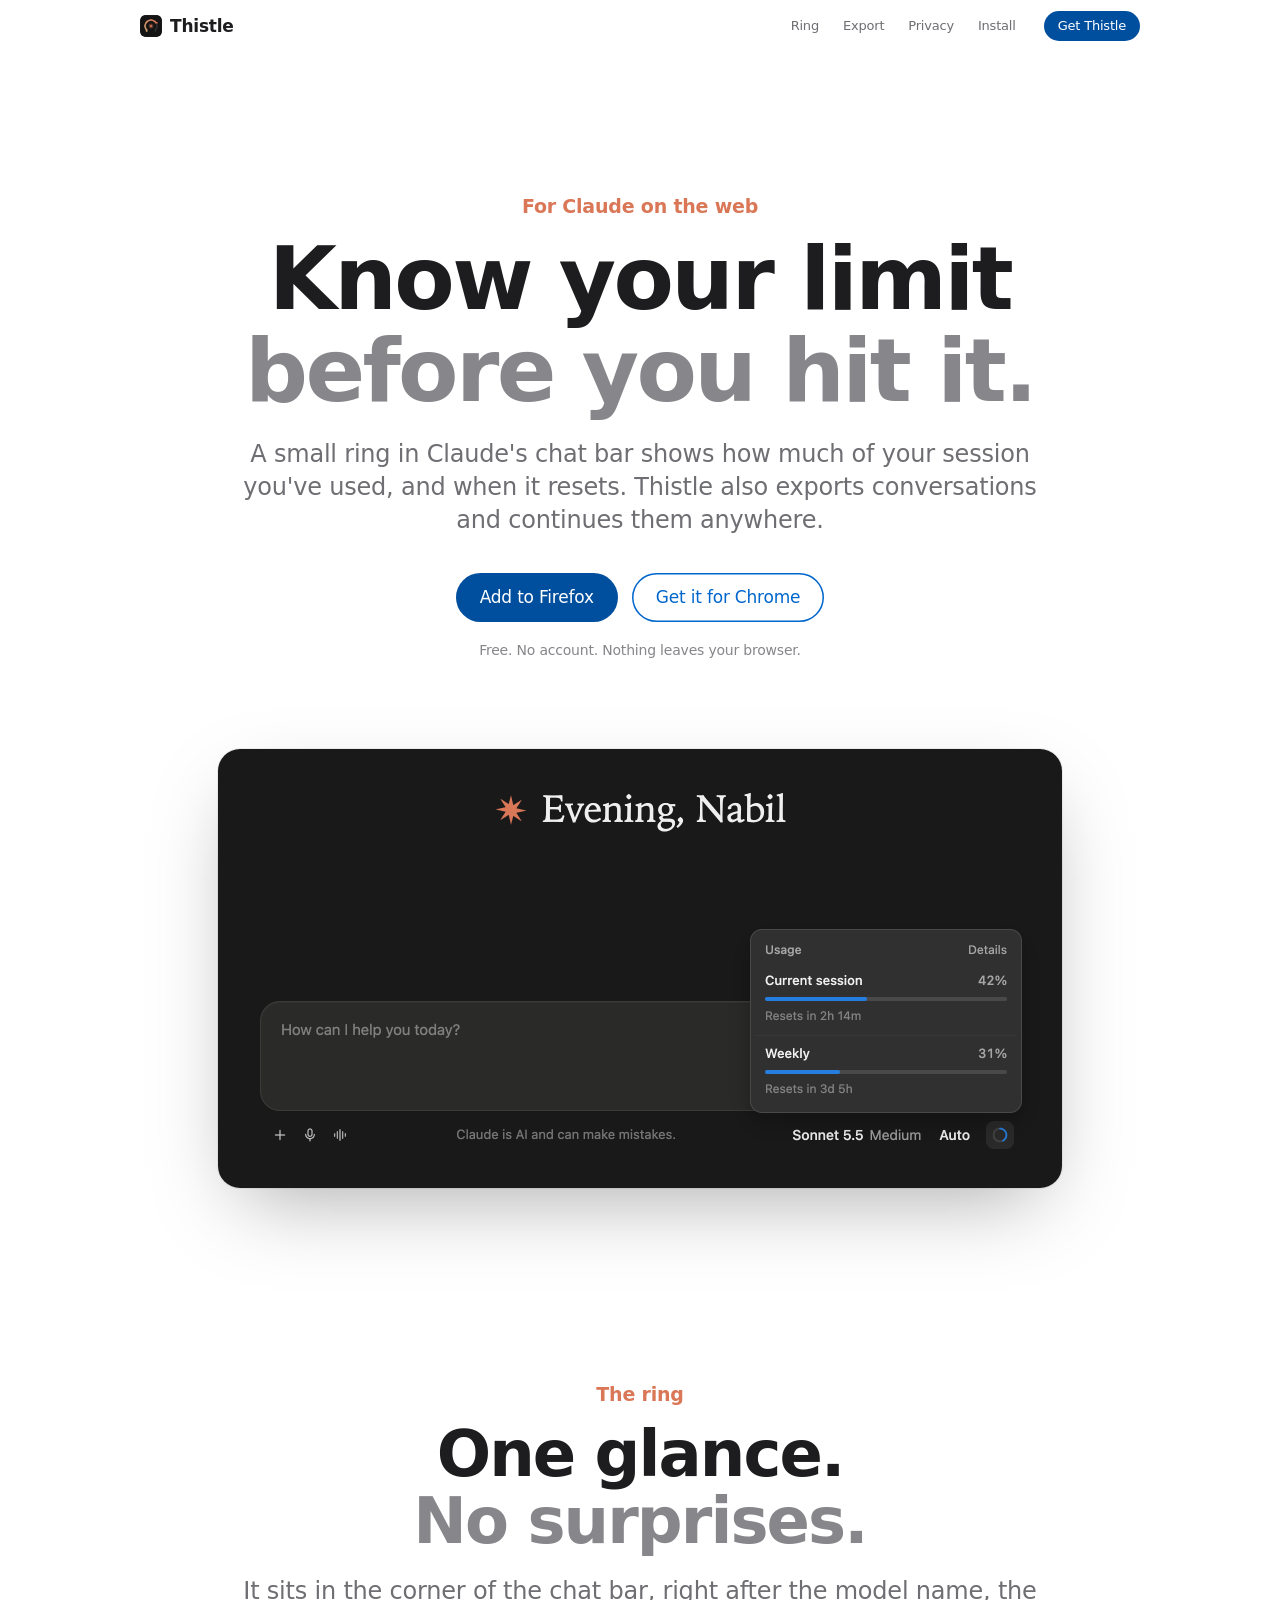
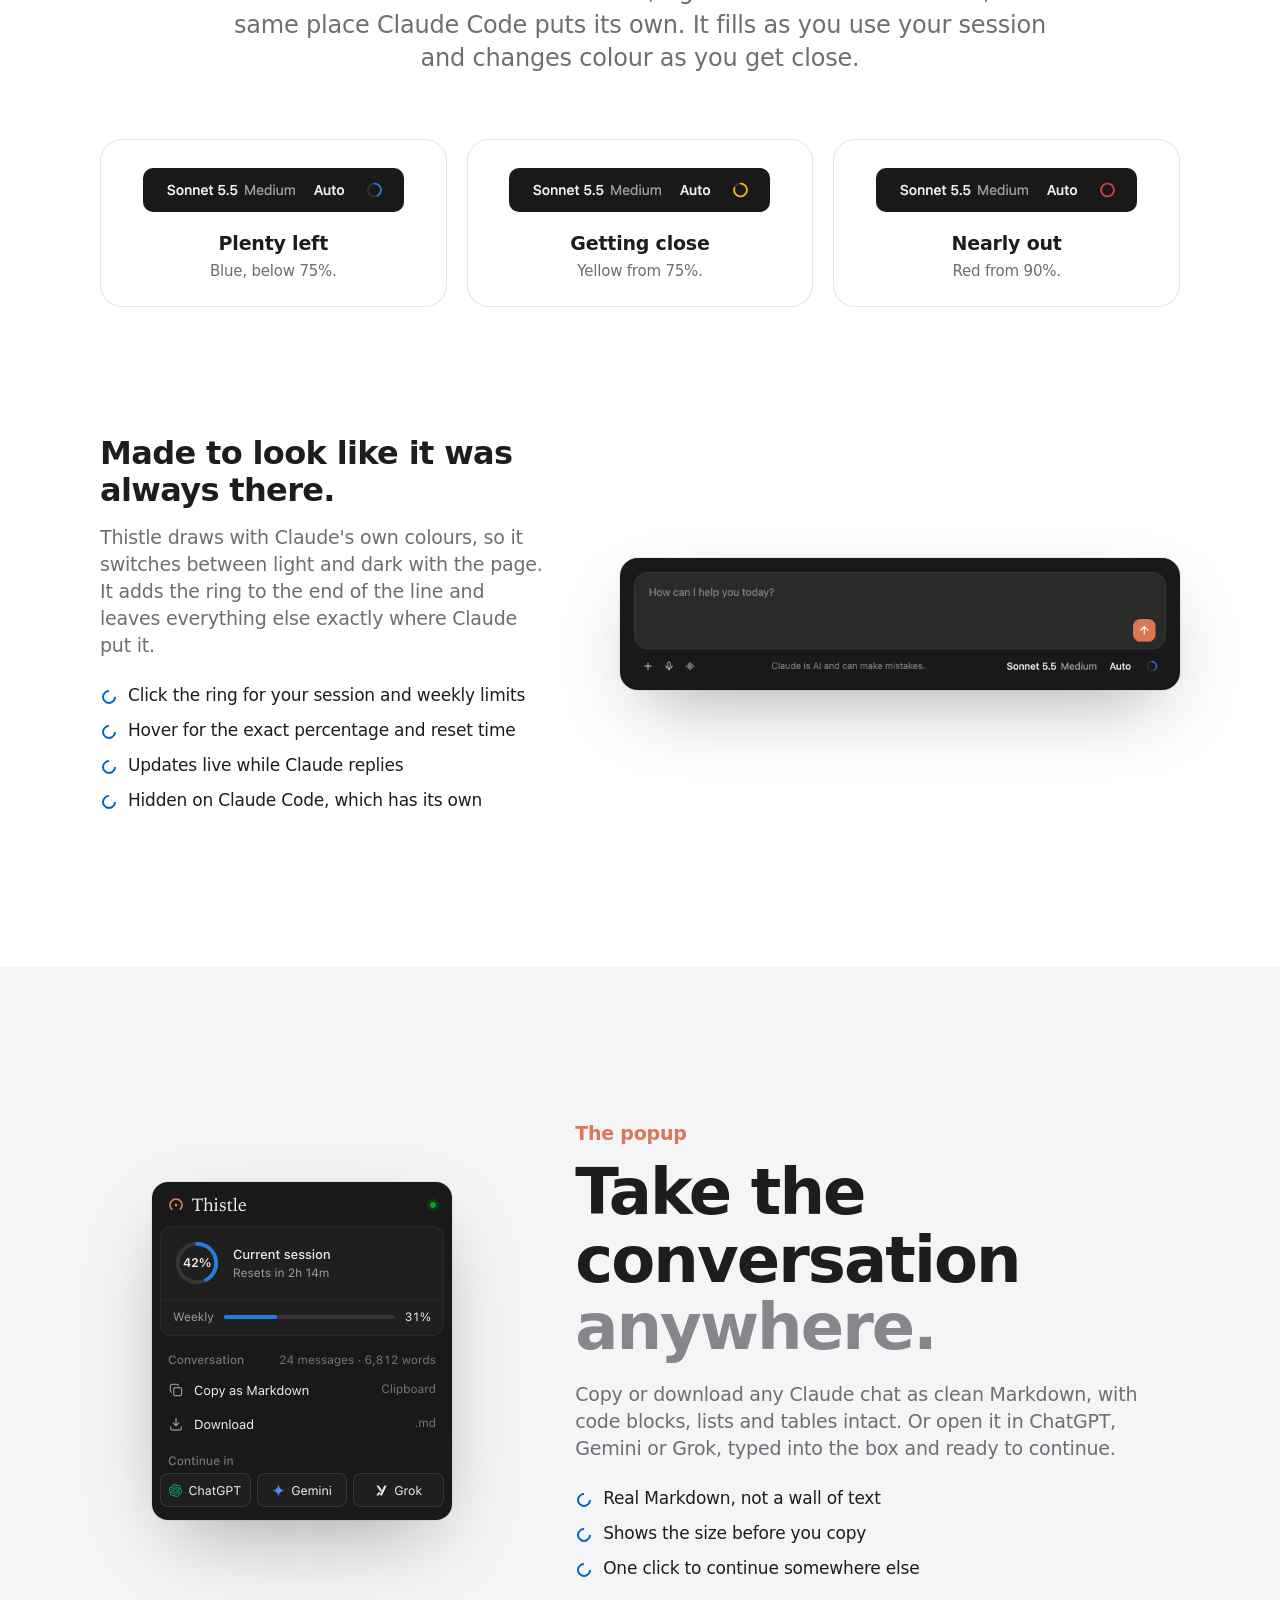
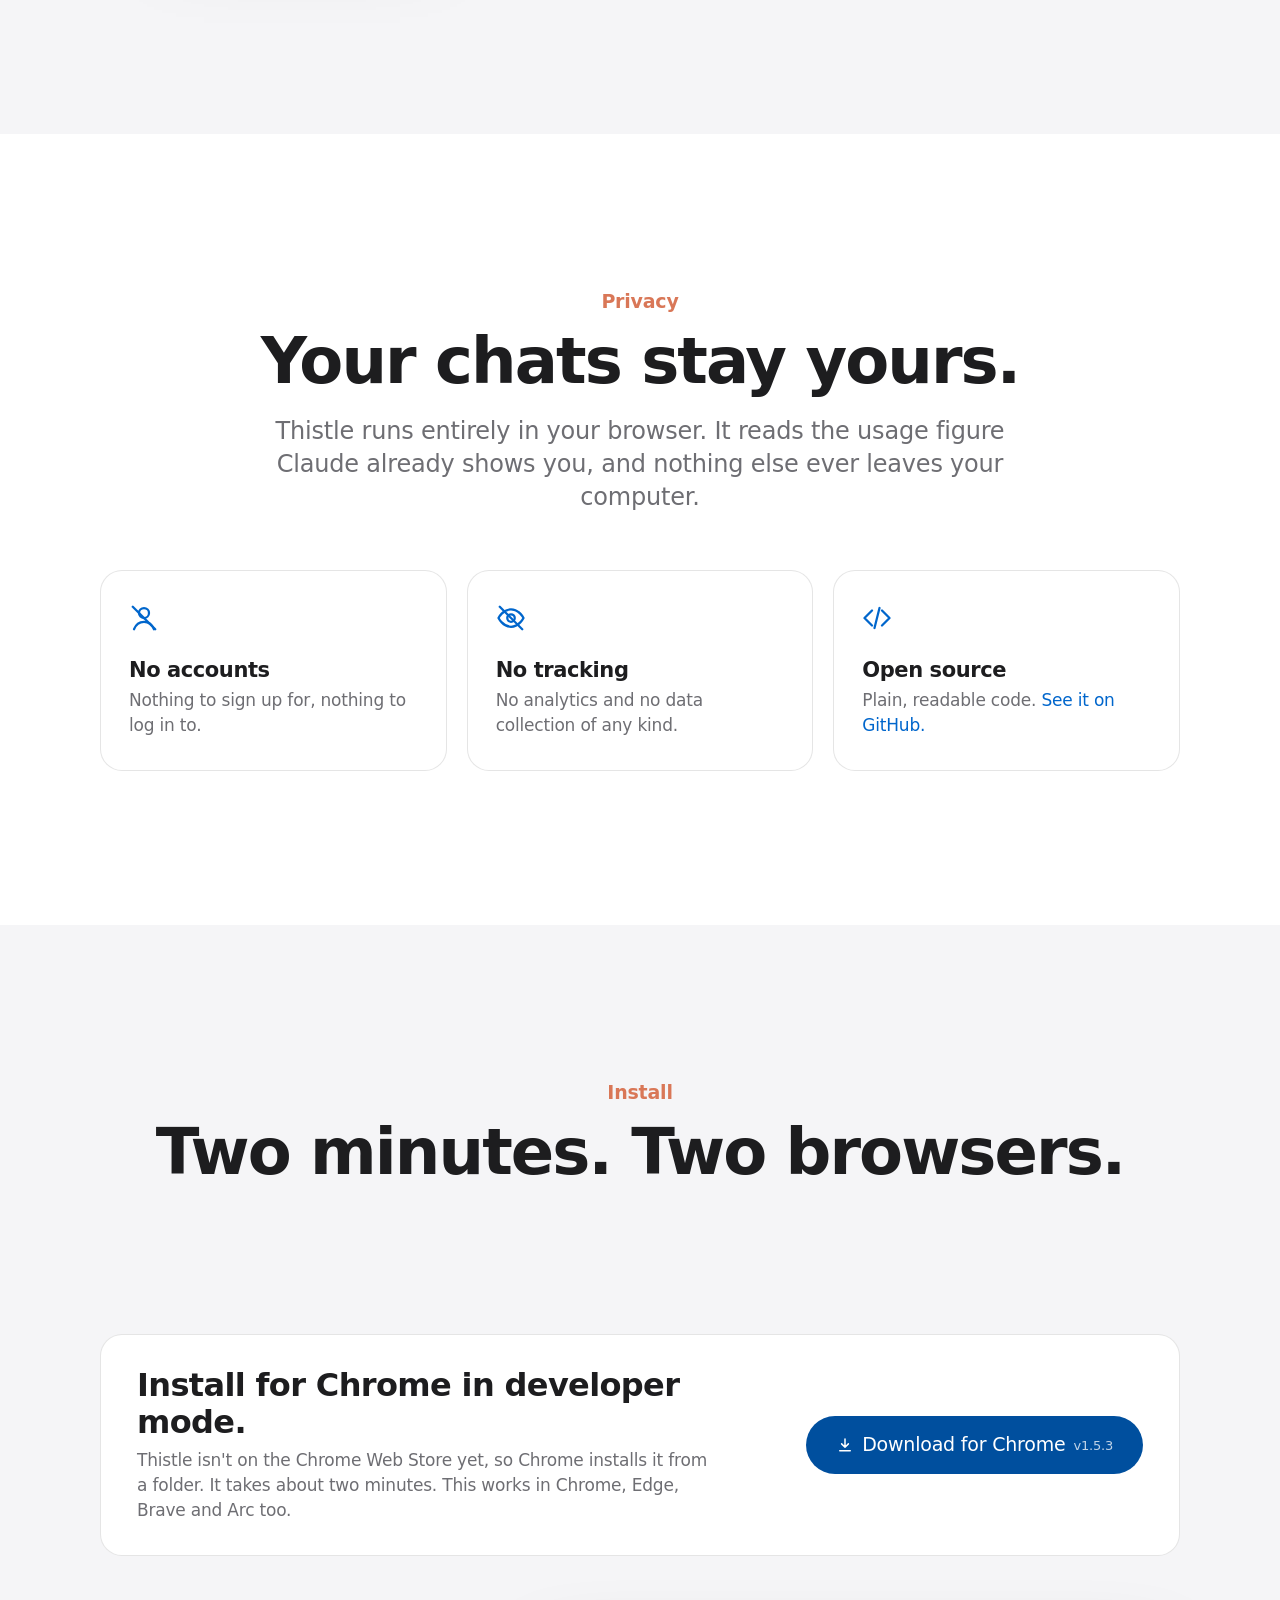
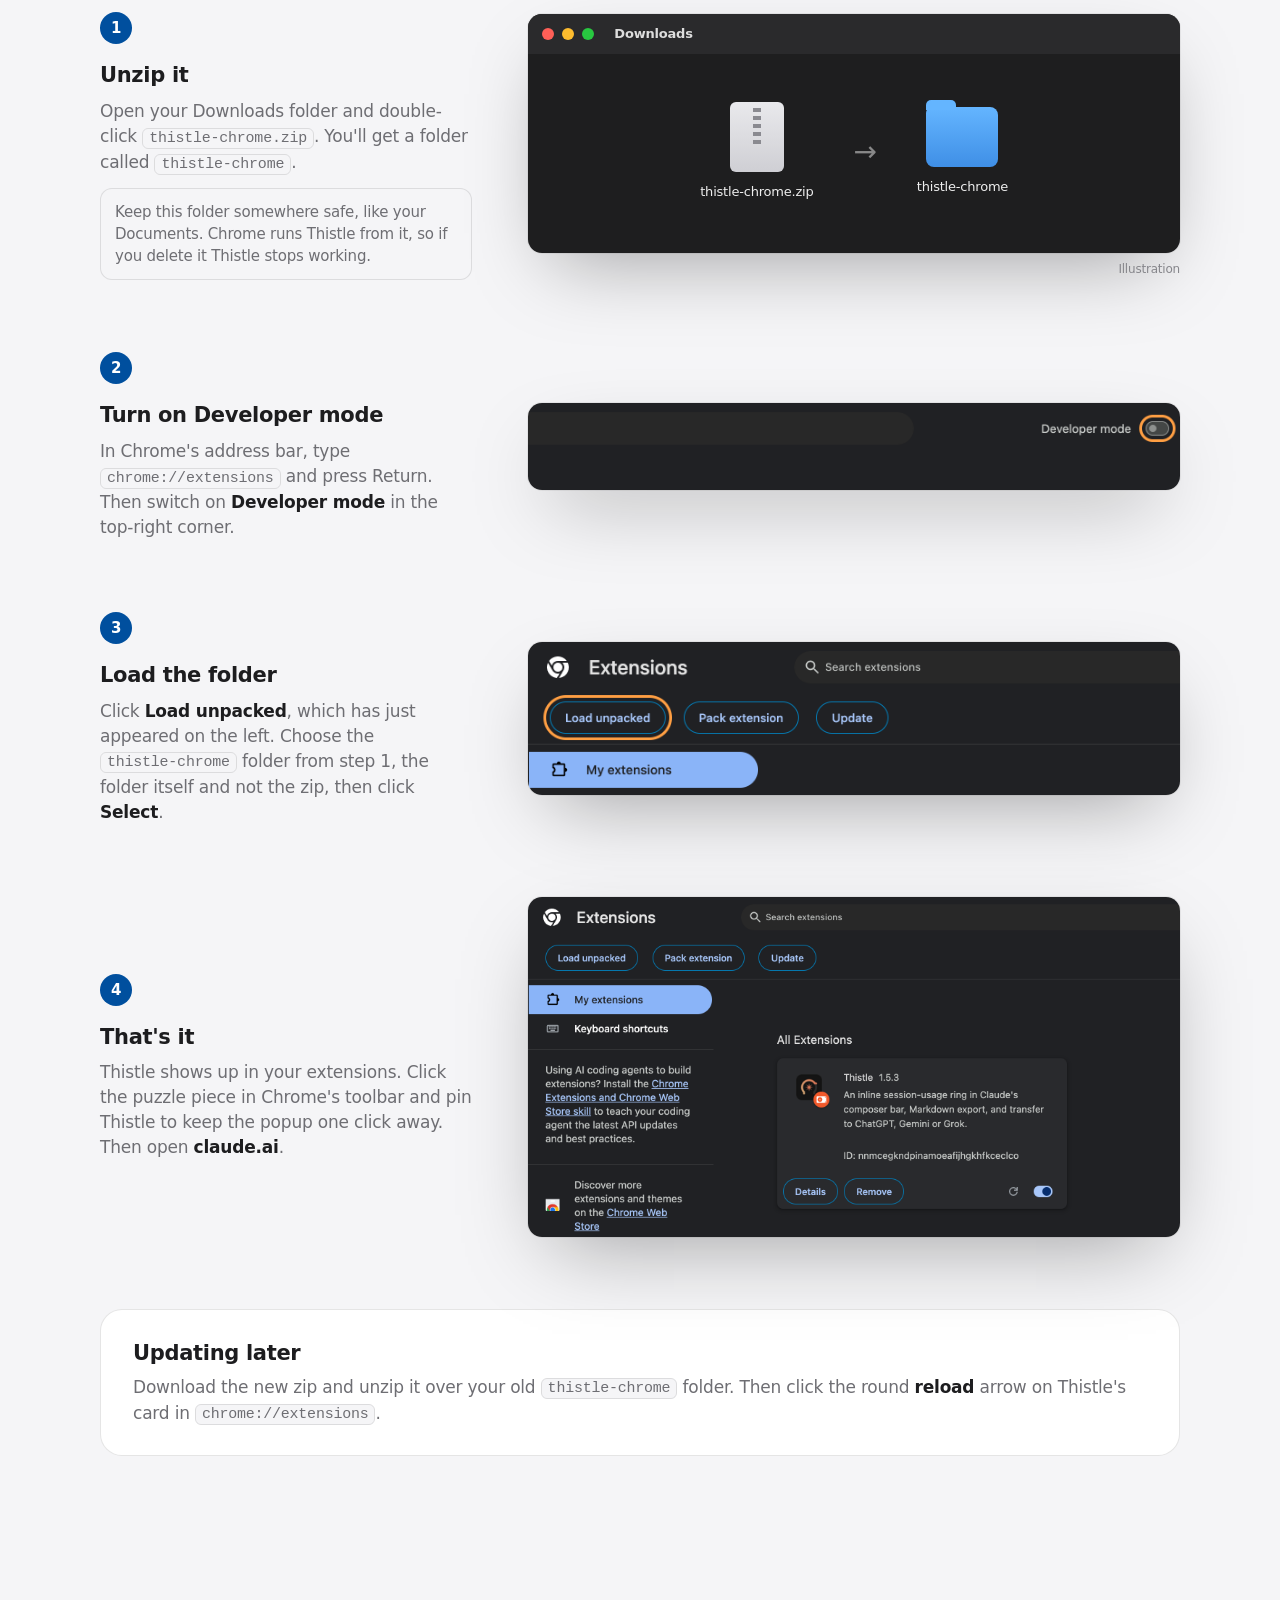
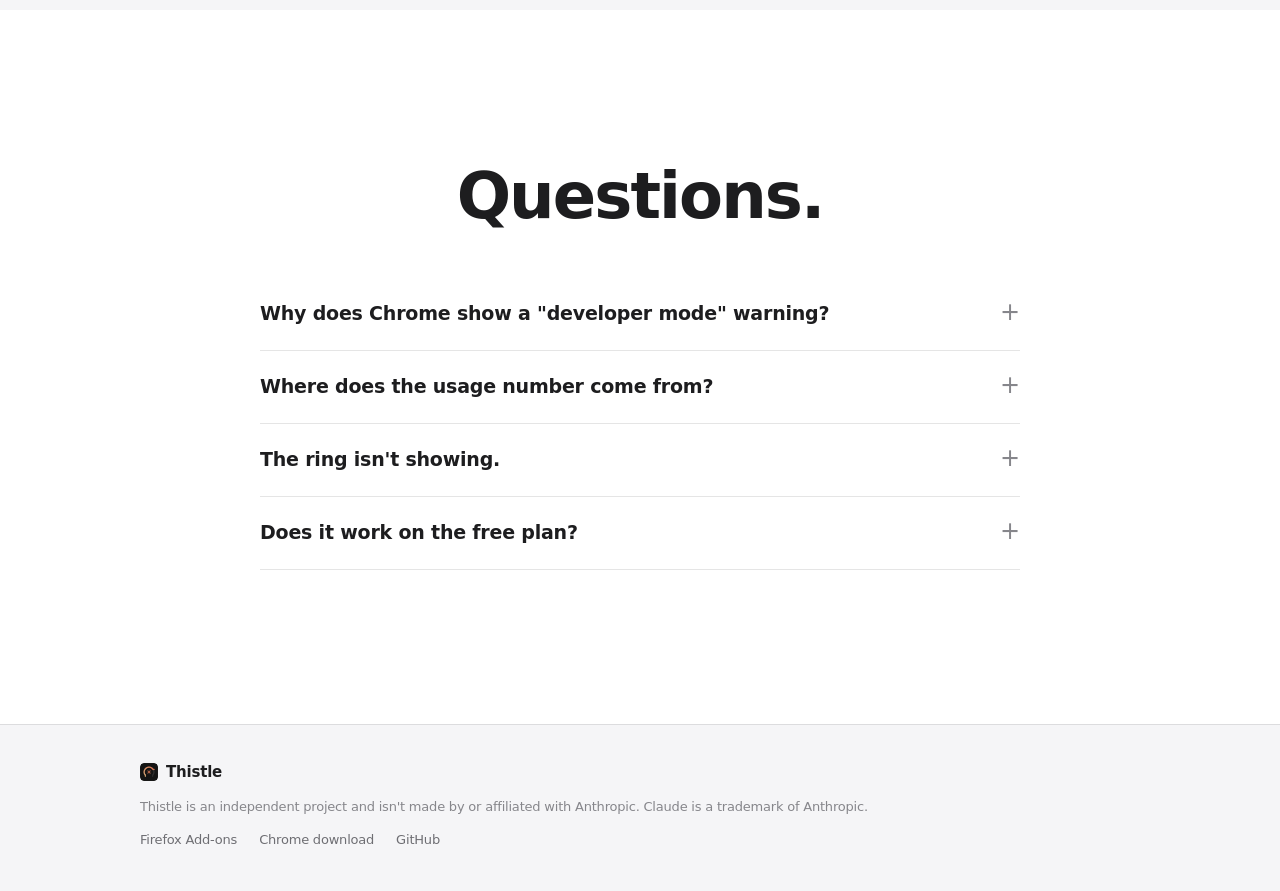
<file: site/index.html>
<!DOCTYPE html>
<html lang="en" class="no-js">
<head>
  <meta charset="utf-8">
  <meta name="viewport" content="width=device-width, initial-scale=1">
  <title>Thistle — Your Claude limit, at a glance</title>
  <meta name="description" content="Thistle adds a small usage ring to Claude's chat, exports conversations as clean Markdown, and continues them in ChatGPT, Gemini or Grok. For Firefox and Chrome.">
  <meta name="color-scheme" content="dark light">
  <meta property="og:title" content="Thistle — Your Claude limit, at a glance">
  <meta property="og:description" content="A usage ring in Claude's chat, clean Markdown export, and one-click continue in ChatGPT, Gemini or Grok.">
  <meta property="og:image" content="assets/shots/hero.png">
  <link rel="icon" href="assets/favicon.png">
  <link rel="stylesheet" href="styles.css">
</head>
<body>
  <header class="nav" id="nav">
    <div class="nav__inner">
      <a class="nav__brand" href="#top" aria-label="Thistle home">
        <img src="assets/icon.png" alt="" width="22" height="22">
        <span>Thistle</span>
      </a>
      <nav class="nav__links" aria-label="Sections">
        <a href="#ring">Ring</a>
        <a href="#export">Export</a>
        <a href="#privacy">Privacy</a>
        <a href="#install">Install</a>
      </nav>
      <a class="nav__cta" href="#install">Get Thistle</a>
    </div>
  </header>

  <main id="top">
    <!-- ============ Hero ============ -->
    <section class="hero">
      <p class="eyebrow reveal">For Claude on the web</p>
      <h1 class="hero__title reveal">Know your limit<br><span class="dim">before you hit it.</span></h1>
      <p class="hero__lede reveal">A small ring in Claude's chat bar shows how much of your session you've used, and when it resets. Thistle also exports conversations and continues them anywhere.</p>
      <div class="cta-row reveal">
        <a class="btn btn--primary" data-firefox href="https://addons.mozilla.org/en-US/firefox/addon/thistle-toolkit-for-claude/" rel="noopener">
          Add to Firefox
        </a>
        <a class="btn btn--secondary" href="#chrome">
          Get it for Chrome
        </a>
      </div>
      <p class="fineprint reveal">Free. No account. Nothing leaves your browser.</p>
      <figure class="hero__shot reveal">
        <img src="assets/shots/hero.png" alt="Claude's chat bar with Thistle's blue usage ring at the end of the footer, after the model name, and its panel open showing the current session at 42% resetting in 2 hours 14 minutes, and the weekly limit at 31%." width="844" height="439">
      </figure>
    </section>

    <!-- ============ Ring ============ -->
    <section class="section" id="ring">
      <div class="section__head">
        <p class="eyebrow reveal">The ring</p>
        <h2 class="reveal">One glance.<br><span class="dim">No surprises.</span></h2>
        <p class="lede reveal">It sits in the corner of the chat bar, right after the model name, the same place Claude Code puts its own. It fills as you use your session and changes colour as you get close.</p>
      </div>
      <div class="states">
        <figure class="state reveal">
          <img src="assets/shots/ring-blue.png" alt="The ring in blue, about 42% full, at the end of the footer." width="261" height="44">
          <figcaption><strong>Plenty left</strong><span>Blue, below 75%.</span></figcaption>
        </figure>
        <figure class="state reveal">
          <img src="assets/shots/ring-yellow.png" alt="The ring in yellow, about 80% full." width="261" height="44">
          <figcaption><strong>Getting close</strong><span>Yellow from 75%.</span></figcaption>
        </figure>
        <figure class="state reveal">
          <img src="assets/shots/ring-red.png" alt="The ring in red, almost full." width="261" height="44">
          <figcaption><strong>Nearly out</strong><span>Red from 90%.</span></figcaption>
        </figure>
      </div>

      <div class="split">
        <div class="split__text">
          <h3 class="reveal">Made to look like it was always there.</h3>
          <p class="reveal">Thistle draws with Claude's own colours, so it switches between light and dark with the page. It adds the ring to the end of the line and leaves everything else exactly where Claude put it.</p>
          <ul class="ticks reveal">
            <li>Click the ring for your session and weekly limits</li>
            <li>Hover for the exact percentage and reset time</li>
            <li>Updates live while Claude replies</li>
            <li>Hidden on Claude Code, which has its own</li>
          </ul>
        </div>
        <figure class="split__shot reveal">
          <img src="assets/shots/composer.png" alt="Claude's composer with plus, dictate and voice buttons on the left, the disclaimer centred, and Sonnet 5.5 Medium, Auto and Thistle's ring on the right." width="800" height="188">
        </figure>
      </div>
    </section>

    <!-- ============ Export ============ -->
    <section class="section section--alt" id="export">
      <div class="split split--reverse">
        <figure class="split__shot split__shot--popup reveal">
          <img src="assets/shots/popup.png" alt="Thistle's toolbar popup: a 42% session ring resetting in 2 hours 14 minutes, a weekly bar at 31%, Copy as Markdown and Download buttons, and Continue in ChatGPT, Gemini or Grok." width="300" height="338">
        </figure>
        <div class="split__text">
          <p class="eyebrow reveal">The popup</p>
          <h2 class="reveal">Take the conversation<br><span class="dim">anywhere.</span></h2>
          <p class="lede reveal">Copy or download any Claude chat as clean Markdown, with code blocks, lists and tables intact. Or open it in ChatGPT, Gemini or Grok, typed into the box and ready to continue.</p>
          <ul class="ticks reveal">
            <li>Real Markdown, not a wall of text</li>
            <li>Shows the size before you copy</li>
            <li>One click to continue somewhere else</li>
          </ul>
        </div>
      </div>
    </section>

    <!-- ============ Privacy ============ -->
    <section class="section" id="privacy">
      <div class="section__head">
        <p class="eyebrow reveal">Privacy</p>
        <h2 class="reveal">Your chats stay yours.</h2>
        <p class="lede reveal">Thistle runs entirely in your browser. It reads the usage figure Claude already shows you, and nothing else ever leaves your computer.</p>
      </div>
      <div class="cards">
        <div class="card reveal">
          <div class="card__icon" aria-hidden="true"><svg viewBox="0 0 24 24" fill="none" stroke="currentColor" stroke-width="1.8" stroke-linecap="round" stroke-linejoin="round"><circle cx="12" cy="8" r="4"/><path d="M4 21c1.5-4 4.5-6 8-6s6.5 2 8 6"/><path d="M3 3l18 18"/></svg></div>
          <h3>No accounts</h3>
          <p>Nothing to sign up for, nothing to log in to.</p>
        </div>
        <div class="card reveal">
          <div class="card__icon" aria-hidden="true"><svg viewBox="0 0 24 24" fill="none" stroke="currentColor" stroke-width="1.8" stroke-linecap="round" stroke-linejoin="round"><path d="M2 12s3.5-7 10-7 10 7 10 7-3.5 7-10 7S2 12 2 12Z"/><circle cx="12" cy="12" r="3"/><path d="M3 3l18 18"/></svg></div>
          <h3>No tracking</h3>
          <p>No analytics and no data collection of any kind.</p>
        </div>
        <div class="card reveal">
          <div class="card__icon" aria-hidden="true"><svg viewBox="0 0 24 24" fill="none" stroke="currentColor" stroke-width="1.8" stroke-linecap="round" stroke-linejoin="round"><path d="M8 6 2 12l6 6M16 6l6 6-6 6M14 4l-4 16"/></svg></div>
          <h3>Open source</h3>
          <p>Plain, readable code. <a href="https://github.com/leo-noble/Thistle" rel="noopener">See it on GitHub.</a></p>
        </div>
      </div>
    </section>

    <!-- ============ Install ============ -->
    <section class="section section--alt" id="install">
      <div class="section__head">
        <p class="eyebrow reveal">Install</p>
        <h2 class="reveal">Two minutes. Two browsers.</h2>
      </div>

      <div class="tabs reveal" role="tablist" aria-label="Choose your browser">
        <button class="tab" role="tab" id="tab-firefox" aria-controls="panel-firefox" aria-selected="false" data-tab="firefox">Firefox</button>
        <button class="tab" role="tab" id="tab-chrome" aria-controls="panel-chrome" aria-selected="true" data-tab="chrome">Chrome</button>
      </div>

      <!-- Firefox -->
      <div class="panel" role="tabpanel" id="panel-firefox" aria-labelledby="tab-firefox" hidden>
        <div class="firefox">
          <h3>Thistle is on Firefox Add-ons.</h3>
          <p>Install it like any other add-on. It updates itself.</p>
          <a class="btn btn--primary btn--large" data-firefox href="https://addons.mozilla.org/en-US/firefox/addon/thistle-toolkit-for-claude/" rel="noopener">Add to Firefox</a>
          <ol class="mini-steps">
            <li>Open the link and click <b>Add to Firefox</b>.</li>
            <li>Click <b>Add</b> when Firefox asks.</li>
            <li>Open <b>claude.ai</b>. The ring appears under the chat box.</li>
          </ol>
        </div>
      </div>

      <!-- Chrome -->
      <div class="panel" role="tabpanel" id="panel-chrome" aria-labelledby="tab-chrome">
        <div class="chrome-intro" id="chrome">
          <div>
            <h3>Install for Chrome in developer mode.</h3>
            <p>Thistle isn't on the Chrome Web Store yet, so Chrome installs it from a folder. It takes about two minutes. This works in Chrome, Edge, Brave and Arc too.</p>
          </div>
          <a class="btn btn--primary btn--large" href="downloads/thistle-chrome.zip" download>
            <svg viewBox="0 0 24 24" aria-hidden="true"><path fill="none" stroke="currentColor" stroke-width="2" stroke-linecap="round" stroke-linejoin="round" d="M12 4v11m0 0 4.5-4.5M12 15l-4.5-4.5M5 19.5h14"/></svg>
            Download for Chrome
            <span class="btn__meta" data-version></span>
          </a>
        </div>

        <ol class="steps">
          <li class="step reveal">
            <div class="step__text">
              <span class="step__n">1</span>
              <h4>Unzip it</h4>
              <p>Open your Downloads folder and double-click <code>thistle-chrome.zip</code>. You'll get a folder called <code>thistle-chrome</code>.</p>
              <p class="note">Keep this folder somewhere safe, like your Documents. Chrome runs Thistle from it, so if you delete it Thistle stops working.</p>
            </div>
            <figure class="step__shot step__shot--drawn" aria-label="Illustration: the zip file in Downloads becomes a folder named thistle-chrome.">
              <div class="finder">
                <div class="finder__bar"><i></i><i></i><i></i><span>Downloads</span></div>
                <div class="finder__body">
                  <div class="file">
                    <div class="file__zip" aria-hidden="true"></div>
                    <span>thistle-chrome.zip</span>
                  </div>
                  <div class="arrow" aria-hidden="true">→</div>
                  <div class="file">
                    <div class="file__folder" aria-hidden="true"></div>
                    <span>thistle-chrome</span>
                  </div>
                </div>
              </div>
              <figcaption>Illustration</figcaption>
            </figure>
          </li>

          <li class="step reveal">
            <div class="step__text">
              <span class="step__n">2</span>
              <h4>Turn on Developer mode</h4>
              <p>In Chrome's address bar, type <code class="copy" data-copy="chrome://extensions">chrome://extensions</code> and press Return. Then switch on <b>Developer mode</b> in the top-right corner.</p>
            </div>
            <figure class="step__shot">
              <img src="assets/shots/chrome-2-developer-mode.png" alt="Chrome's Extensions page with the Developer mode switch in the top-right corner outlined." width="720" height="96">
            </figure>
          </li>

          <li class="step reveal">
            <div class="step__text">
              <span class="step__n">3</span>
              <h4>Load the folder</h4>
              <p>Click <b>Load unpacked</b>, which has just appeared on the left. Choose the <code>thistle-chrome</code> folder from step 1, the folder itself and not the zip, then click <b>Select</b>.</p>
            </div>
            <figure class="step__shot">
              <img src="assets/shots/chrome-3-load-unpacked.png" alt="Chrome's Extensions page with Developer mode on and the Load unpacked button outlined." width="720" height="170">
            </figure>
          </li>

          <li class="step reveal">
            <div class="step__text">
              <span class="step__n">4</span>
              <h4>That's it</h4>
              <p>Thistle shows up in your extensions. Click the puzzle piece in Chrome's toolbar and pin Thistle to keep the popup one click away. Then open <b>claude.ai</b>.</p>
            </div>
            <figure class="step__shot">
              <img src="assets/shots/chrome-4-installed.png" alt="Chrome's Extensions page listing Thistle with its icon, description and the on switch enabled." width="900" height="470">
            </figure>
          </li>
        </ol>

        <div class="update">
          <h4>Updating later</h4>
          <p>Download the new zip and unzip it over your old <code>thistle-chrome</code> folder. Then click the round <b>reload</b> arrow on Thistle's card in <code>chrome://extensions</code>.</p>
        </div>
      </div>
    </section>

    <!-- ============ FAQ ============ -->
    <section class="section" id="faq">
      <div class="section__head">
        <h2 class="reveal">Questions.</h2>
      </div>
      <div class="faq">
        <details class="reveal">
          <summary>Why does Chrome show a "developer mode" warning?</summary>
          <p>Chrome reminds you about any extension that isn't from the Chrome Web Store. It's expected for Thistle. You can close the reminder, and Thistle keeps working.</p>
        </details>
        <details class="reveal">
          <summary>Where does the usage number come from?</summary>
          <p>From claude.ai itself, the same figure Claude uses for its own usage limits. Thistle asks your open Claude tab for it, so it uses your existing sign-in and nothing is sent anywhere else.</p>
        </details>
        <details class="reveal">
          <summary>The ring isn't showing.</summary>
          <p>Reload the Claude tab once after installing. The ring appears on Claude chat pages, under the chat box. It's hidden on Claude Code on the web, which already has its own.</p>
        </details>
        <details class="reveal">
          <summary>Does it work on the free plan?</summary>
          <p>Yes. Before you've sent a message in a session the ring shows 0%, and it fills as you go.</p>
        </details>
      </div>
    </section>
  </main>

  <footer class="footer">
    <div class="footer__inner">
      <div class="footer__brand"><img src="assets/icon.png" alt="" width="18" height="18"> Thistle</div>
      <p>Thistle is an independent project and isn't made by or affiliated with Anthropic. Claude is a trademark of Anthropic.</p>
      <nav aria-label="Links">
        <a data-firefox href="https://addons.mozilla.org/en-US/firefox/addon/thistle-toolkit-for-claude/" rel="noopener">Firefox Add-ons</a>
        <a href="downloads/thistle-chrome.zip" download>Chrome download</a>
        <a href="https://github.com/leo-noble/Thistle" rel="noopener">GitHub</a>
      </nav>
    </div>
  </footer>

  <script src="main.js"></script>
</body>
</html>
</file>
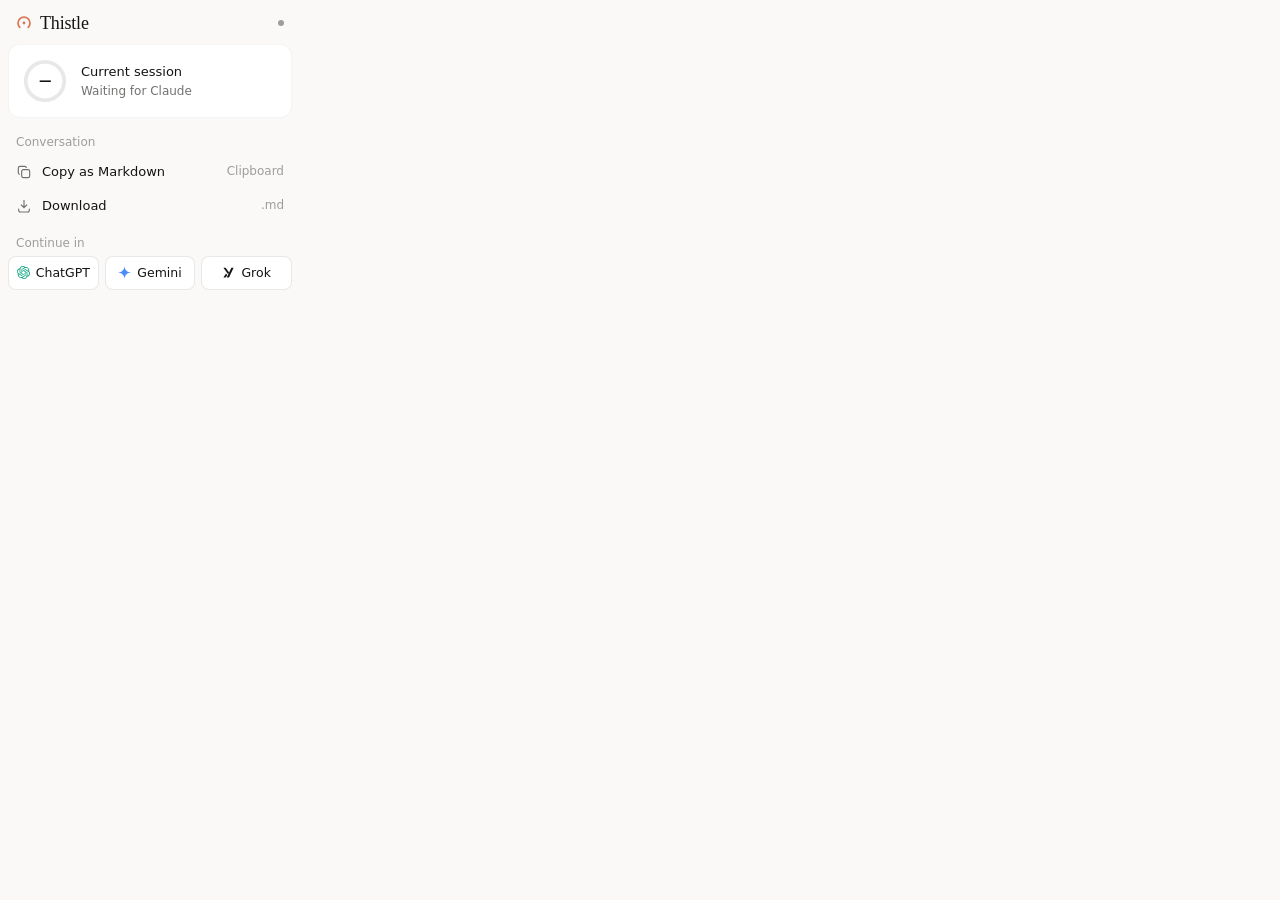
<file: popup/popup.html>
<!DOCTYPE html>
<html lang="en">
<head>
  <meta charset="UTF-8">
  <meta name="viewport" content="width=device-width, initial-scale=1.0">
  <meta name="color-scheme" content="light dark">
  <title>Thistle</title>
  <link rel="stylesheet" href="popup.css">
</head>
<body>
  <header class="top">
    <!-- The gauge from icons/, redrawn as a stroke so it takes the clay from
         CSS. Inline SVG rather than an <img> of the PNG so it stays crisp at
         any zoom. -->
    <svg class="top__mark" viewBox="0 0 24 24" fill="none" aria-hidden="true">
      <path d="M5.6 18.4A9 9 0 1 1 18.4 18.4" stroke="currentColor"
            stroke-width="2.6" stroke-linecap="round"/>
      <circle cx="12" cy="12" r="2.1" fill="currentColor"/>
    </svg>
    <h1>Thistle</h1>
    <!-- Whether there is a claude.ai tab to act on — the one piece of state
         the whole panel depends on. -->
    <span class="dot" id="statusDot" data-off title="No claude.ai tab"></span>
  </header>

  <!-- Usage. The same ring as the in-page gauge — r=8 in a 20x20 box, sweep
       driven by stroke-dashoffset from twelve o'clock — drawn large, with the
       figure inside it. popup.js pins the dasharray to the circumference. -->
  <section class="usage" id="usageStatus" data-needs-tab>
    <div class="usage__dial">
      <svg class="usage__ring" viewBox="0 0 20 20" aria-hidden="true">
        <circle class="usage__ring-track" cx="10" cy="10" r="8"/>
        <circle class="usage__ring-fill" id="usageRing" cx="10" cy="10" r="8"/>
      </svg>
      <span class="usage__pct" id="usagePct">—</span>
    </div>
    <div class="usage__body">
      <p class="usage__label">Current session</p>
      <p class="usage__reset" id="usageReset">Waiting for Claude</p>
    </div>
  </section>

  <div class="weekly" id="weeklyRow" hidden>
    <span class="weekly__label">Weekly</span>
    <span class="weekly__meter"><span class="weekly__fill" id="weeklyFill"></span></span>
    <span class="weekly__pct" id="weeklyPct"></span>
  </div>

  <main class="stack">
    <section class="group" data-needs-tab>
      <div class="group__head">
        <p class="label">Conversation</p>
        <p class="hint" id="contextHint"></p>
      </div>
      <!-- Menu rows rather than chips: an icon, a label, and the target on
           the right — the shape of Claude's own menus. -->
      <button class="row" data-copy="markdown" title="Copy the whole conversation to the clipboard as Markdown">
        <svg viewBox="0 0 24 24" fill="none" aria-hidden="true">
          <rect x="8.5" y="8.5" width="12" height="12" rx="2.5" stroke="currentColor" stroke-width="1.7"/>
          <path d="M15.5 5.2A2.5 2.5 0 0 0 13 3.5H6A2.5 2.5 0 0 0 3.5 6v7a2.5 2.5 0 0 0 1.7 2.4"
                stroke="currentColor" stroke-width="1.7" stroke-linecap="round"/>
        </svg>
        <span class="row__label">Copy as Markdown</span>
        <span class="row__meta">Clipboard</span>
      </button>
      <button class="row" data-download="markdown" title="Save the whole conversation as a .md file">
        <svg viewBox="0 0 24 24" fill="none" aria-hidden="true">
          <path d="M12 3.5v11m0 0 4-4m-4 4-4-4" stroke="currentColor"
                stroke-width="1.7" stroke-linecap="round" stroke-linejoin="round"/>
          <path d="M4 16.5v2A2.5 2.5 0 0 0 6.5 21h11a2.5 2.5 0 0 0 2.5-2.5v-2"
                stroke="currentColor" stroke-width="1.7" stroke-linecap="round"/>
        </svg>
        <span class="row__label">Download</span>
        <span class="row__meta">.md</span>
      </button>
    </section>

    <section class="group" data-needs-tab>
      <div class="group__head">
        <p class="label">Continue in</p>
      </div>
      <div class="targets">
        <button class="target" data-transfer="chatgpt" style="--brand: #10a37f"
                title="Open ChatGPT with this conversation in the composer">
          <svg viewBox="0 0 24 24" fill="currentColor" aria-hidden="true">
            <path d="M22.28 9.82a5.98 5.98 0 0 0-.52-4.91 6.05 6.05 0 0 0-6.51-2.9A6.07 6.07 0 0 0 4.98 4.18a5.98 5.98 0 0 0-4 2.9 6.05 6.05 0 0 0 .75 7.1 5.98 5.98 0 0 0 .51 4.91 6.05 6.05 0 0 0 6.51 2.9A5.98 5.98 0 0 0 13.26 24a6.06 6.06 0 0 0 5.77-4.21 5.99 5.99 0 0 0 4-2.9 6.06 6.06 0 0 0-.75-7.07Zm-9.02 12.61a4.48 4.48 0 0 1-2.88-1.04l.14-.08 4.78-2.76a.79.79 0 0 0 .4-.68v-6.74l2.02 1.17a.07.07 0 0 1 .04.05v5.59a4.5 4.5 0 0 1-4.5 4.49Zm-9.66-4.13a4.47 4.47 0 0 1-.53-3.01l.14.08 4.78 2.76a.77.77 0 0 0 .78 0l5.84-3.37v2.34a.08.08 0 0 1-.03.06L9.74 19.95a4.5 4.5 0 0 1-6.14-1.65ZM2.34 7.9a4.49 4.49 0 0 1 2.37-1.98v5.68a.77.77 0 0 0 .39.68l5.81 3.35-2.02 1.17a.08.08 0 0 1-.07 0l-4.83-2.79A4.5 4.5 0 0 1 2.34 7.9Zm16.6 3.86-5.84-3.4 2.02-1.16a.08.08 0 0 1 .07 0l4.83 2.79a4.49 4.49 0 0 1-.68 8.1v-5.67a.79.79 0 0 0-.4-.67Zm2.01-3.03-.14-.08-4.77-2.78a.78.78 0 0 0-.79 0L9.41 9.23V6.9a.07.07 0 0 1 .03-.06l4.83-2.79a4.5 4.5 0 0 1 6.68 4.66ZM8.31 12.86l-2.02-1.16a.08.08 0 0 1-.04-.06V6.07a4.5 4.5 0 0 1 7.38-3.45l-.14.08-4.78 2.76a.79.79 0 0 0-.4.68Zm1.1-2.36 2.6-1.5 2.61 1.5v3l-2.6 1.5-2.6-1.5Z"/>
          </svg>
          <span>ChatGPT</span>
        </button>
        <button class="target" data-transfer="gemini" style="--brand: #4c8df6"
                title="Open Gemini with this conversation in the composer">
          <svg viewBox="0 0 24 24" fill="currentColor" aria-hidden="true">
            <path d="M12 0c0 6.63 5.37 12 12 12-6.63 0-12 5.37-12 12 0-6.63-5.37-12-12-12C6.63 12 12 6.63 12 0Z"/>
          </svg>
          <span>Gemini</span>
        </button>
        <button class="target" data-transfer="grok" title="Open Grok with this conversation in the composer">
          <svg viewBox="0 0 24 24" fill="currentColor" aria-hidden="true">
            <path d="M2.6 3h4.13l6.3 8.9-2.07 2.93L2.6 3Zm0 18h4.13l2.9-4.13-2.07-2.94L2.6 21ZM21.4 3h-4.13L8.75 21h4.14L21.4 3Z"/>
          </svg>
          <span>Grok</span>
        </button>
      </div>
    </section>
  </main>

  <div class="toast" id="toast" role="status" aria-live="polite"></div>

  <script src="popup.js"></script>
</body>
</html>
</file>
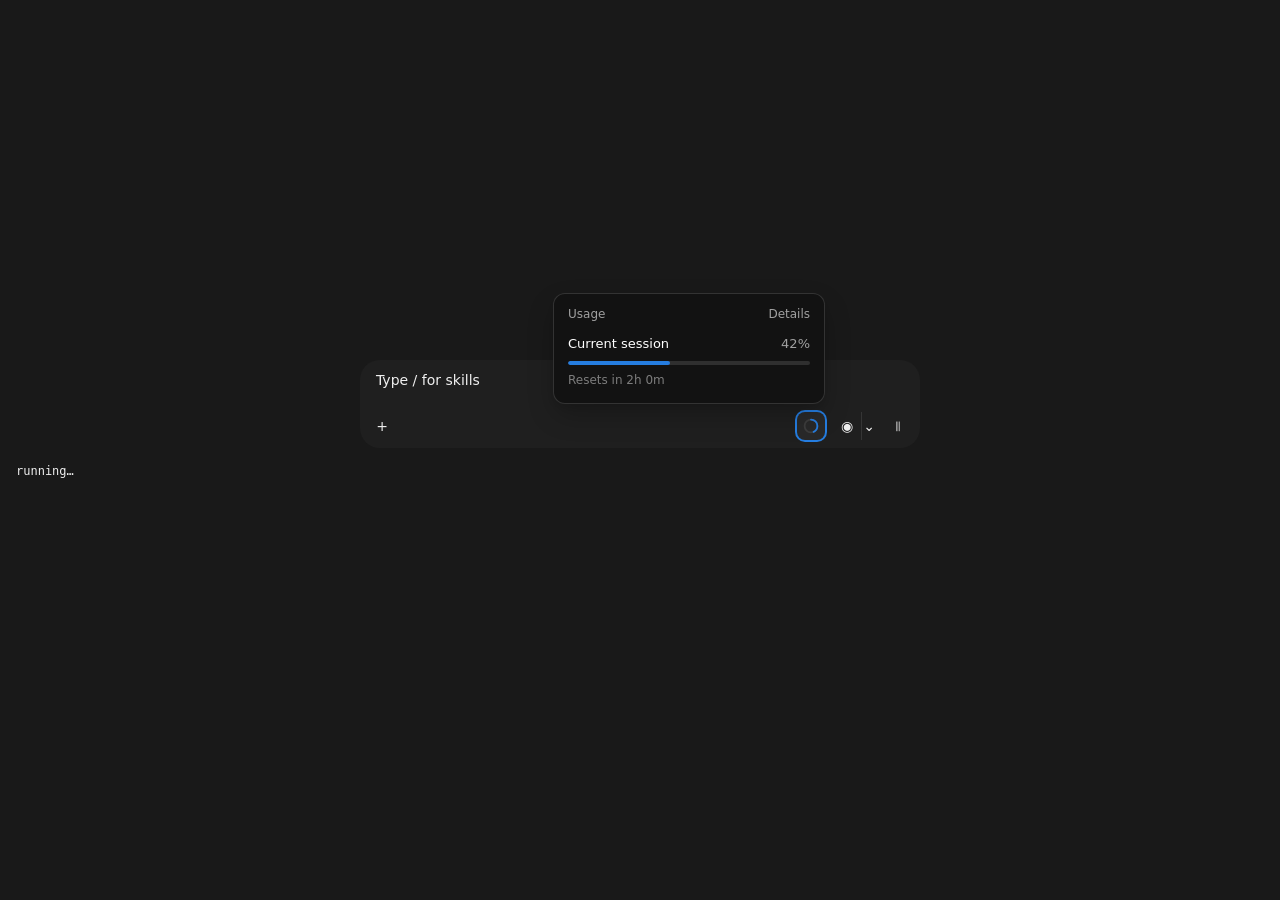
<file: test/composer.html>
<!DOCTYPE html>
<!-- Fixture for the gauge's anchoring in claude.ai's current composer. Not
     shipped.

     test/gauge.html models the composer as it was: a flex row with the mic
     and send as direct children. The current one is shaped differently, and
     every difference is one that broke the gauge:

       - Both control clusters are absolutely positioned over the bottom of
         the editor card, and the right-hand cluster is pointer-events: none
         (only its buttons opt back in). A gauge inserted into it inherited
         that and could not be clicked.
       - Dictation is a split button — the mic and a microphone-picker chevron
         in one rounded outline — and the mic button sits inside it behind two
         `display: contents` segment wrappers. Anchoring beside the button put
         the gauge inside the split, between its halves.
       - The split sits in a stack of single-child cells in a grid that
         overlays it with whatever replaces it; send and voice mode share
         another grid cell the same way.

     The DOM below is that structure, reduced to the elements and the layout
     properties that matter, with the class names the page uses where they
     are what usage.js keys on. Open it and read #out. -->
<html lang="en">
<head>
<meta charset="utf-8">
<meta name="viewport" content="width=device-width, initial-scale=1">
<title>composer anchoring fixture</title>
<link rel="stylesheet" href="../content/usage.css">
<style>
  html { color-scheme: dark; }
  body { margin: 0; background: #191919; color: #ffffffed; font: 14px system-ui; }
  main { max-width: 560px; margin: 40vh auto 0; padding: 0 16px; }
  .card { position: relative; background: #1f1f1f; border-radius: 20px; padding: 8px; }
  .editor-wrap { padding-bottom: 36px; }
  .editor { min-height: 28px; padding: 4px 8px; outline: none; }
  .lead { position: absolute; bottom: 8px; left: 8px; display: flex; align-items: center; }
  .trail { position: absolute; bottom: 8px; right: 8px; display: flex; gap: 8px; pointer-events: none; }
  .trail button { pointer-events: auto; }
  .flex { display: flex; align-items: center; }
  .gap-2 { gap: 8px; justify-content: flex-end; }
  .grid { display: grid; align-items: center; justify-items: end; }
  .cell { grid-column-start: 1; grid-row-start: 1; display: flex; align-items: center; }
  .contents { display: contents; }
  .split { position: relative; display: inline-flex; align-items: stretch; border-radius: 8px; }
  .divider { width: 1px; align-self: stretch; background: #ffffff1a; }
  button { width: 28px; height: 28px; padding: 0; border: 0; border-radius: 8px;
           background: transparent; color: inherit; font: inherit; cursor: pointer; }
  button.chev { width: 14px; }
  #out { white-space: pre; font: 12px ui-monospace, monospace; padding: 16px; }
</style>
</head>
<body>
  <main>
    <div class="card" id="card">
      <div class="editor-wrap">
        <div class="editor" contenteditable="true" data-testid="chat-input">Type / for skills</div>
      </div>
      <div class="lead">
        <button data-testid="chat-input-attach" aria-label="Add files, connectors, and more">+</button>
      </div>
      <div class="trail" id="trail">
        <div class="flex gap-2" id="dictateCluster">
          <div class="grid">
            <div class="cell">
              <div class="flex" id="composer-dictate">
                <div class="split group/split" aria-label="Dictate">
                  <div class="contents" data-cds-segment><div class="contents">
                    <button aria-label="Dictate" id="mic">◉</button>
                  </div></div>
                  <span class="divider"></span>
                  <div class="contents" data-cds-segment>
                    <button class="chev" aria-label="Microphone">⌄</button>
                  </div>
                </div>
              </div>
            </div>
          </div>
        </div>
        <div class="grid" id="sendCell">
          <div class="cell"><button aria-label="Use voice mode" id="voice">⦀</button></div>
        </div>
      </div>
    </div>
  </main>
  <div id="out">running…</div>

  <script>
    // Same stub as gauge.html: just enough bridge for usage.js to mount.
    globalThis.__handlers = {};
    globalThis.Thistle = {
      injectBridgeOnce: () => Promise.resolve(true),
      bridge: {
        on(name, fn) {
          (globalThis.__handlers[name] = globalThis.__handlers[name] || []).push(fn);
        },
        requestUsage: () => Promise.resolve(null),
      },
    };
    globalThis.__emit = function (name, payload) {
      for (const fn of globalThis.__handlers[name] || []) fn(payload);
    };
  </script>
  <script src="../content/usage.js"></script>
  <script>
    (async function () {
      const settle = () => new Promise((r) => setTimeout(r, 200));
      const bar = () => document.querySelector(".th-usage");
      const results = [];
      async function check(name, fn) {
        let ok = false;
        try { ok = !!(await fn()); } catch (e) { ok = false; }
        results.push((ok ? "PASS  " : "FAIL  ") + name);
      }

      await settle();
      __emit("th:limit", { windows: { "5h": { utilization: 0.42, resets_at: Date.now() / 1000 + 7200 } } });
      await settle();

      await check("mounted", () => !!bar());
      await check("not inside the split button", () => !bar().closest(".split"));
      await check("not inside a stacked grid cell", () => !bar().closest(".grid"));
      await check("immediately before the dictation cluster", () =>
        bar().nextElementSibling === document.getElementById("dictateCluster"));
      await check("in the trailing toolbar", () => bar().parentElement.id === "trail");
      await check("left of the mic, on its line", () => {
        const g = bar().getBoundingClientRect();
        const m = document.getElementById("mic").getBoundingClientRect();
        return g.right <= m.left && Math.abs(g.top + g.height / 2 - (m.top + m.height / 2)) <= 1;
      });
      await check("takes clicks despite the cluster's pointer-events: none", () => {
        const g = bar().getBoundingClientRect();
        const hit = document.elementFromPoint(g.left + g.width / 2, g.top + g.height / 2);
        return getComputedStyle(bar()).pointerEvents === "auto" && !!hit && bar().contains(hit);
      });
      await check("click opens the panel", async () => {
        bar().click();
        await settle();
        return document.querySelector(".th-usage__popover").hasAttribute("data-open");
      });
      await check("Escape closes it", async () => {
        document.dispatchEvent(new KeyboardEvent("keydown", { key: "Escape", bubbles: true }));
        await settle();
        return !document.querySelector(".th-usage__popover").hasAttribute("data-open");
      });
      await check("Enter on the focused gauge opens it", async () => {
        bar().focus();
        bar().dispatchEvent(new KeyboardEvent("keydown", { key: "Enter", bubbles: true }));
        await settle();
        const open = document.querySelector(".th-usage__popover").hasAttribute("data-open");
        const expanded = bar().getAttribute("aria-expanded") === "true";
        document.dispatchEvent(new KeyboardEvent("keydown", { key: "Escape", bubbles: true }));
        return open && expanded;
      });
      await check("typing (mic unmounts) → holds its place", async () => {
        const before = bar().getBoundingClientRect();
        document.getElementById("composer-dictate").remove();
        await settle();
        const now = bar().getBoundingClientRect();
        return bar().parentElement.id === "trail" && Math.abs(now.top - before.top) <= 1;
      });

      /* A trailing toolbar holding the mic and nothing else. With no
         neighbour anywhere on the way up, the climb used to run all the way to
         the card and insert there in block flow — drawing the ring over the
         [+] (seen on Claude Code on the web). Rebuilt in place, as a flex
         toolbar and as a plain block one, with the gauge taken out first so
         it re-mounts against the new shape. */
      const attach = document.querySelector('[data-testid="chat-input-attach"]');
      const overlaps = (a, b) =>
        a.left < b.right && b.left < a.right && a.top < b.bottom && b.top < a.bottom;
      // A background tab throttles timers well past settle(), so wait for it.
      async function until(test) {
        for (let i = 0; i < 30 && !test(); i += 1) await settle();
      }

      async function loneMic(display) {
        const gauge = bar();
        gauge.remove();
        const trail = document.getElementById("trail");
        trail.replaceChildren();
        trail.style.display = display;
        const wrap = document.createElement("div");
        if (display === "flex") wrap.className = "flex";
        const mic = document.createElement("button");
        mic.id = "loneMic";
        mic.setAttribute("aria-label", "Dictate");
        mic.textContent = "◉";
        wrap.append(mic);
        trail.append(wrap);
        await until(() => gauge.isConnected);
      }

      for (const display of ["flex", "block"]) {
        await check("lone mic (" + display + " toolbar) → mounted in the toolbar", async () => {
          await loneMic(display);
          return document.getElementById("trail").contains(bar());
        });
        await check("lone mic (" + display + " toolbar) → not over the [+]", () =>
          !overlaps(bar().getBoundingClientRect(), attach.getBoundingClientRect()));
        await check("lone mic (" + display + " toolbar) → left of the mic, on its line", () => {
          const g = bar().getBoundingClientRect();
          const m = document.getElementById("loneMic").getBoundingClientRect();
          return g.right <= m.left + 1 && Math.abs(g.top + g.height / 2 - (m.top + m.height / 2)) <= 2;
        });
      }

      await check("never mounted directly in the card", () => bar().parentElement.id !== "card");

      /* Claude Code on the web has its own ring, so the gauge stands down on
         /code — and that is a client-side route, so it has to notice the
         change without a page load. The mutation is what a route change
         brings with it. */
      const home = location.pathname + location.search;
      await check("on /code → removed", async () => {
        history.pushState(null, "", "/code/session");
        document.getElementById("card").append(document.createElement("span"));
        await until(() => !bar());
        return !bar();
      });
      await check("back from /code → mounted again", async () => {
        history.pushState(null, "", home);
        document.getElementById("card").append(document.createElement("span"));
        await until(() => !!bar());
        return !!bar() && document.getElementById("trail").contains(bar());
      });

      /* The footer line under the card, nested as claude.ai nests it: a line
         holding a leading group (the tools, then a stretching gap the
         disclaimer sits in) and a right-hand wrapper around the cluster of
         the model picker (wrapped twice) and "Auto". The cluster is where
         Claude Code puts its ring, and it outranks every composer position.
         Everything else on the line is left exactly as Claude draws it. */
      const foot = document.createElement("div");
      foot.className = "flex";
      foot.id = "footLine";
      foot.style.cssText = "gap: 8px; margin-top: 8px; font-size: 13px;";
      foot.innerHTML =
        '<div class="flex" id="footLead" style="flex: 1 1 0; min-width: 0; gap: 4px">' +
        '<div class="flex" id="footTools"><button aria-label="Dictate" id="footMic">◉</button></div>' +
        '<span id="disclaimer" style="flex: 1 1 0; text-align: center">Claude is AI and can make mistakes.</span>' +
        "</div>" +
        '<div class="flex" id="footRight" style="flex-shrink: 0">' +
        '<div class="flex" id="chinEnd" style="gap: 2px; margin-left: auto">' +
        '<div class="flex" id="modelItem"><span style="display: inline-flex">' +
        '<button data-testid="model-selector-dropdown" aria-haspopup="menu" style="width: auto; padding: 0 6px">Sonnet 5.5 Medium</button>' +
        "</span></div>" +
        '<div class="grid" id="autoItem"><span style="display: inline-flex; padding: 0 8px" id="auto">Auto</span></div>' +
        "</div></div>";
      document.querySelector("main").style.maxWidth = "900px";
      document.querySelector("main").append(foot);
      const box = (id) => document.getElementById(id).getBoundingClientRect();
      const sameLine = (a, b) => Math.abs(a.top + a.height / 2 - (b.top + b.height / 2)) <= 1;

      await check("footer → ends the picker's cluster", async () => {
        await until(() => !!bar() && bar().parentElement && bar().parentElement.id === "chinEnd");
        return bar().parentElement.id === "chinEnd" && bar() === bar().parentElement.lastElementChild;
      });
      /* The line stays as Claude draws it. Moving "Auto" left (as Claude Code
         lays its line out) was tried two ways and both pulled the centred
         disclaimer off-centre, so nothing but the gauge is added. */
      await check("footer → Auto stays where Claude put it, after the model", () => {
        const a = box("auto"), m = box("modelItem"), g = bar().getBoundingClientRect();
        return a.left >= m.right - 1 && g.left >= a.right - 1 && sameLine(a, m);
      });
      await check("footer → nothing on the line is marked or reshaped", () => {
        const lead = box("footLead"), right = box("footRight"), line = box("footLine");
        const marked = document.querySelector("#footLine [data-th-flat], #footLine [data-th-order], #footLine [style*='--th-shift']");
        return !marked && lead.width > 0 && Math.abs(lead.width + right.width + 8 - line.width) <= 1;
      });
      await check("footer → nothing re-parented in Claude's DOM", () => {
        return document.getElementById("autoItem").parentElement.id === "chinEnd" &&
          document.getElementById("modelItem").parentElement.id === "chinEnd" &&
          document.getElementById("chinEnd").parentElement.id === "footRight";
      });
      await check("footer → still clickable", () => {
        const g = bar().getBoundingClientRect();
        const hit = document.elementFromPoint(g.left + g.width / 2, g.top + g.height / 2);
        return !!hit && bar().contains(hit);
      });
      await check("footer → hidden on /code, back on return", async () => {
        history.pushState(null, "", "/code/session");
        document.getElementById("card").append(document.createElement("span"));
        await until(() => !bar());
        const gone = !bar();
        history.pushState(null, "", home);
        document.getElementById("card").append(document.createElement("span"));
        await until(() => !!bar());
        return gone && bar().parentElement.id === "chinEnd" && bar() === bar().parentElement.lastElementChild;
      });
      await check("footer → Claude re-rendering Auto leaves the gauge last", async () => {
        const fresh = document.getElementById("autoItem").cloneNode(true);
        document.getElementById("autoItem").replaceWith(fresh);
        await settle();
        await until(() => bar().parentElement.lastElementChild === bar());
        return bar().parentElement.id === "chinEnd" && bar().parentElement.lastElementChild === bar();
      });

      /* The same footer, with the disclaimer where claude.ai may well keep it:
         absolutely positioned, centred on the line, inside a wrapper that is
         position: relative. display: contents gives that wrapper no box, so
         an absolute child of it is re-anchored to the next positioned
         ancestor up — and the disclaimer jumps off the line to wherever
         that is (above the composer, on a real page). The rearrangement has
         to see that and leave such a layout alone. */
      document.getElementById("footLine").remove();
      const foot2 = document.createElement("div");
      foot2.className = "flex";
      foot2.id = "footLine2";
      foot2.style.cssText = "gap: 8px; margin-top: 8px; font-size: 13px";
      /* The next positioned ancestor up, as on the real page: far from the
         line, so an anchor lost to display: contents lands somewhere obvious. */
      document.querySelector("main").style.position = "relative";
      foot2.innerHTML =
        '<div class="flex" id="footLead2" style="flex: 1 1 0; min-width: 0; gap: 4px; position: relative; height: 28px">' +
        '<button aria-label="Dictate">◉</button>' +
        '<span id="disclaimer2" style="position: absolute; inset: 0; display: flex; align-items: center; justify-content: center; pointer-events: none">Claude is AI and can make mistakes.</span>' +
        "</div>" +
        '<div class="flex" id="footRight2" style="flex-shrink: 0">' +
        '<div class="flex" id="chinEnd2" style="gap: 2px">' +
        '<div class="flex" id="modelItem2"><span style="display: inline-flex">' +
        '<button data-testid="model-selector-dropdown" aria-haspopup="menu" style="width: auto; padding: 0 6px">Sonnet 5.5 Medium</button>' +
        "</span></div>" +
        '<div class="grid" id="autoItem2"><span style="display: inline-flex; padding: 0 8px" id="auto2">Auto</span></div>' +
        "</div></div>";
      document.querySelector("main").append(foot2);
      const r2 = (id) => document.getElementById(id).getBoundingClientRect();

      await check("positioned disclaimer → gauge still ends the picker's cluster", async () => {
        await until(() => !!bar() && bar().parentElement && bar().parentElement.id === "chinEnd2");
        return !!bar() && bar().parentElement.id === "chinEnd2";
      });
      await check("positioned disclaimer → stays on its line", async () => {
        await settle();
        await settle();
        const d = r2("disclaimer2");
        const line = r2("footLine2");
        return d.top >= line.top - 1 && d.bottom <= line.bottom + 1;
      });
      await check("positioned disclaimer → still inside its own slot, left of the model", () => {
        const d = r2("disclaimer2");
        const slot = r2("footLead2");
        return d.left >= slot.left - 1 && d.right <= slot.right + 1 && d.right <= r2("modelItem2").left + 1;
      });
      await check("positioned disclaimer → nothing flattened that would unhook it", () => {
        return !document.getElementById("footLead2").hasAttribute("data-th-flat");
      });

      const fail = results.filter((r) => r.startsWith("FAIL")).length;
      document.getElementById("out").textContent =
        (fail ? fail + " FAILED, " : "") + (results.length - fail) + " passed\n\n" + results.join("\n");
    })();
  </script>
</body>
</html>
</file>
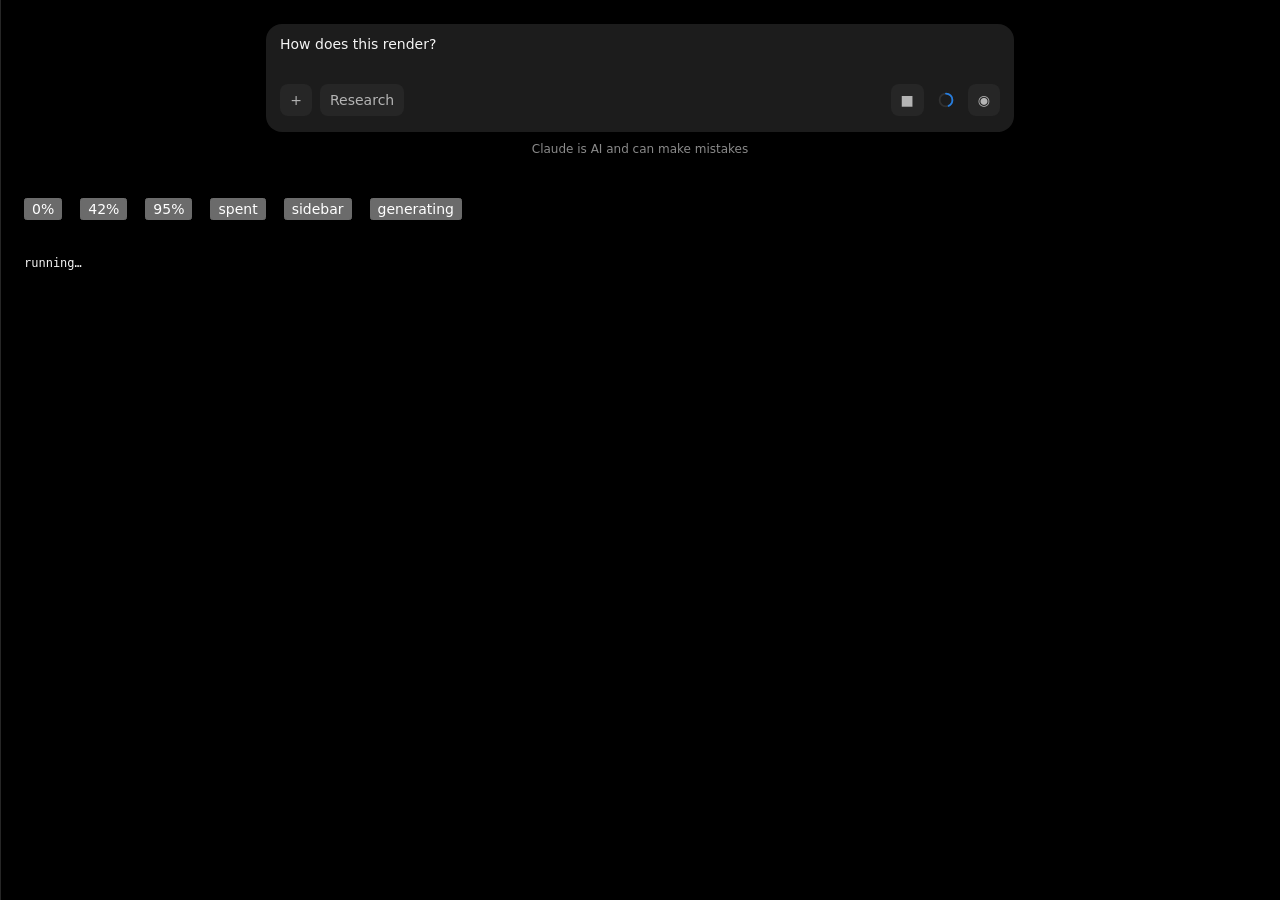
<file: test/gauge.html>
<!DOCTYPE html>
<!-- Fixture for the usage gauge. Not shipped.

     Mounts the real content/usage.js against a stubbed Thistle bridge and a
     mock of Claude's composer: editor on top, one control row underneath with
     the tool buttons left and the mic/send pair right, and the model picker
     down in the footer row outside the composer — which is where Claude moved
     it, and what broke the old single-selector anchor.

     Around that sits Claude's page shell and a sidebar that transforms it.
     Those exist for the popover rather than the gauge: a transformed ancestor
     becomes the containing block for a position:fixed descendant, which is
     what used to drag the panel away from the gauge whenever the sidebar
     opened.

     So this exercises four things at once: the ring rendering, the gauge
     landing immediately left of the microphone, the anchor holding still while
     Claude swaps send for stop and back, and the popover staying on the gauge
     across a sidebar that moves the composer under it.

     It also no longer loads content/mark.js. mark.js tagged the composer for
     the theme's stylesheet and the gauge read that tag; both are gone, and
     usage.js now finds the composer from its own geometry — so the fixture
     hands it nothing but the shape it has to measure. -->
<html lang="en" class="dark">
<head>
<meta charset="utf-8">
<!-- claude.ai sets one, and without it a phone-sized window still lays out
     at the 980px default — so usage.css's narrow-viewport rules could never
     be exercised here, which is exactly where the control is under width
     pressure. -->
<meta name="viewport" content="width=device-width, initial-scale=1">
<title>usage gauge fixture</title>
<link rel="stylesheet" href="../content/usage.css">
<style>
  /* Declared because the popover's surface is the system Canvas/CanvasText
     pair, which follows the used color-scheme. Without this the fixture
     renders a white panel on its own black page — not what claude.ai shows,
     which inherits its own declaration. */
  html { color-scheme: dark; }
  body {
    margin: 0;
    min-height: 100vh;
    background: #000;
    color: #f5f5f5;
    font: 14px system-ui;
    display: flex;
    flex-direction: column;
  }
  main { flex: 1; display: flex; flex-direction: column; justify-content: flex-end; padding: 24px; }

  /* Claude's page shell and its sidebar.

     The shell is here because of what it does to the popover, not because the
     gauge needs it. Claude slides the conversation column with a transform
     when the sidebar opens, and a transformed ancestor becomes the containing
     block for any position:fixed descendant — so the panel, which lives inside
     the composer, stopped being positioned against the viewport and started
     being positioned against a box that had itself just moved 260px. That is
     the whole of the "popup gets pushed to the side" bug, and it cannot be
     reproduced without a real transform on a real ancestor.

     Declared only in the open state. `transform: translateX(0)` would create
     the containing block just as surely as any other value, and the closed
     case has to be genuinely untransformed for the two to differ. */
  .shell { transition: transform 0.2s ease, width 0.2s ease; }
  body[data-sidebar] .shell {
    transform: translateX(260px);
    width: calc(100% - 260px);
  }

  .sidebar {
    position: fixed;
    left: 0; top: 0; bottom: 0;
    width: 260px;
    background: #141414;
    border-right: 1px solid #262626;
    transform: translateX(-260px);
    transition: transform 0.2s ease;
  }
  body[data-sidebar] .sidebar { transform: translateX(0); }

  /* Claude's composer card: rounded, wide, editor on top and a control row
     underneath. usage.js climbs from the editor to the first wide ancestor
     that also holds a button of its own, which is this element. */
  .card {
    width: 720px;
    max-width: 100%;
    margin: 0 auto;
    border-radius: 16px;
    background: #1c1c1c;
    padding: 12px 14px;
  }
  .editor { min-height: 44px; outline: none; }
  .row { display: flex; align-items: center; gap: 8px; min-height: 40px; flex-wrap: nowrap; }
  .row__right { margin-left: auto; display: flex; align-items: center; gap: 8px; }

  /* The ring animates its sweep over 0.4s and its colour over 0.16s. Reading
     a computed stroke mid-transition returns an interpolated value, so the
     warn-colour assertion would compare against a blend rather than the
     coral. Neutralised here only — the transition itself is decoration, and
     asserting on it would be flaky rather than useful. */
  .th-usage__ring-fill { transition: none !important; }
  .btn {
    height: 32px; min-width: 32px; padding: 0 10px;
    border: 0; border-radius: 8px; background: #262626; color: #b4b4b4;
    font: inherit; cursor: pointer;
  }

  /* The footer row, outside the card. The model picker lives here now. */
  .footer {
    display: flex; align-items: center; justify-content: center; gap: 12px;
    height: 34px; font-size: 12px; color: #8a8a8a;
  }

  #out { padding: 16px 24px; white-space: pre-wrap; font: 12px ui-monospace, monospace; }
  .stage { display: flex; align-items: center; gap: 18px; padding: 8px 24px; }
  .stage button { font: inherit; }
</style>
</head>
<body>
  <div class="sidebar"></div>
  <div class="shell">
  <main>
    <div class="card">
      <div class="editor" contenteditable="true">How does this render?</div>
      <div class="row">
        <button class="btn" aria-label="Add content">+</button>
        <button class="btn">Research</button>
        <div class="row__right">
          <!-- The gauge's anchor. Given the exact testid rather than one of
               the looser aria-label forms, because that is the rung the
               cascade tries first and the one claude.ai actually ships. -->
          <button class="btn" id="mic" aria-label="Dictate button"
                  data-testid="voice-input-button">◉</button>
          <button class="btn" id="send" aria-label="Send message" data-testid="send-button">↑</button>
        </div>
      </div>
    </div>

    <div class="footer">
      <button class="btn" id="picker" data-testid="model-selector-dropdown"
              aria-haspopup="menu">Sonnet 5 Max</button>
      <span>Claude is AI and can make mistakes</span>
    </div>
  </main>
  </div>

  <div class="stage">
    <button id="p0">0%</button>
    <button id="p42">42%</button>
    <button id="p95">95%</button>
    <button id="pSpent">spent</button>
    <button id="pSidebar">sidebar</button>
    <button id="pGen">generating</button>
  </div>

  <pre id="out">running…</pre>

  <script>
    /* Stub only what usage.js reaches for: the bridge handshake, the poll,
       and the event subscription. No network, no page-world injection.

       Handlers are captured rather than dropped so the fixture can push
       readings through the same th:limit path claude.ai's SSE stream uses,
       which means updateBar() is exercised for real instead of reimplemented
       here. */
    globalThis.__handlers = {};
    globalThis.Thistle = {
      injectBridgeOnce: () => Promise.resolve(true),
      bridge: {
        on(name, fn) {
          (globalThis.__handlers[name] = globalThis.__handlers[name] || []).push(fn);
        },
        requestUsage: () => Promise.resolve(null),
      },
    };
    globalThis.__emit = function (name, payload) {
      for (const fn of globalThis.__handlers[name] || []) fn(payload);
    };
  </script>

  <script>
    /* Claude's composer states, reproduced as DOM swaps rather than as a class
       toggle.

       That distinction is the whole point. Submitting does not relabel the
       send button, it replaces it, and the dictation button is not guaranteed
       to survive the handover either — so there are frames in which neither
       control exists. A fixture that toggled a class would have left both in
       the DOM for the cascade to find, and would have reproduced nothing. */
    globalThis.__state = (function () {
      function make(id, label, testid, glyph) {
        const b = document.createElement("button");
        b.className = "btn";
        b.id = id;
        b.setAttribute("aria-label", label);
        if (testid) b.setAttribute("data-testid", testid);
        b.textContent = glyph;
        return b;
      }

      const build = {
        idle: () => [
          make("mic", "Dictate button", "voice-input-button", "◉"),
          make("send", "Send message", "send-button", "↑"),
        ],
        dictating: () => [
          make("mic", "Dictate button", "voice-input-button", "◉"),
          make("wave", "Submit dictation", "dictation-submit", "⦀"),
          make("send", "Send message", "send-button", "↑"),
        ],
        /* Mid-handover: send has gone, stop is not mounted yet, dictation has
           been torn down. One pass of this was all it took to fling the gauge
           into the middle of the row. */
        submitting: () => [],
        generating: () => [
          make("stop", "Stop response", "stop-button", "■"),
          make("mic", "Dictate button", "voice-input-button", "◉"),
        ],
      };

      return function (name) {
        for (const id of ["mic", "send", "stop", "wave"]) {
          const el = document.getElementById(id);
          if (el) el.remove();
        }
        /* Appended after whatever is already there, the gauge included —
           which is what a re-render does, and leaves usage.js to put the
           gauge back in front of the controls on its own. */
        const host = document.querySelector(".row__right");
        for (const node of build[name]()) host.append(node);
        return name;
      };
    })();

    globalThis.__sidebar = function (open) {
      document.body.toggleAttribute("data-sidebar", open);
    };
  </script>

  <script>
    (function () {
      function load(src) {
        return new Promise(function (resolve, reject) {
          var s = document.createElement("script");
          s.src = src + "?t=" + Date.now() + "-" + Math.random();
          s.onload = resolve;
          s.onerror = reject;
          document.body.appendChild(s);
        });
      }
      load("../content/usage.js").then(function () { return load("gauge-assert.js"); });
    })();
  </script>
</body>
</html>
</file>
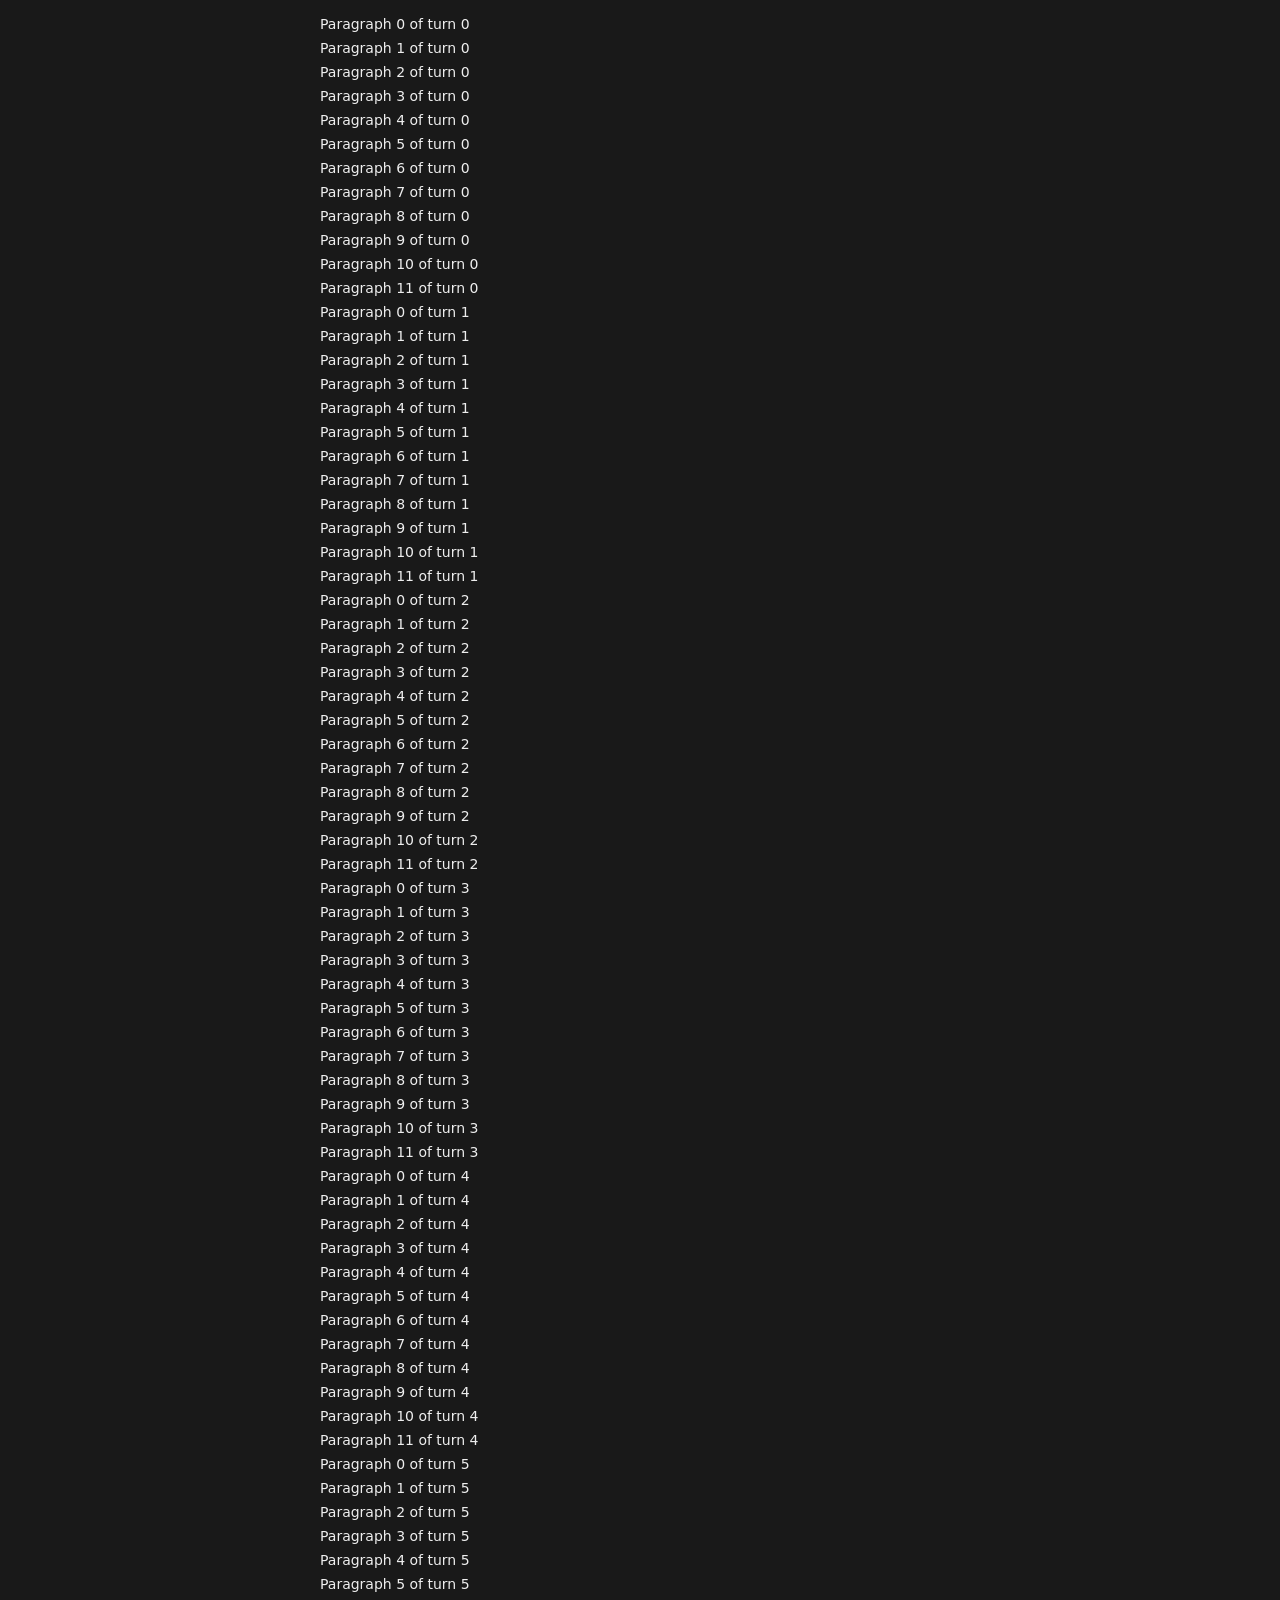
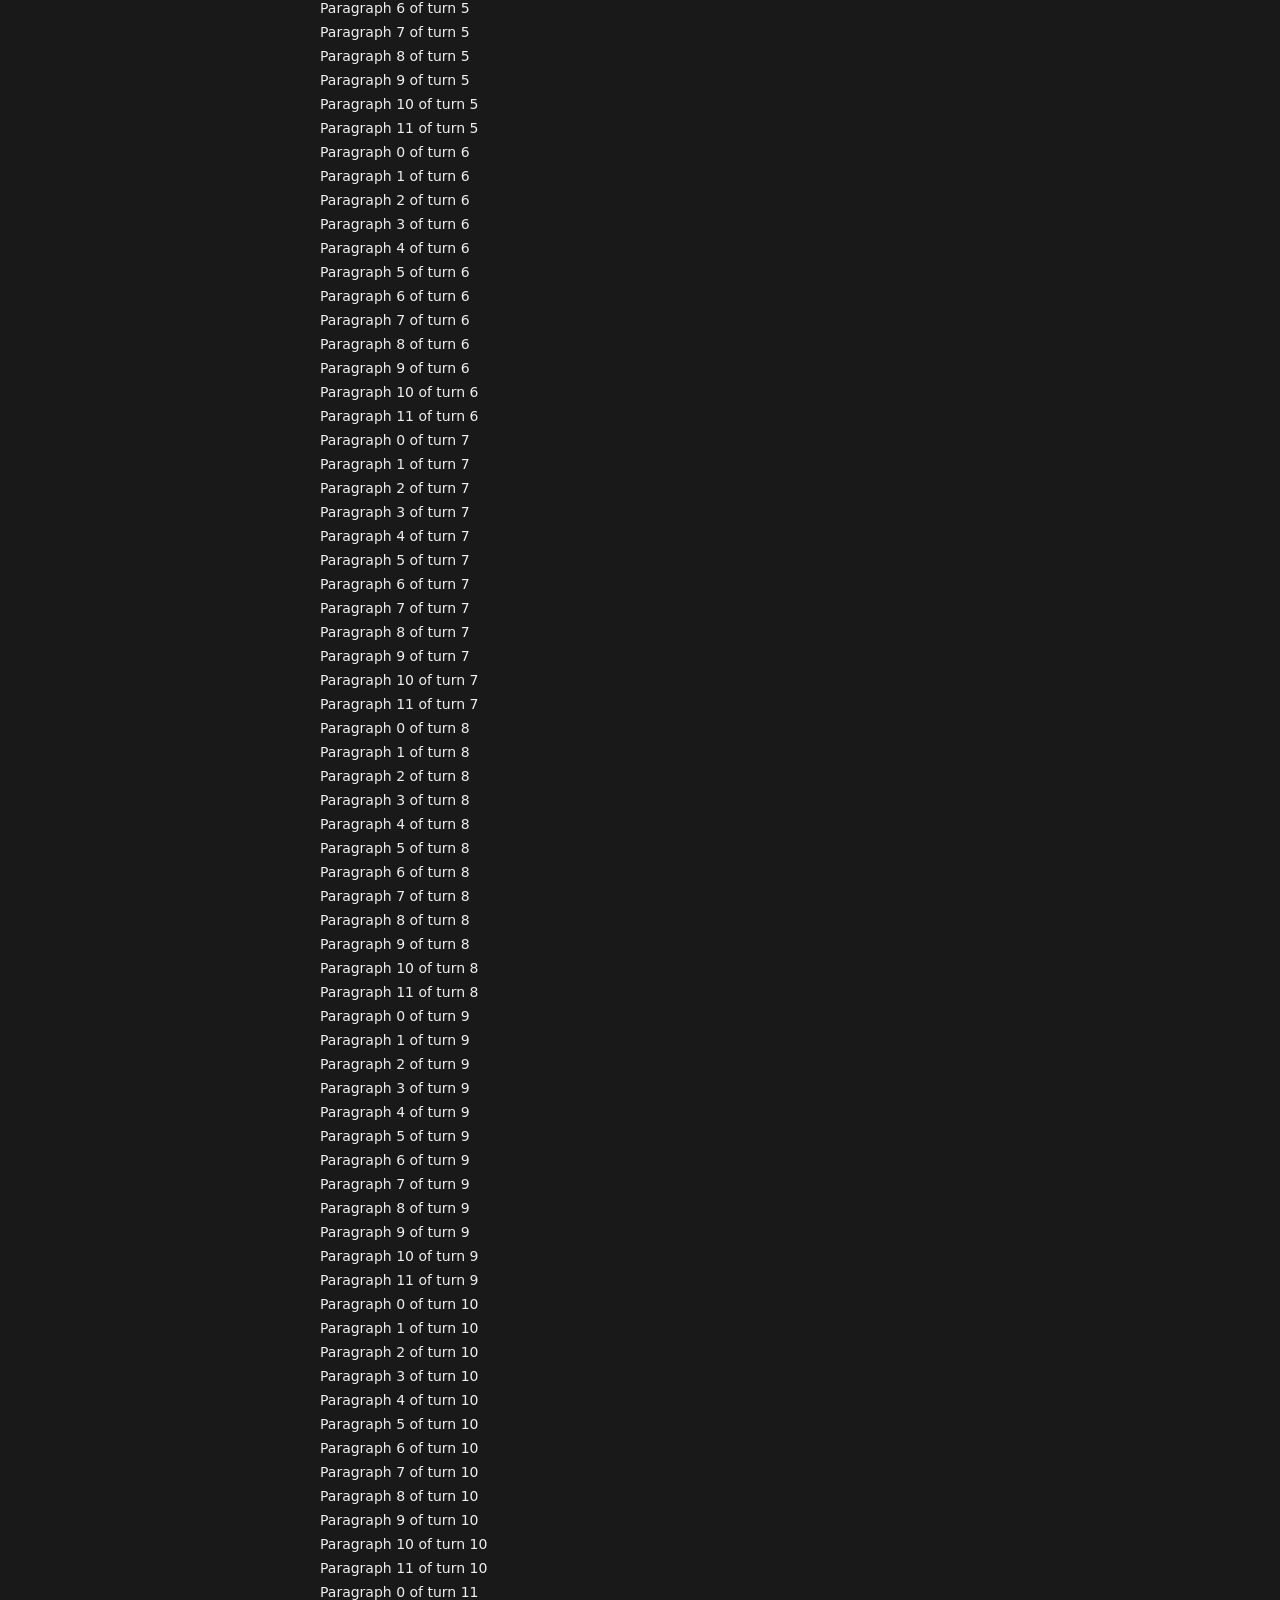
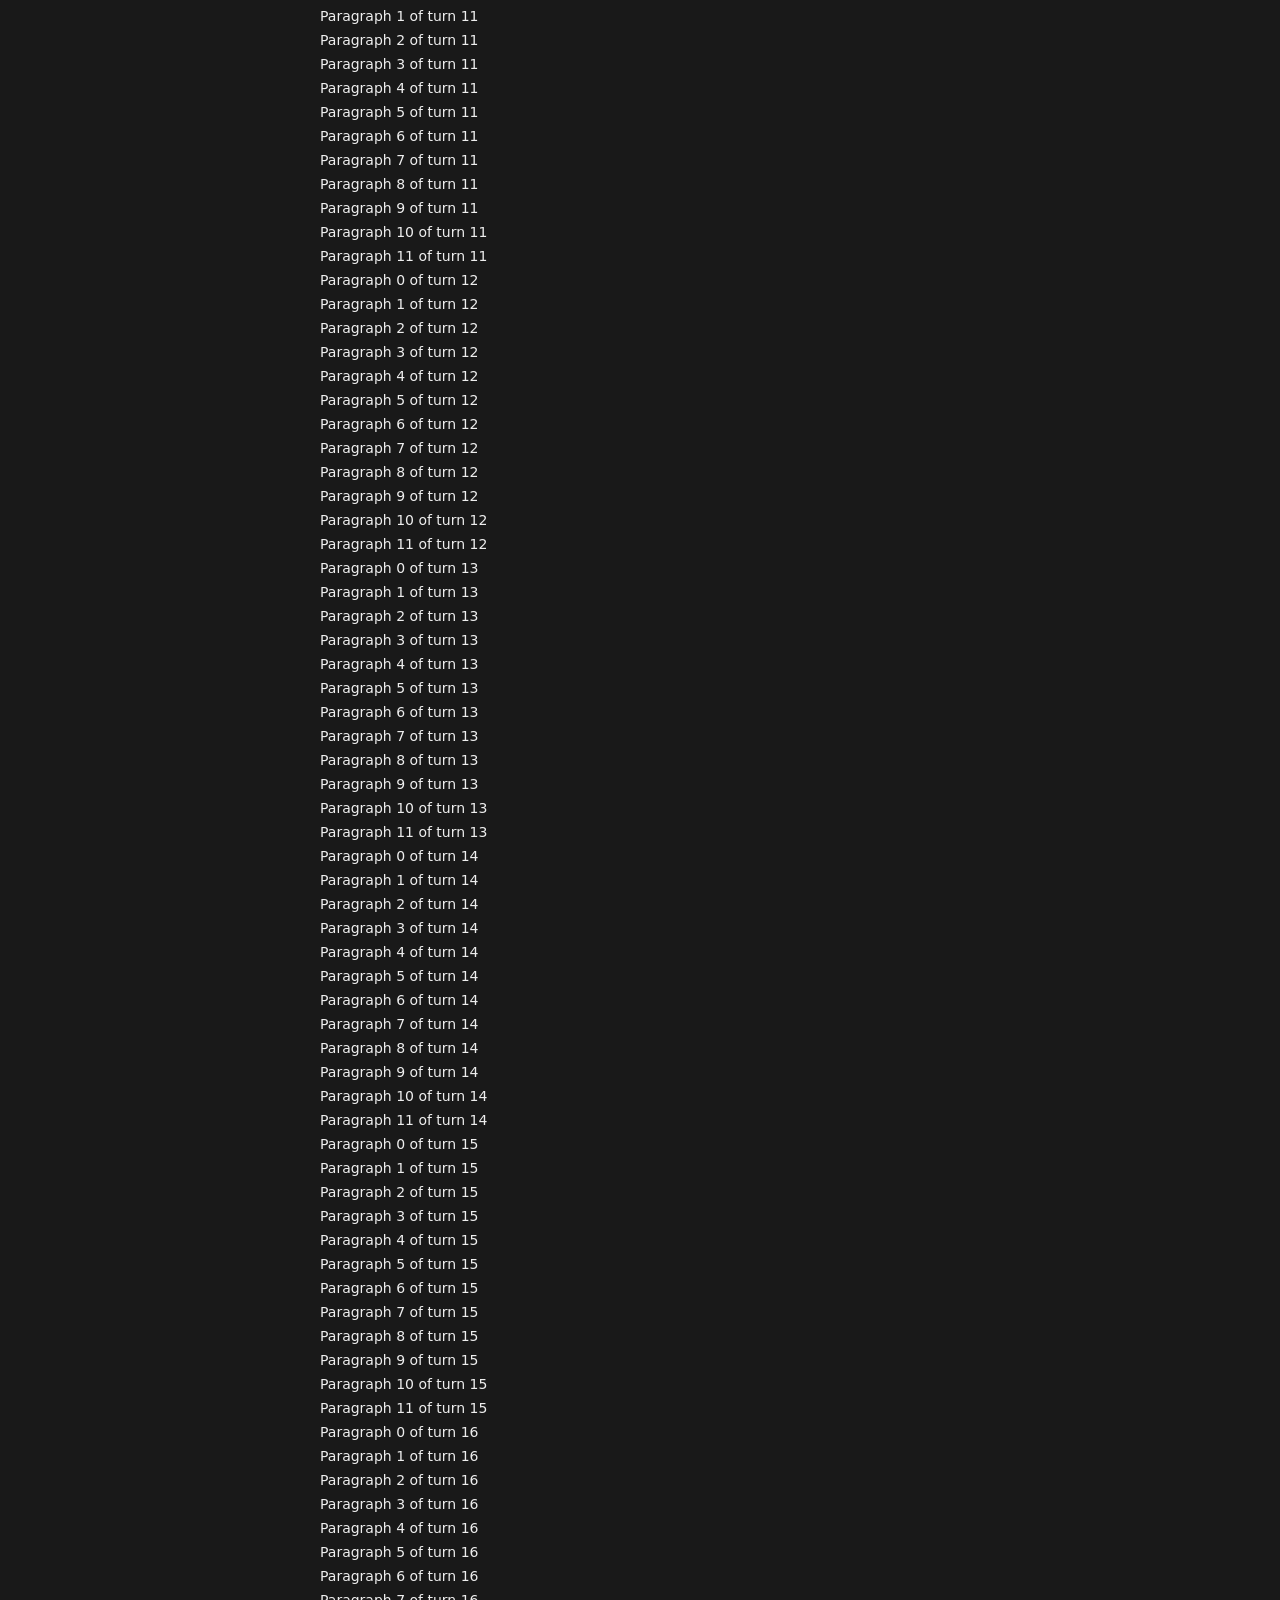
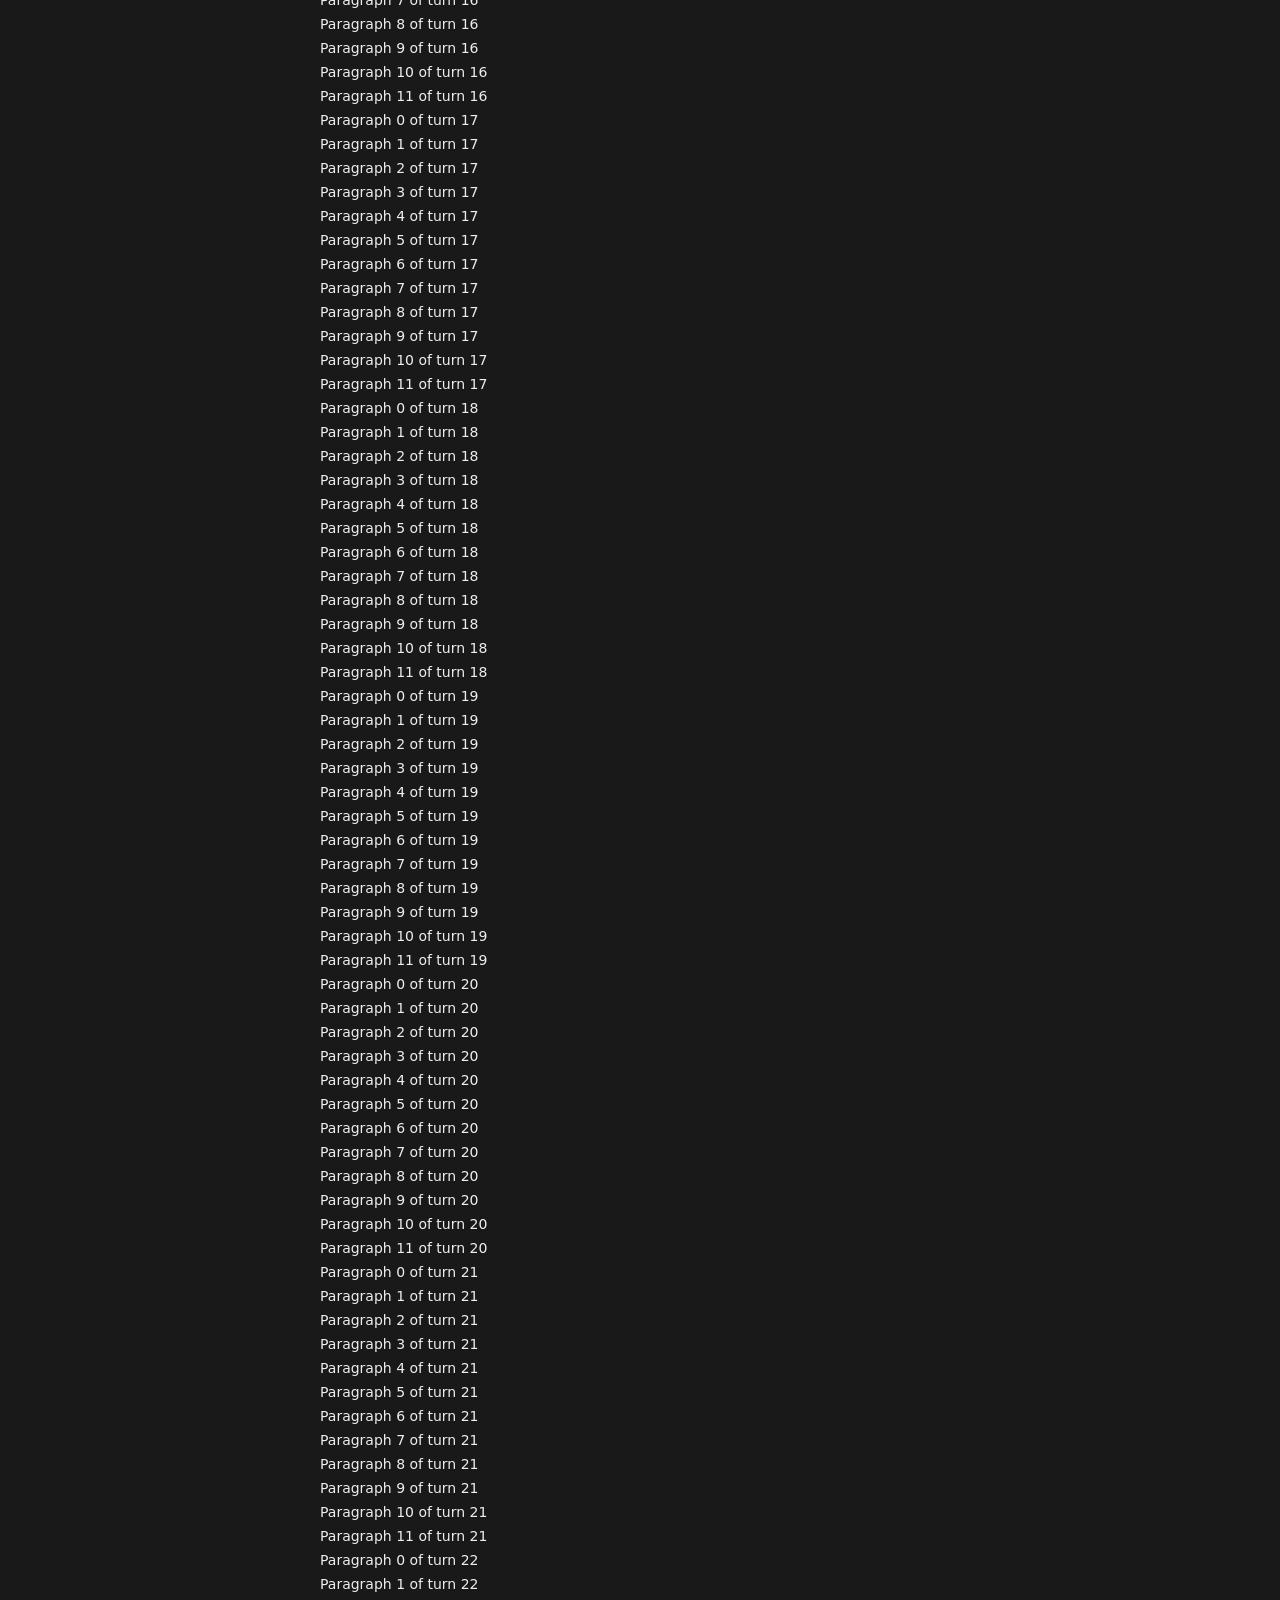
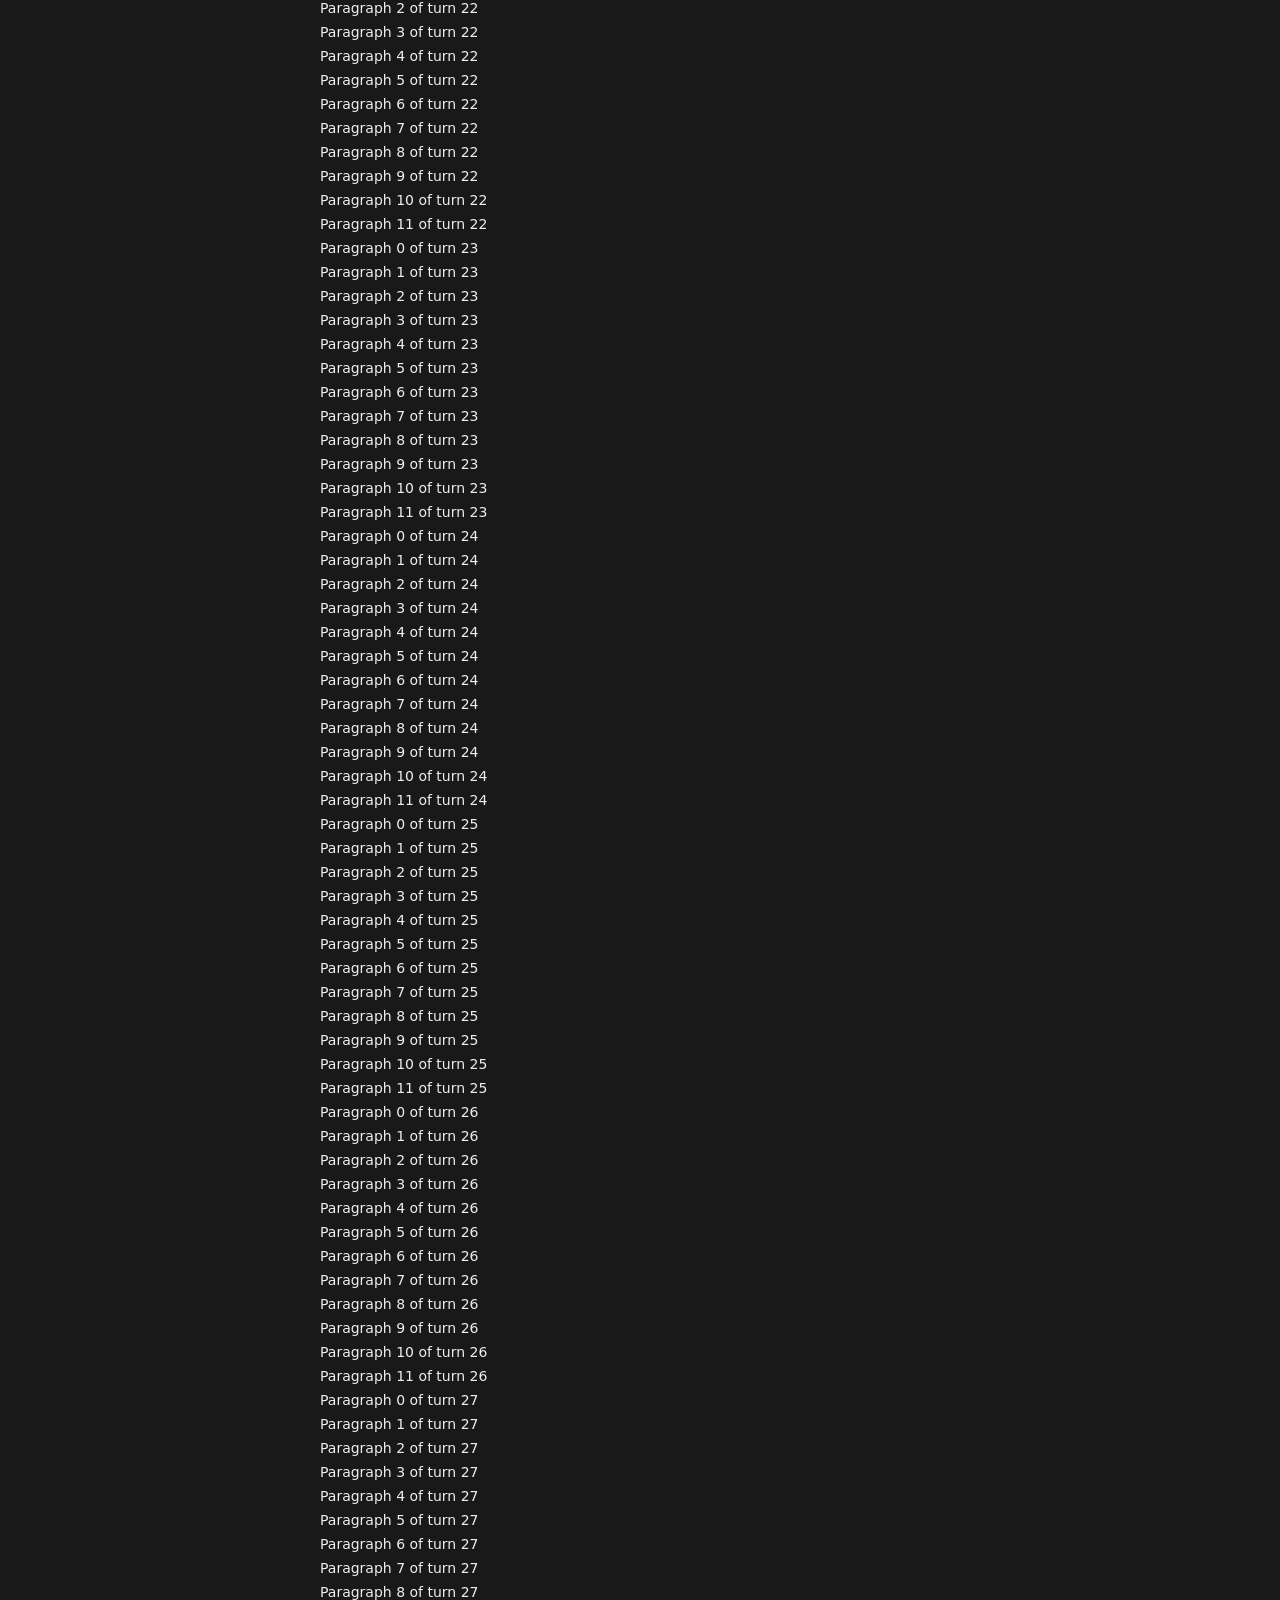
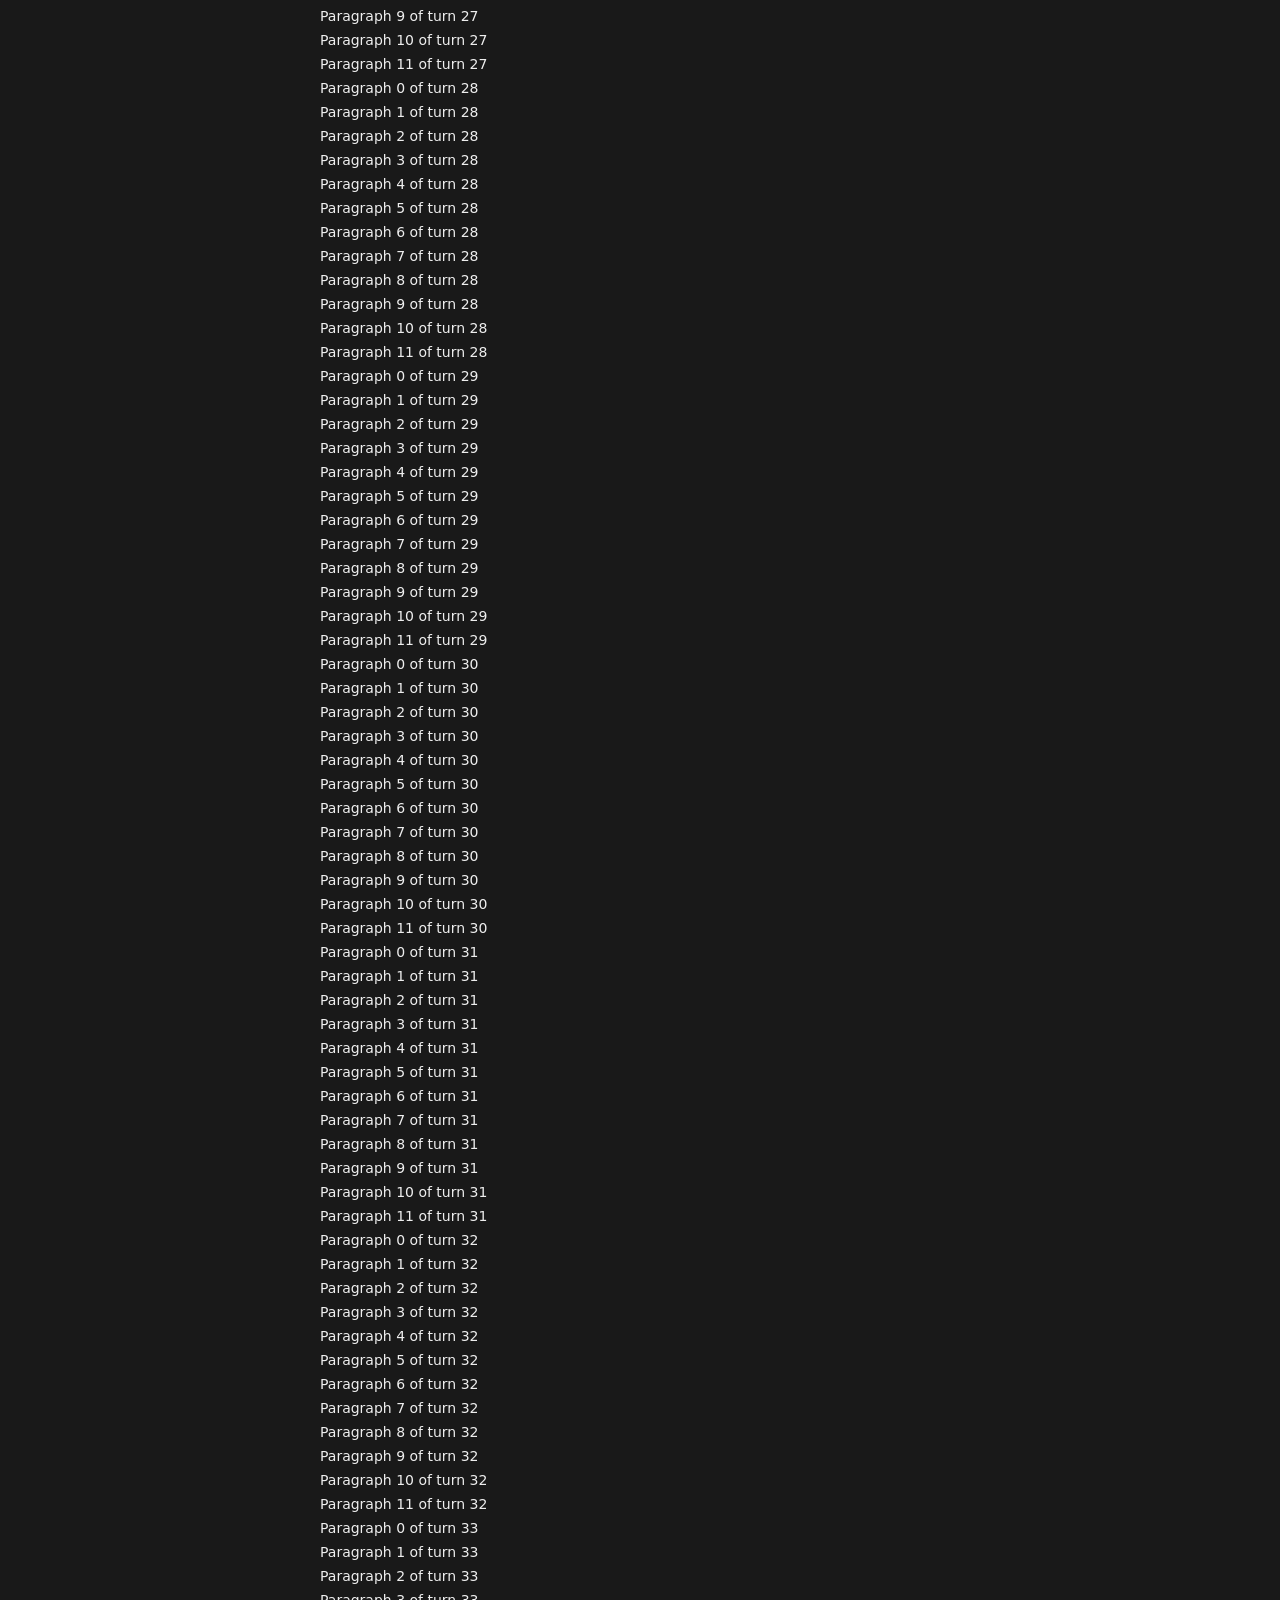
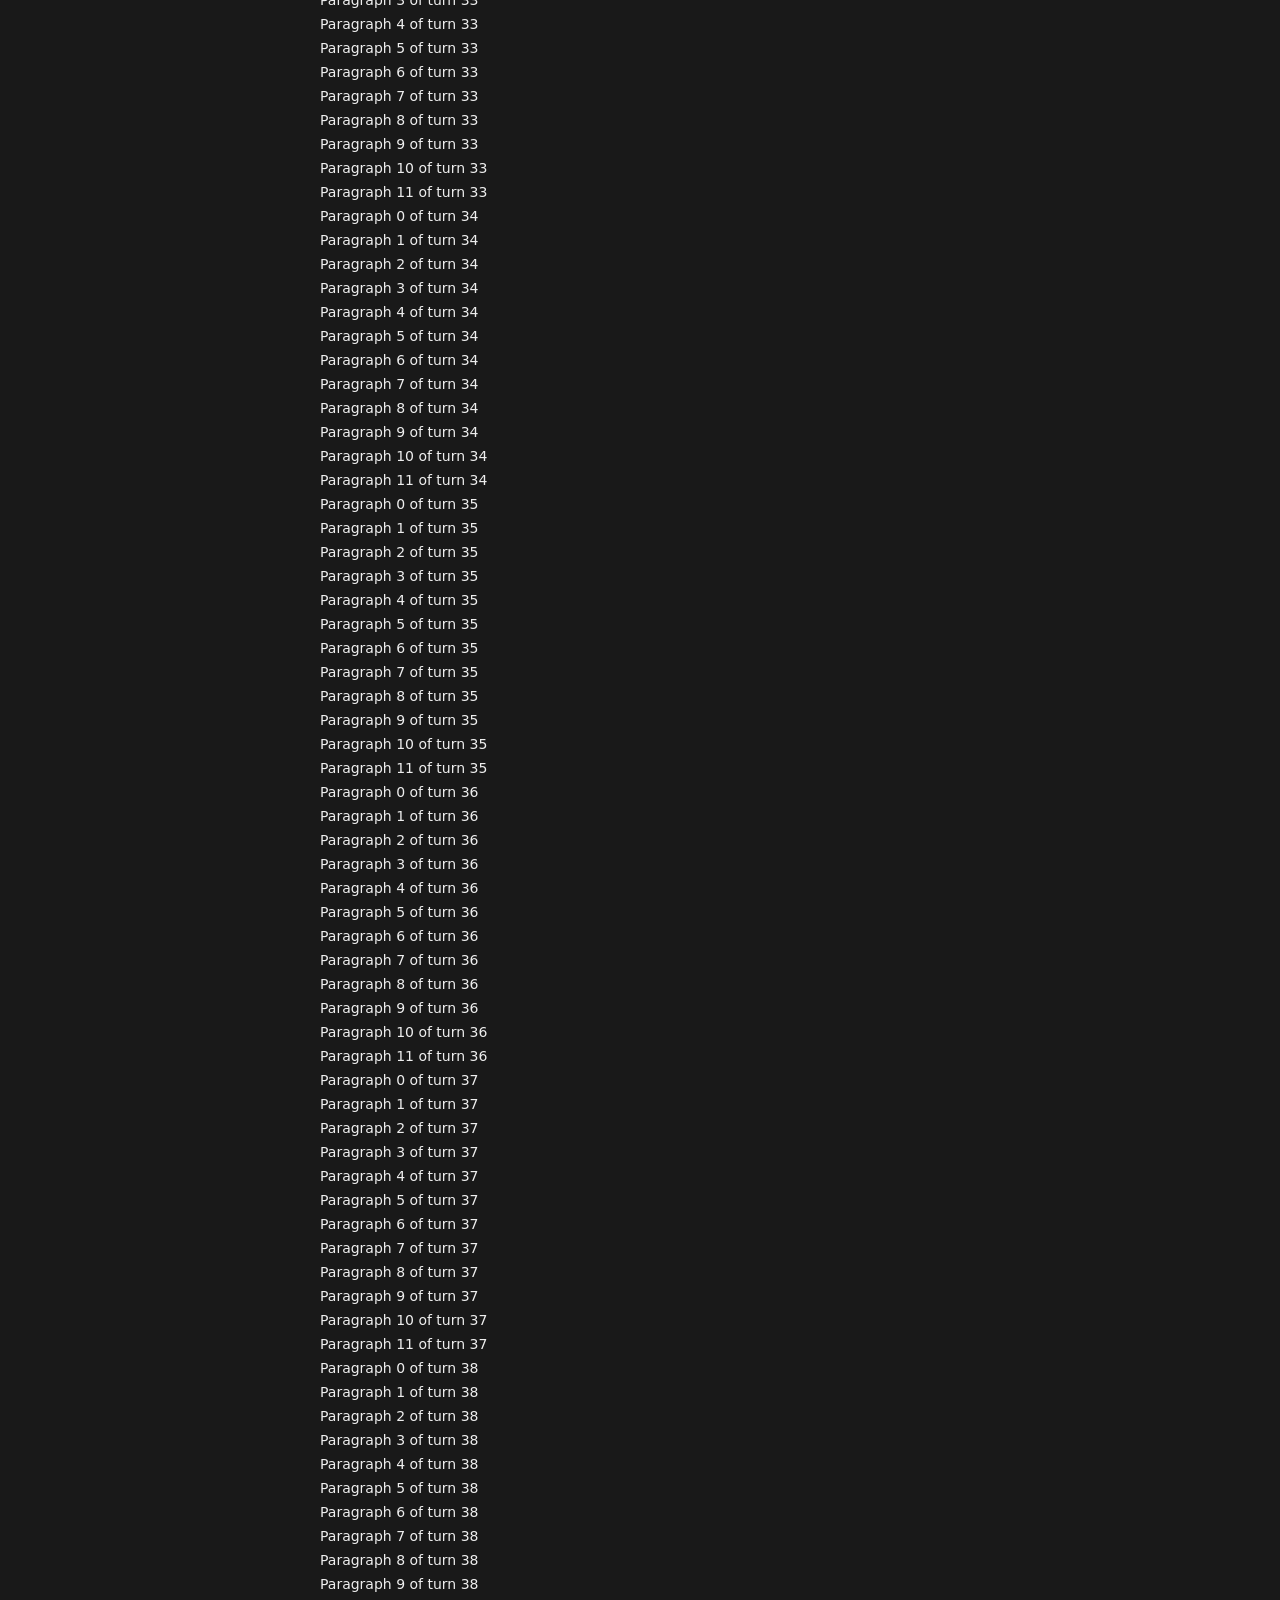
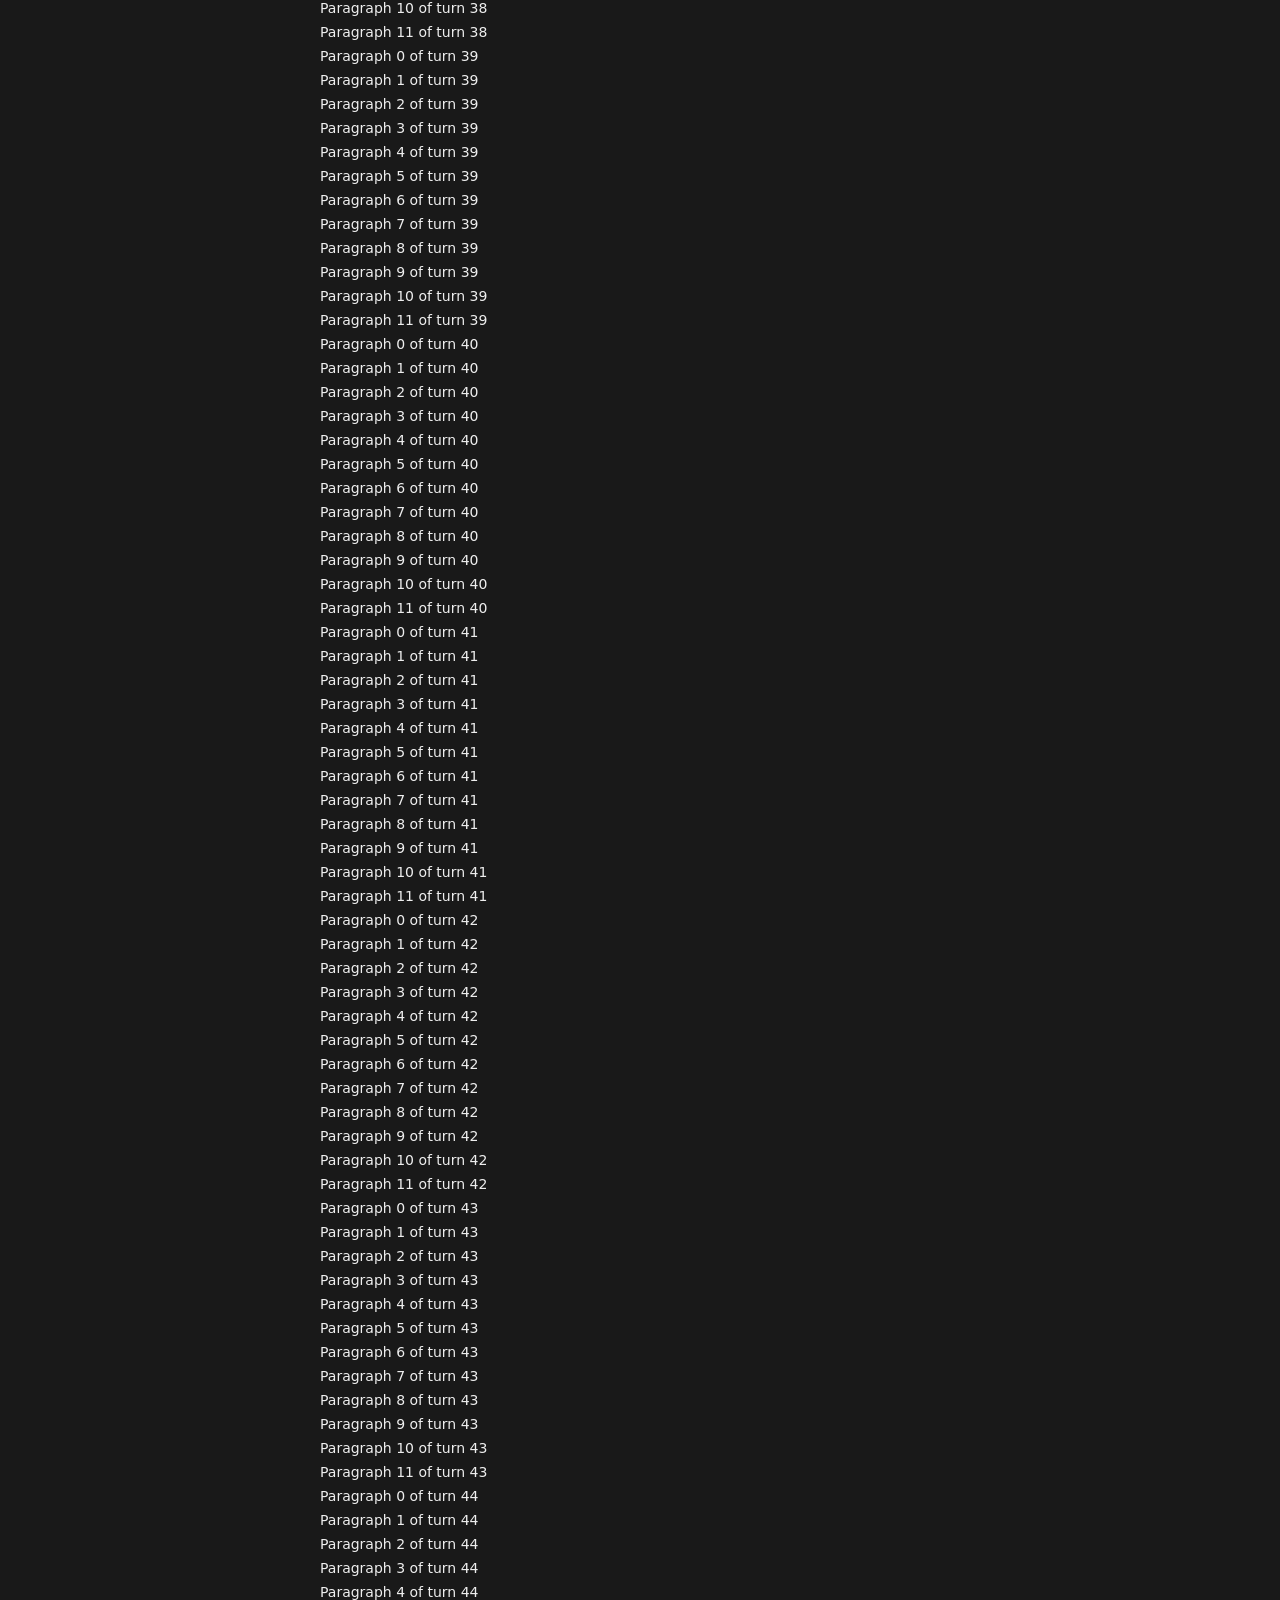
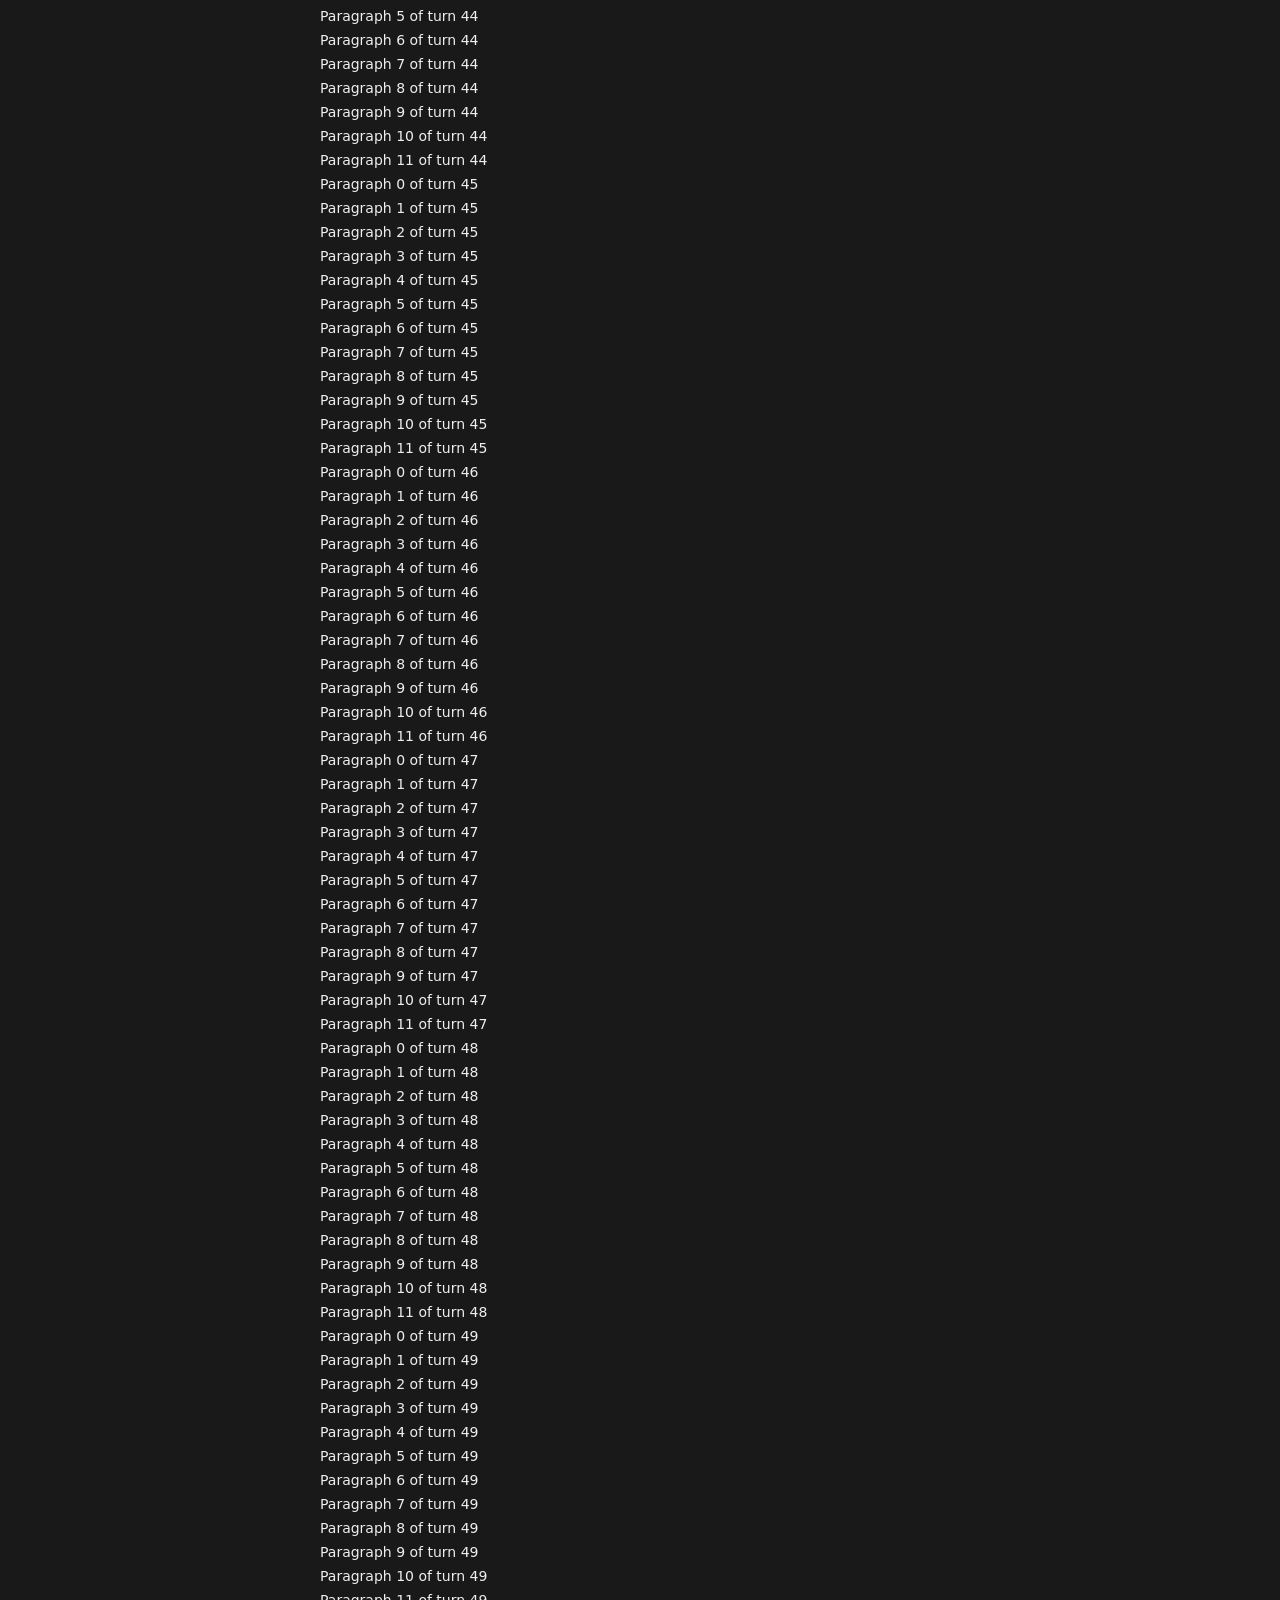
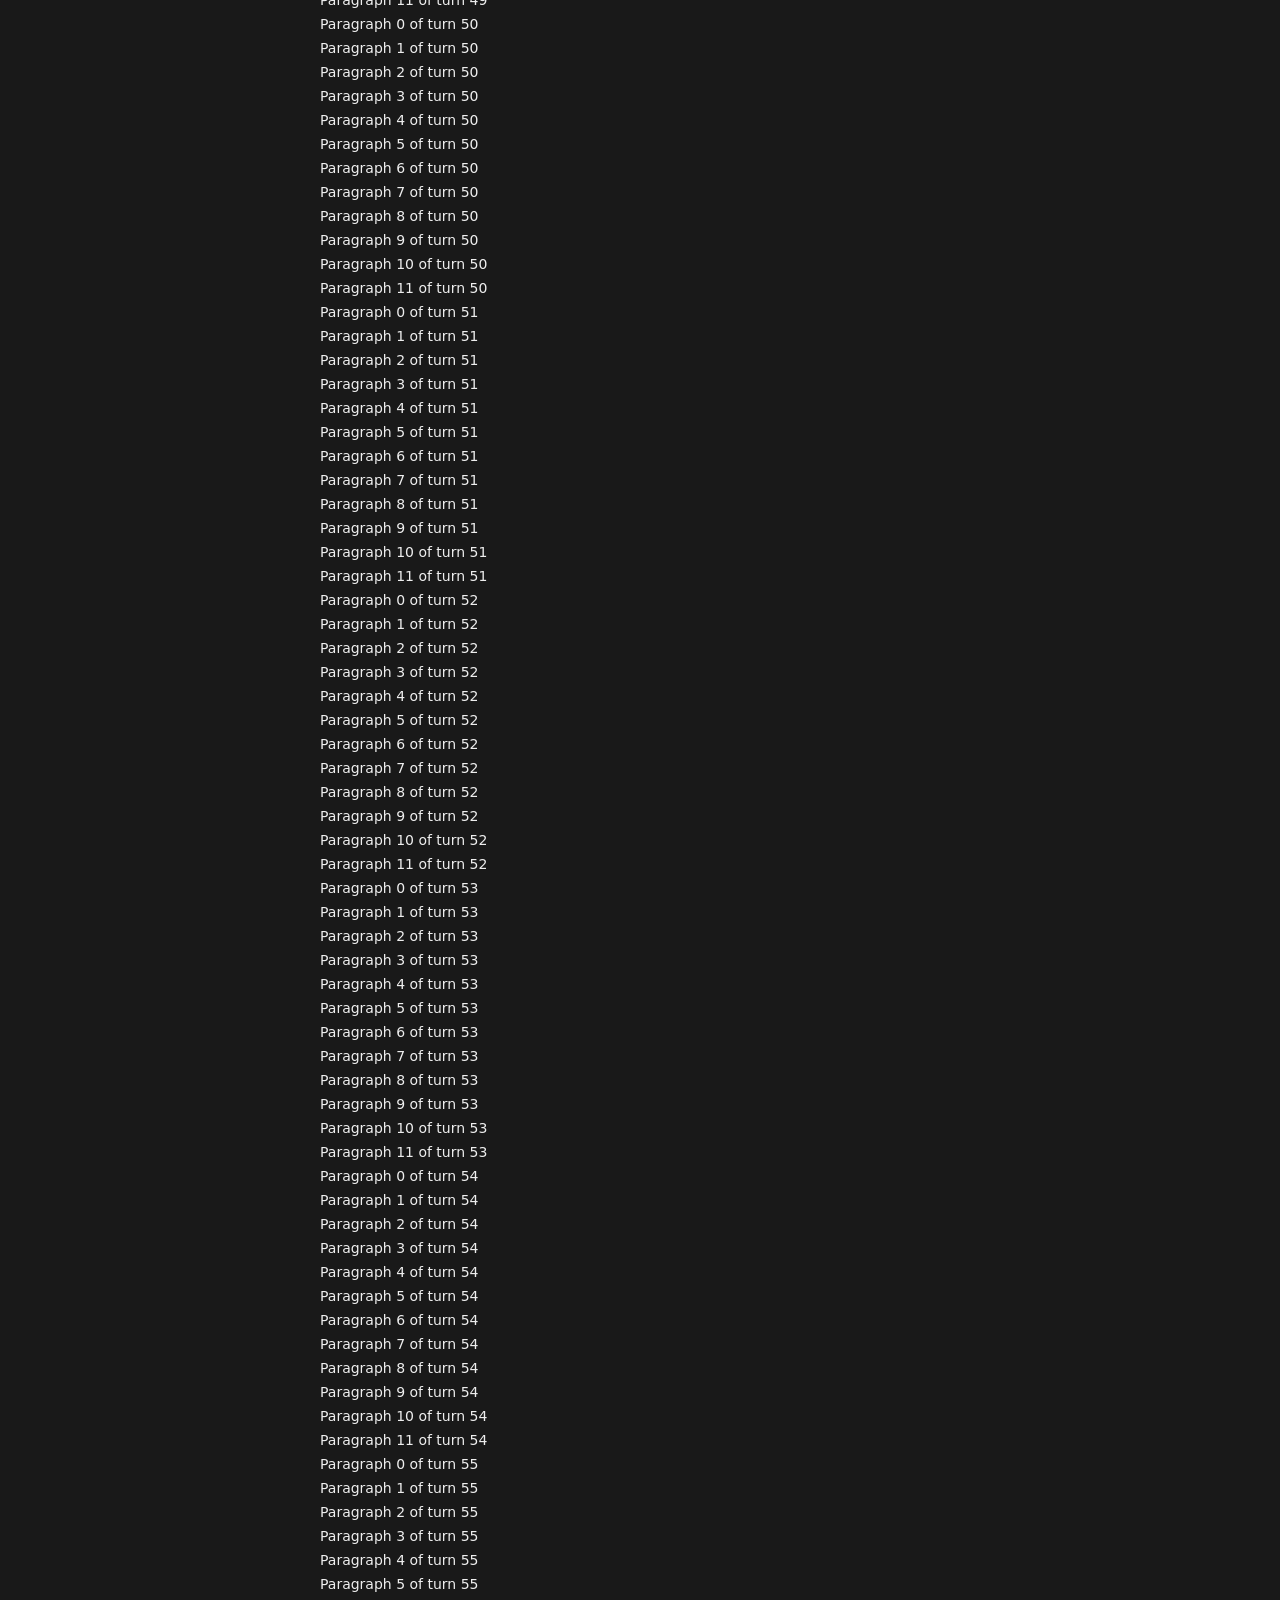
<file: test/perf.html>
<!DOCTYPE html>
<!-- Cost fixture for the gauge. Not shipped.

     claude.ai changes its DOM constantly: every streamed token touches the
     transcript, and the composer is re-rendered on every keystroke. usage.js
     watches the whole body for changes, so whatever its placement pass costs,
     it pays on every one of them — which is the difference between a gauge
     nobody notices and a page that stutters while Claude is answering.

     This builds a page the size of a long conversation, with the composer and
     the footer line under it, then streams into the transcript for a few
     hundred frames and counts what the gauge did in that time: passes, time in
     them, and the calls that force the browser to lay the page out again.

     Open it and read #out. The thresholds are generous; they exist to catch a
     regression that scans the page on every change, not to grade micro-wins. -->
<html lang="en">
<head>
<meta charset="utf-8">
<meta name="viewport" content="width=device-width, initial-scale=1">
<title>gauge cost fixture</title>
<link rel="stylesheet" href="../content/usage.css">
<style>
  html { color-scheme: dark; }
  body { margin: 0; background: #191919; color: #ffffffed; font: 14px system-ui; }
  main { max-width: 640px; margin: 0 auto; padding: 16px; }
  .turn p { margin: 0 0 8px; }
  .card { position: relative; background: #1f1f1f; border-radius: 20px; padding: 8px; margin-top: 16px; }
  .editor-wrap { padding-bottom: 36px; }
  .editor { min-height: 28px; padding: 4px 8px; outline: none; }
  .lead { position: absolute; bottom: 8px; left: 8px; display: flex; }
  .trail { position: absolute; bottom: 8px; right: 8px; display: flex; gap: 8px; pointer-events: none; }
  .trail button { pointer-events: auto; }
  .flex { display: flex; align-items: center; }
  button { width: 28px; height: 28px; padding: 0; border: 0; border-radius: 8px; background: transparent; color: inherit; font: inherit; }
  #out { white-space: pre; font: 12px ui-monospace, monospace; padding: 16px; }
</style>
</head>
<body>
  <main>
    <div id="transcript" data-testid="transcript-list"></div>
    <div class="card" id="card">
      <div class="editor-wrap"><div class="editor" contenteditable="true" data-testid="chat-input">Reply</div></div>
      <div class="lead"><button data-testid="chat-input-attach" aria-label="Add files, connectors, and more">+</button></div>
      <div class="trail"><div class="flex" id="composer-dictate"><button aria-label="Dictate" id="mic">◉</button></div></div>
    </div>
    <div class="flex" id="footLine" style="gap: 8px; margin-top: 8px; font-size: 13px">
      <div class="flex" id="footLead" style="flex: 1 1 0; min-width: 0; gap: 4px">
        <button aria-label="Project" id="footTool">▢</button>
        <span id="disclaimer" style="flex: 1 1 0; text-align: center">Claude is AI and can make mistakes.</span>
      </div>
      <div class="flex" id="footRight" style="flex-shrink: 0">
        <div class="flex" id="chinEnd" style="gap: 2px">
          <div class="flex" id="modelItem"><span style="display: inline-flex">
            <button data-testid="model-selector-dropdown" aria-haspopup="menu" style="width: auto; padding: 0 6px">Sonnet 5.5 Medium</button>
          </span></div>
          <div class="grid" id="autoItem"><span style="display: inline-flex; padding: 0 8px" id="auto">Auto</span></div>
        </div>
      </div>
    </div>
  </main>
  <div id="out">running…</div>

  <script>
    globalThis.__handlers = {};
    globalThis.Thistle = {
      injectBridgeOnce: () => Promise.resolve(true),
      bridge: {
        on(name, fn) { (globalThis.__handlers[name] = globalThis.__handlers[name] || []).push(fn); },
        requestUsage: () => Promise.resolve(null),
      },
    };
    globalThis.__emit = (name, payload) => { for (const fn of globalThis.__handlers[name] || []) fn(payload); };

    /* A long conversation: thousands of elements, a good share of them
       carrying the data-testid attributes claude.ai puts on nearly everything,
       because a selector that substring-matches attributes pays for every one
       of them. */
    (function () {
      const t = document.getElementById("transcript");
      const turns = Number(new URLSearchParams(location.search).get("turns")) || 150;
      for (let i = 0; i < turns; i += 1) {
        const turn = document.createElement("div");
        turn.className = "turn";
        turn.setAttribute("data-testid", i % 2 ? "assistant-message" : "user-message");
        let html = "";
        for (let j = 0; j < 12; j += 1) {
          html += '<div data-testid="transcript-row-' + j + '"><p data-index="' + j + '">Paragraph ' + j + ' of turn ' + i + '</p><span class="x" data-testid="message-actions"></span></div>';
        }
        turn.innerHTML = html;
        t.append(turn);
      }
    })();

    /* Counted, not timed: a call count is the same on every machine, and each
       of these is a point where the browser has to stop and lay out. */
    const counts = { rect: 0, style: 0, qsa: 0, qsaMs: 0 };
    for (const [proto, name, key] of [
      [Element.prototype, "getBoundingClientRect", "rect"],
      [Element.prototype, "querySelectorAll", "qsa"],
      [Document.prototype, "querySelectorAll", "qsa"],
      [Element.prototype, "querySelector", "qs"],
      [Document.prototype, "querySelector", "qs"],
    ]) {
      const orig = proto[name];
      proto[name] = key === "qs"
        ? function (...a) { const t = performance.now(); try { return orig.apply(this, a); } finally { counts.qsaMs += performance.now() - t; } }
        : key === "qsa"
        ? function (...a) { counts[key] += 1; const t = performance.now(); try { return orig.apply(this, a); } finally { counts.qsaMs += performance.now() - t; } }
        : function (...a) { counts[key] += 1; return orig.apply(this, a); };
    }
    const origStyle = window.getComputedStyle;
    window.getComputedStyle = function (...a) { counts.style += 1; return origStyle.apply(this, a); };

    /* Time inside usage.js's own frame callbacks. The stream below runs on
       timers, so the only rAF callbacks on this page are the gauge's. */
    let passes = 0, inPasses = 0;
    const origRaf = window.requestAnimationFrame.bind(window);
    window.requestAnimationFrame = (cb) => origRaf((ts) => {
      const t0 = performance.now();
      try { cb(ts); } finally { inPasses += performance.now() - t0; passes += 1; }
    });
    globalThis.__counts = () => ({ ...counts, passes, inPasses });
  </script>
  <script>
    /* ?scenario=footer (default) | nopicker | nocomposer, and ?src= to point at
       another copy of usage.js, which is how a change is compared with what
       it replaces. Each scenario is a state the gauge cannot settle in as
       happily as the first: no model picker on the footer line, so every
       pass has to run the whole cascade; no composer at all (a settings page,
       a project list), so every pass has to go looking for one. */
    const q = new URLSearchParams(location.search);
    const scenario = q.get("scenario") || "footer";
    if (scenario === "nopicker") document.querySelector('[data-testid="model-selector-dropdown"]').remove();
    if (scenario === "nocomposer") document.getElementById("card").remove();
    document.write('<script src="' + (q.get("src") || "../content/usage.js") + '"><\/script>');
  </script>
  <script>
    (async function () {
      const settle = (ms) => new Promise((r) => setTimeout(r, ms || 200));
      await settle(400);
      __emit("th:limit", { windows: { "5h": { utilization: 0.42, resets_at: Date.now() / 1000 + 7200 } } });
      await settle(400);

      const start = globalThis.__counts();
      const bar = () => document.querySelector(".th-usage");
      const homeBefore = bar() && bar().parentElement;
      const target = document.querySelector("#transcript .turn:last-child p");

      /* Streaming: a token's worth of DOM change per frame, for a few hundred
         frames, each landing in the transcript and nowhere near the composer. */
      const FRAMES = 240;
      const t0 = performance.now();
      for (let i = 0; i < FRAMES; i += 1) {
        target.append(document.createTextNode(" token" + i));
        if (i % 6 === 0) {
          const p = document.createElement("p");
          p.textContent = "streamed block " + i;
          p.setAttribute("data-testid", "stream-block");
          document.querySelector("#transcript .turn:last-child").append(p);
        }
        await new Promise((r) => setTimeout(r, 16));
      }
      const wall = performance.now() - t0;
      await settle(300);

      const end = globalThis.__counts();
      const d = (k) => end[k] - start[k];
      const rects = d("rect"), styles = d("style"), qsas = d("qsa");
      const ms = d("inPasses");

      if (scenario !== "footer") {
        /* The thresholds below are for the footer; the other scenarios exist
           to be read as numbers and to prove nothing is mounted wrongly. */
        const verdicts = [];
        if (scenario === "nocomposer") verdicts.push((bar() ? "FAIL" : "PASS") + "  no composer → nothing mounted");

        /* The budget: a pass that cannot settle may not cost more than a
           fraction of a frame's 16 ms in selector work. 1.5 spent 4.3 ms a
           frame here on a long conversation; the bound leaves room for a slow
           machine and still fails a return to scanning the page. */
        const perFrame = d("qsaMs") / FRAMES;
        verdicts.push((perFrame <= 1.5 ? "PASS" : "FAIL") + "  " + scenario + " → selector time per frame stays under budget (" + perFrame.toFixed(3) + " ms)");
        document.getElementById("out").textContent =
          scenario + ": " + FRAMES + " frames in " + wall.toFixed(0) + "ms · " + d("passes") + " passes · " +
          rects + " rects (" + (rects / FRAMES).toFixed(2) + "/frame) · " + styles + " styles (" + (styles / FRAMES).toFixed(2) +
          "/frame) · " + qsas + " queries (" + (qsas / FRAMES).toFixed(2) + "/frame) · selector time " + d("qsaMs").toFixed(1) + "ms total, " + (d("qsaMs") / FRAMES).toFixed(3) + "ms/frame · " + document.querySelectorAll("*").length + " elements\n" + verdicts.join("\n") + "\nDONE passed";
        if (verdicts.some((v) => v.startsWith("FAIL"))) document.getElementById("out").textContent = "FAILED\n" + document.getElementById("out").textContent;
        return;
      }

      const results = [];
      const check = (name, ok, detail) => results.push((ok ? "PASS  " : "FAIL  ") + name + (detail ? "  (" + detail + ")" : ""));

      /* Per frame, so the number does not depend on how many frames ran. The
         bounds are loose: an idle pass is a handful of cheap reads, a scan of
         the page is hundreds. */
      check("transcript streaming → layout reads per frame stay low", rects / FRAMES <= 6, (rects / FRAMES).toFixed(2) + "/frame");
      check("transcript streaming → style reads per frame stay low", styles / FRAMES <= 6, (styles / FRAMES).toFixed(2) + "/frame");
      check("transcript streaming → no page-wide queries per frame", qsas / FRAMES <= 3, (qsas / FRAMES).toFixed(2) + "/frame");
      check("transcript streaming → time in the gauge's passes", ms / FRAMES <= 0.5, (ms / FRAMES).toFixed(3) + " ms/frame");
      check("transcript streaming → the gauge never moved", bar() && bar().parentElement === homeBefore && bar().parentElement.id === "chinEnd");

      /* Typing: the composer re-renders on every keystroke. The gauge has to
         notice a real change there — so this checks the cost, and that a
         genuine rebuild is still repaired. */
      const s2 = globalThis.__counts();
      const editor = document.querySelector(".editor");
      for (let i = 0; i < 120; i += 1) {
        editor.append(document.createTextNode("k"));
        await new Promise((r) => setTimeout(r, 16));
      }
      await settle(300);
      const e2 = globalThis.__counts();
      check("typing → layout reads per keystroke stay low", (e2.rect - s2.rect) / 120 <= 6, ((e2.rect - s2.rect) / 120).toFixed(2) + "/key");

      const gauge = bar();
      gauge.remove();
      for (let i = 0; i < 40 && !bar(); i += 1) await settle(100);
      check("a removed gauge is put back", !!bar() && bar().parentElement.id === "chinEnd");

      const extra = document.createElement("div");
      extra.id = "extraItem";
      extra.textContent = "New";
      document.getElementById("chinEnd").append(extra);
      for (let i = 0; i < 40 && bar().parentElement.lastElementChild !== bar(); i += 1) await settle(100);
      check("a control Claude adds to the cluster leaves the gauge last", bar().parentElement.id === "chinEnd" && bar().parentElement.lastElementChild === bar());

      const fail = results.filter((r) => r.startsWith("FAIL")).length;
      document.getElementById("out").textContent =
        (fail ? fail + " FAILED, " : "ALL ") + (results.length - fail) + " passed\n\n" + results.join("\n") +
        "\n\n" + FRAMES + " frames in " + wall.toFixed(0) + "ms · " + d("passes") + " passes · " +
        rects + " rects · " + styles + " styles · " + qsas + " queries · " + ms.toFixed(1) + "ms in passes";
    })();
  </script>
</body>
</html>
</file>
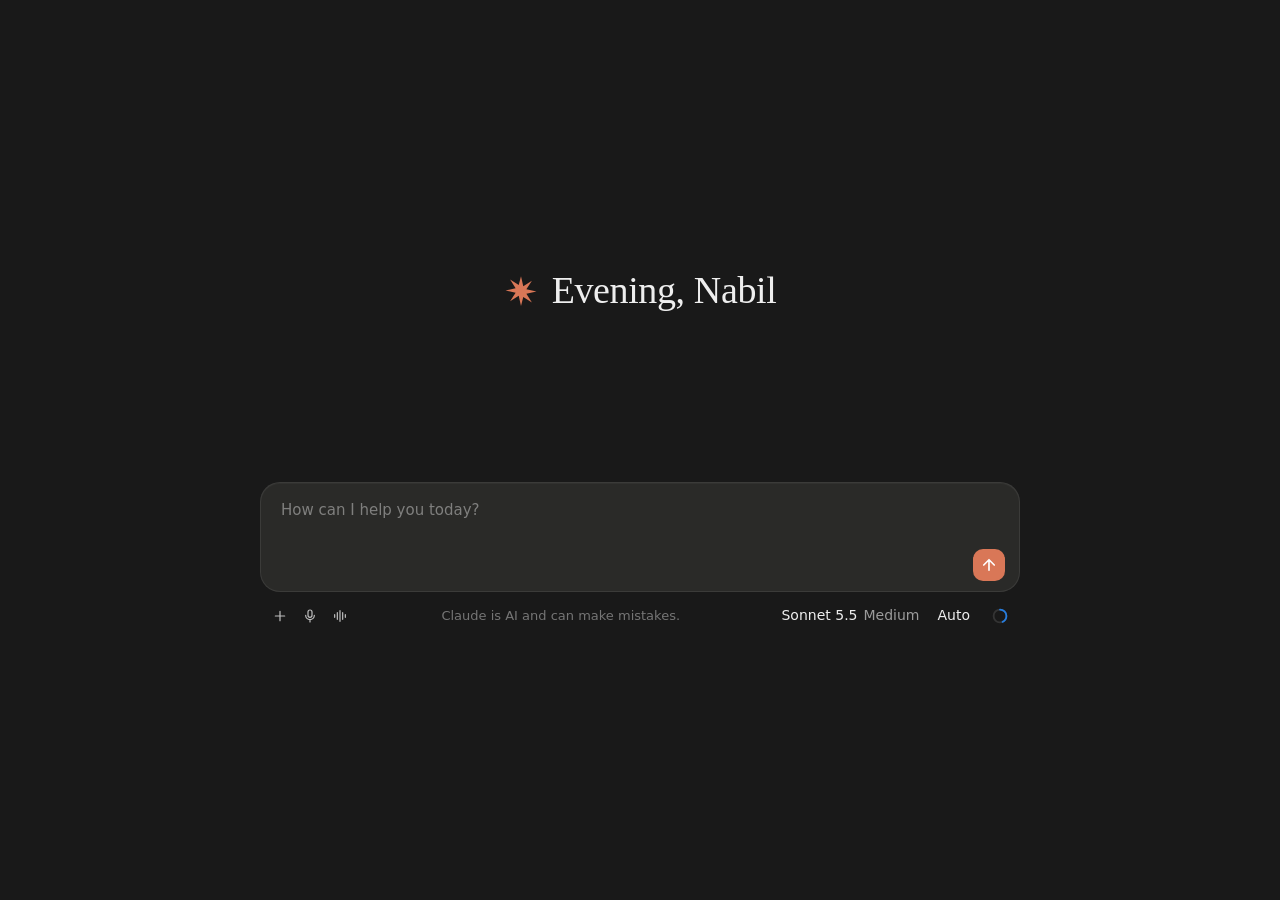
<file: tools/shots/claude.html>
<!DOCTYPE html>
<!-- Stage for the website's screenshots. Not shipped.

     A Claude chat screen reduced to what the shots need — greeting, composer,
     the footer line — painted with claude.ai's dark --cds-* values, running
     the real content/usage.js and usage.css against a stubbed bridge. What
     the screenshots show is the gauge as it ships, placed by its own code.

     ?pct= sets the reading, ?open=1 opens the panel. tools/shots/capture.mjs
     drives it. -->
<html lang="en">
<head>
<meta charset="utf-8">
<title>Claude</title>
<link rel="stylesheet" href="../../content/usage.css">
<style>
  :root {
    color-scheme: dark;
    --cds-page-bg: #191919; --cds-surface-3: #262624; --cds-surface-popover: #303030;
    --cds-text-primary: #ffffffed; --cds-text-secondary: #ffffff91; --cds-text-muted: #ffffff66;
    --cds-border: #ffffff0a; --cds-border-line: #ffffff1f;
    --cds-fill-ghost-hover: #ffffff13; --cds-fill-ghost-selected: #ffffff26;
    --cds-fill-accent: #257de0; --cds-fill-warning: #fbb315; --cds-fill-danger: #dc3c3d;
    --cds-text-danger: #f17778; --cds-bg-danger: #dc3c3d1f;
    --cds-h-control: 28px; --cds-radius: 8px;
    --cds-shadow-lg: 0 4px 8px 0 rgba(11,11,11,.08), 0 12px 28px -2px rgba(0,0,0,.24);
    --cds-font-sans: -apple-system, BlinkMacSystemFont, "SF Pro Text", system-ui, sans-serif;
  }
  html, body { margin: 0; height: 100%; background: #191919; color: #ffffffed; font: 15px/1.5 var(--cds-font-sans); }
  .page { min-height: 100vh; display: flex; flex-direction: column; align-items: center; justify-content: center; }
  .hello { display: flex; align-items: center; gap: 14px; font: 400 38px/1.1 "Iowan Old Style", "Charter", Georgia, serif; letter-spacing: -0.01em; margin-bottom: 170px; }
  .spark { width: 34px; height: 34px; color: #d97757; }
  .dock { width: min(760px, calc(100vw - 48px)); }
  .card { position: relative; background: #2a2a28; border: 1px solid #ffffff14; border-radius: 20px; padding: 14px 14px 10px; box-shadow: 0 1px 0 #ffffff08 inset; }
  .editor { min-height: 48px; padding: 2px 6px; color: #ffffff66; outline: none; }
  .card-row { display: flex; justify-content: flex-end; }
  .send { width: 32px; height: 32px; border-radius: 10px; border: 0; background: #d97757; color: #fff; display: grid; place-items: center; }
  .send svg, .icon svg { width: 18px; height: 18px; }
  .foot { display: flex; align-items: center; gap: 8px; padding: 10px 6px 0; color: #ffffffb8; font-size: 14px; }
  .lead { display: flex; flex: 1 1 0; min-width: 0; align-items: center; gap: 2px; }
  .tools { display: flex; align-items: center; gap: 2px; }
  .spacer { flex: 1 1 0; min-width: 0; text-align: center; color: #ffffff66; font-size: 13px; white-space: nowrap; overflow: hidden; }
  .right { display: flex; flex-shrink: 0; }
  .cluster { display: flex; align-items: center; gap: 2px; }
  .icon, .pill { height: 28px; border: 0; background: transparent; color: inherit; font: inherit; border-radius: 8px; display: inline-flex; align-items: center; justify-content: center; }
  .icon { width: 28px; }
  .pill { padding: 0 8px; gap: 6px; }
  .pill b { font-weight: 500; color: #ffffffed; }
  .pill span { color: #ffffff91; }
</style>
</head>
<body>
  <div class="page">
    <div class="hello">
      <svg class="spark" viewBox="0 0 24 24" fill="currentColor" aria-hidden="true"><path d="M12 1.5l1.6 7.1 6.1-3.9-3.9 6.1 7.1 1.6-7.1 1.6 3.9 6.1-6.1-3.9L12 22.5l-1.6-7.1-6.1 3.9 3.9-6.1L1.1 11.6l7.1-1.6-3.9-6.1 6.1 3.9z"/></svg>
      <span>Evening, Nabil</span>
    </div>
    <div class="dock">
      <div class="card" id="card">
        <div class="editor" contenteditable="true" data-testid="chat-input">How can I help you today?</div>
        <div class="card-row">
          <button class="send" aria-label="Send message" data-testid="chat-input-send">
            <svg viewBox="0 0 24 24" fill="none" stroke="currentColor" stroke-width="2.2" stroke-linecap="round" stroke-linejoin="round"><path d="M12 19V5M5 12l7-7 7 7"/></svg>
          </button>
        </div>
      </div>
      <div class="foot">
        <div class="lead">
          <div class="tools">
            <button class="icon" aria-label="Add files"><svg viewBox="0 0 24 24" fill="none" stroke="currentColor" stroke-width="1.8" stroke-linecap="round"><path d="M12 5v14M5 12h14"/></svg></button>
            <button class="icon" aria-label="Dictate"><svg viewBox="0 0 24 24" fill="none" stroke="currentColor" stroke-width="1.8" stroke-linecap="round"><rect x="9" y="3" width="6" height="11" rx="3"/><path d="M5.5 11a6.5 6.5 0 0 0 13 0M12 17.5V21"/></svg></button>
            <button class="icon" aria-label="Use voice mode"><svg viewBox="0 0 24 24" fill="none" stroke="currentColor" stroke-width="1.8" stroke-linecap="round"><path d="M4 10v4M8 7v10M12 4v16M16 7v10M20 10v4"/></svg></button>
          </div>
          <span class="spacer">Claude is AI and can make mistakes.</span>
        </div>
        <div class="right">
          <div class="cluster">
            <div><span style="display:inline-flex"><button class="pill" data-testid="model-selector-dropdown" aria-haspopup="menu"><b>Sonnet 5.5</b><span>Medium</span></button></span></div>
            <div><button class="pill"><b>Auto</b></button></div>
          </div>
        </div>
      </div>
    </div>
  </div>

  <script>
    globalThis.__handlers = {};
    globalThis.Thistle = {
      injectBridgeOnce: () => Promise.resolve(true),
      bridge: {
        on(n, fn) { (globalThis.__handlers[n] = globalThis.__handlers[n] || []).push(fn); },
        requestUsage: () => Promise.resolve(null),
      },
    };
    globalThis.__emit = (n, p) => { for (const fn of globalThis.__handlers[n] || []) fn(p); };
  </script>
  <script src="../../content/usage.js"></script>
  <script>
    (async () => {
      const q = new URLSearchParams(location.search);
      const pct = Number(q.get("pct") || 42) / 100;
      const now = Date.now() / 1000;
      await new Promise((r) => setTimeout(r, 300));
      __emit("th:limit", { windows: {
        "5h": { utilization: pct, resets_at: now + 2 * 3600 + 14 * 60 },
        "7d": { utilization: 0.31, resets_at: now + 3 * 86400 + 5 * 3600 },
      } });
      await new Promise((r) => setTimeout(r, 400));
      if (q.get("open")) document.querySelector(".th-usage").click();
      document.documentElement.dataset.ready = "1";
    })();
  </script>
</body>
</html>
</file>
<file: site/styles.css>
/* ============================================================
   Thistle — site/styles.css

   Apple-product-page grammar: one idea per section, very large
   type, a lot of air, the screenshots doing the talking. Dark by
   default because every screenshot is Claude's dark mode; a light
   palette follows the system setting.

   The accent is the ring's own blue, so the page and the product
   are the same colour.
   ============================================================ */

:root {
  --bg: #000;
  --bg-alt: #0b0b0c;
  --surface: #161617;
  --surface-2: #1d1d1f;
  --line: rgba(255, 255, 255, 0.1);
  --text: #f5f5f7;
  --text-2: #a1a1a6;
  --text-3: #6e6e73;
  --accent: #2997ff;
  --accent-press: #0071e3;
  --clay: #d97757;
  --shot-shadow: 0 30px 80px -20px rgba(0, 0, 0, 0.8), 0 0 0 1px rgba(255, 255, 255, 0.06);

  --max: 1080px;
  --gutter: clamp(20px, 5vw, 40px);
  --sans: -apple-system, BlinkMacSystemFont, "SF Pro Display", "SF Pro Text", "Inter", "Segoe UI", system-ui, sans-serif;
  --mono: ui-monospace, "SF Mono", Menlo, monospace;
  --ease: cubic-bezier(0.16, 1, 0.3, 1);

  color-scheme: dark;
}

@media (prefers-color-scheme: light) {
  :root {
    --bg: #fff;
    --bg-alt: #f5f5f7;
    --surface: #fff;
    --surface-2: #f5f5f7;
    --line: rgba(0, 0, 0, 0.1);
    --text: #1d1d1f;
    --text-2: #6e6e73;
    --text-3: #86868b;
    --accent: #0066cc;
    --accent-press: #004f9e;
    --shot-shadow: 0 30px 80px -24px rgba(0, 0, 0, 0.35), 0 0 0 1px rgba(0, 0, 0, 0.06);
    color-scheme: light;
  }
}

*, *::before, *::after { box-sizing: border-box; }

html {
  scroll-behavior: smooth;
  scroll-padding-top: 64px;
  -webkit-text-size-adjust: 100%;
}

body {
  margin: 0;
  background: var(--bg);
  color: var(--text);
  font-family: var(--sans);
  font-size: 17px;
  line-height: 1.47;
  letter-spacing: -0.012em;
  -webkit-font-smoothing: antialiased;
  overflow-x: hidden;
}

img { display: block; max-width: 100%; height: auto; }
a { color: var(--accent); text-decoration: none; }
a:hover { text-decoration: underline; }
h1, h2, h3, h4, p { margin: 0; }
code {
  font-family: var(--mono);
  font-size: 0.88em;
  padding: 0.1em 0.4em;
  border-radius: 6px;
  background: var(--surface-2);
  border: 1px solid var(--line);
  white-space: nowrap;
}
.dim { color: var(--text-3); }

:focus-visible { outline: 2px solid var(--accent); outline-offset: 3px; border-radius: 6px; }

/* ---------- Nav ---------- */
.nav {
  position: sticky;
  top: 0;
  z-index: 10;
  background: color-mix(in srgb, var(--bg) 72%, transparent);
  backdrop-filter: saturate(180%) blur(20px);
  -webkit-backdrop-filter: saturate(180%) blur(20px);
  border-bottom: 1px solid transparent;
  transition: border-color 0.3s ease;
}
.nav[data-scrolled] { border-bottom-color: var(--line); }
.nav__inner {
  max-width: var(--max);
  margin: 0 auto;
  padding: 0 var(--gutter);
  height: 52px;
  display: flex;
  align-items: center;
  gap: 28px;
}
.nav__brand {
  display: flex;
  align-items: center;
  gap: 8px;
  color: var(--text);
  font-weight: 600;
  font-size: 17px;
}
.nav__brand:hover { text-decoration: none; }
.nav__brand img { border-radius: 5px; }
.nav__links { display: flex; gap: 24px; margin-left: auto; }
.nav__links a { color: var(--text-2); font-size: 13px; }
.nav__links a:hover { color: var(--text); text-decoration: none; }
.nav__cta {
  font-size: 13px;
  padding: 5px 14px;
  border-radius: 999px;
  background: var(--accent-press);
  color: #fff;
}
.nav__cta:hover { text-decoration: none; filter: brightness(1.1); }

@media (max-width: 640px) {
  .nav__links { display: none; }
  .nav__cta { margin-left: auto; }
}

/* ---------- Type ---------- */
.eyebrow {
  font-size: 19px;
  font-weight: 600;
  color: var(--clay);
  margin-bottom: 12px;
}
h1, h2 {
  font-weight: 700;
  letter-spacing: -0.03em;
  line-height: 1.05;
}
.hero__title { font-size: clamp(44px, 8vw, 88px); }
h2 { font-size: clamp(36px, 5.6vw, 64px); }
h3 { font-size: clamp(24px, 3vw, 32px); font-weight: 600; letter-spacing: -0.02em; line-height: 1.15; }
h4 { font-size: 21px; font-weight: 600; letter-spacing: -0.015em; }
.lede, .hero__lede {
  font-size: clamp(19px, 2.2vw, 24px);
  line-height: 1.38;
  color: var(--text-2);
  max-width: 34em;
  margin-top: 20px;
}

/* ---------- Buttons ---------- */
.cta-row { display: flex; gap: 14px; justify-content: center; flex-wrap: wrap; margin-top: 36px; }
.btn {
  display: inline-flex;
  align-items: center;
  gap: 8px;
  padding: 12px 24px;
  border-radius: 999px;
  font-size: 17px;
  font-weight: 500;
  transition: transform 0.2s var(--ease), background-color 0.2s ease, filter 0.2s ease;
}
.btn:hover { text-decoration: none; }
.btn:active { transform: scale(0.97); }
.btn svg { width: 18px; height: 18px; }
.btn--primary { background: var(--accent-press); color: #fff; }
.btn--primary:hover { filter: brightness(1.12); }
.btn--secondary { color: var(--accent); box-shadow: inset 0 0 0 1.5px var(--accent); }
.btn--secondary:hover { background: color-mix(in srgb, var(--accent) 12%, transparent); }
.btn--large { padding: 15px 30px; font-size: 19px; }
.btn__meta { font-size: 13px; font-weight: 400; opacity: 0.75; }
.btn__meta:empty { display: none; }
.fineprint { margin-top: 18px; font-size: 14px; color: var(--text-3); }

/* ---------- Hero ---------- */
.hero {
  text-align: center;
  padding: clamp(72px, 12vw, 140px) var(--gutter) 40px;
  max-width: var(--max);
  margin: 0 auto;
}
.hero__lede { margin-left: auto; margin-right: auto; }
.hero__shot {
  margin: clamp(48px, 8vw, 88px) auto 0;
  border-radius: 22px;
  overflow: hidden;
  box-shadow: var(--shot-shadow);
  max-width: 844px;
}

/* ---------- Sections ---------- */
.section { padding: clamp(88px, 12vw, 160px) var(--gutter); }
.section--alt { background: var(--bg-alt); }
.section__head { max-width: var(--max); margin: 0 auto; text-align: center; }
.section__head .lede { margin-left: auto; margin-right: auto; }

.states {
  max-width: var(--max);
  margin: 64px auto 0;
  display: grid;
  grid-template-columns: repeat(3, minmax(0, 1fr));
  gap: 20px;
}
.state {
  margin: 0;
  background: var(--surface);
  border: 1px solid var(--line);
  border-radius: 22px;
  padding: 28px 24px 24px;
  display: flex;
  flex-direction: column;
  align-items: center;
  gap: 18px;
}
.state img { border-radius: 10px; width: 100%; max-width: 261px; }
.state figcaption { text-align: center; display: flex; flex-direction: column; gap: 2px; }
.state strong { font-size: 19px; font-weight: 600; }
.state span { color: var(--text-2); font-size: 15px; }

.split {
  max-width: var(--max);
  margin: clamp(88px, 10vw, 128px) auto 0;
  display: grid;
  grid-template-columns: 1fr 1.25fr;
  gap: clamp(32px, 6vw, 72px);
  align-items: center;
}
.section--alt .split { margin-top: 0; }
.split--reverse { grid-template-columns: 0.8fr 1.2fr; }
.split__text p { color: var(--text-2); margin-top: 16px; font-size: 19px; line-height: 1.42; }
.split__text .eyebrow { color: var(--clay); margin: 0 0 12px; }
.split__text h2 + .lede { margin-top: 20px; }
.split__shot { margin: 0; border-radius: 18px; overflow: hidden; box-shadow: var(--shot-shadow); }
.split__shot--popup { max-width: 340px; justify-self: center; border-radius: 16px; }

.ticks { list-style: none; padding: 0; margin: 24px 0 0; display: grid; gap: 10px; }
.ticks li { position: relative; padding-left: 28px; color: var(--text); font-size: 17px; }
.ticks li::before {
  content: "";
  position: absolute;
  left: 2px;
  top: 0.42em;
  width: 14px;
  height: 14px;
  border-radius: 50%;
  border: 2px solid var(--accent);
  border-right-color: transparent;
  transform: rotate(-45deg);
}

@media (max-width: 860px) {
  .split, .split--reverse { grid-template-columns: 1fr; }
  .split--reverse .split__shot { order: 2; }
  .states { grid-template-columns: 1fr; max-width: 420px; }
}

.cards {
  max-width: var(--max);
  margin: 56px auto 0;
  display: grid;
  grid-template-columns: repeat(3, minmax(0, 1fr));
  gap: 20px;
}
.card {
  background: var(--surface);
  border: 1px solid var(--line);
  border-radius: 22px;
  padding: 32px 28px;
}
.card__icon { color: var(--accent); margin-bottom: 18px; }
.card__icon svg { width: 30px; height: 30px; }
.card h3 { font-size: 21px; margin-bottom: 6px; }
.card p { color: var(--text-2); }
@media (max-width: 760px) { .cards { grid-template-columns: 1fr; max-width: 420px; } }

/* ---------- Install ---------- */
.tabs {
  display: flex;
  justify-content: center;
  gap: 4px;
  margin: 44px auto 0;
  padding: 4px;
  width: fit-content;
  border-radius: 999px;
  background: var(--surface-2);
  border: 1px solid var(--line);
}
.tab {
  font: inherit;
  font-size: 15px;
  font-weight: 500;
  padding: 8px 26px;
  border: 0;
  border-radius: 999px;
  background: transparent;
  color: var(--text-2);
  cursor: pointer;
  transition: background-color 0.25s var(--ease), color 0.25s ease;
}
.tab[aria-selected="true"] { background: var(--text); color: var(--bg); }

.panel { max-width: var(--max); margin: 56px auto 0; }

.firefox { text-align: center; max-width: 560px; margin: 0 auto; }
.firefox p { color: var(--text-2); margin: 12px 0 28px; font-size: 19px; }
.mini-steps { text-align: left; margin: 40px auto 0; max-width: 420px; color: var(--text-2); display: grid; gap: 10px; padding-left: 1.3em; }
.mini-steps b { color: var(--text); font-weight: 600; }

.chrome-intro {
  display: flex;
  align-items: center;
  justify-content: space-between;
  gap: 32px;
  padding: 32px 36px;
  border-radius: 22px;
  background: var(--surface);
  border: 1px solid var(--line);
}
.chrome-intro p { color: var(--text-2); margin-top: 8px; max-width: 34em; }
.chrome-intro .btn { flex-shrink: 0; }
@media (max-width: 760px) { .chrome-intro { flex-direction: column; align-items: flex-start; padding: 28px 24px; } }

.steps { list-style: none; padding: 0; margin: 56px 0 0; display: grid; gap: 72px; }
.step {
  display: grid;
  grid-template-columns: 0.8fr 1.4fr;
  gap: clamp(24px, 5vw, 56px);
  align-items: center;
}
.step__n {
  display: inline-grid;
  place-items: center;
  width: 32px;
  height: 32px;
  border-radius: 50%;
  background: var(--accent-press);
  color: #fff;
  font-weight: 600;
  font-size: 15px;
  margin-bottom: 16px;
}
.step__text h4 { margin-bottom: 8px; }
.step__text p { color: var(--text-2); }
.step__text p + p { margin-top: 12px; }
.step__text b { color: var(--text); font-weight: 600; }
.note { font-size: 15px; padding: 12px 14px; border-radius: 12px; background: var(--surface-2); border: 1px solid var(--line); }
.step__shot { margin: 0; border-radius: 14px; overflow: hidden; box-shadow: var(--shot-shadow); }
@media (max-width: 860px) { .step { grid-template-columns: 1fr; } }

.copy { cursor: copy; }
.copy[data-copied]::after { content: " ✓ copied"; color: var(--accent); font-family: var(--sans); }

/* The one drawn step: a Finder window turning the zip into a folder. */
.step__shot--drawn { background: none; overflow: visible; box-shadow: none; border-radius: 0; }
.step__shot--drawn figcaption { font-size: 12px; color: var(--text-3); text-align: right; margin-top: 8px; }
.finder { border-radius: 14px; overflow: hidden; background: #1e1e1f; box-shadow: var(--shot-shadow); }
.finder__bar { display: flex; align-items: center; gap: 8px; height: 40px; padding: 0 14px; background: #2a2a2c; color: #ddd; font-size: 13px; font-weight: 600; }
.finder__bar i { width: 12px; height: 12px; border-radius: 50%; background: #ff5f57; }
.finder__bar i:nth-child(2) { background: #febc2e; }
.finder__bar i:nth-child(3) { background: #28c840; margin-right: 12px; }
.finder__body { display: flex; align-items: center; justify-content: center; gap: 40px; padding: 48px 24px 52px; }
.file { display: flex; flex-direction: column; align-items: center; gap: 10px; color: #eee; font-size: 13px; }
.file__zip, .file__folder { width: 72px; height: 60px; border-radius: 8px; }
.file__zip { width: 54px; height: 70px; background: linear-gradient(#e9e9ec, #cfcfd4); position: relative; border-radius: 6px; }
.file__zip::after { content: ""; position: absolute; left: 50%; top: 6px; width: 8px; height: 40px; margin-left: -4px; background: repeating-linear-gradient(#8a8a90 0 4px, transparent 4px 8px); }
.file__folder { background: linear-gradient(#64b5ff, #3f8fe6); position: relative; border-radius: 6px 8px 8px 8px; }
.file__folder::before { content: ""; position: absolute; left: 0; top: -7px; width: 30px; height: 10px; border-radius: 5px 5px 0 0; background: #64b5ff; }
.arrow { font-size: 28px; color: #888; }

.update {
  margin-top: 72px;
  padding: 28px 32px;
  border-radius: 22px;
  border: 1px solid var(--line);
  background: var(--surface);
}
.update p { color: var(--text-2); margin-top: 6px; }
.update b { color: var(--text); }

/* ---------- FAQ ---------- */
.faq { max-width: 760px; margin: 48px auto 0; }
.faq details { border-bottom: 1px solid var(--line); padding: 22px 0; }
.faq summary {
  cursor: pointer;
  list-style: none;
  font-size: 19px;
  font-weight: 600;
  display: flex;
  justify-content: space-between;
  gap: 16px;
}
.faq summary::-webkit-details-marker { display: none; }
.faq summary::after { content: "+"; color: var(--text-3); font-weight: 400; font-size: 24px; line-height: 1; transition: transform 0.3s var(--ease); }
.faq details[open] summary::after { transform: rotate(45deg); }
.faq details p { color: var(--text-2); margin-top: 12px; max-width: 40em; }

/* ---------- Footer ---------- */
.footer { border-top: 1px solid var(--line); background: var(--bg-alt); }
.footer__inner {
  max-width: var(--max);
  margin: 0 auto;
  padding: 36px var(--gutter) 48px;
  display: grid;
  gap: 14px;
  font-size: 13px;
  color: var(--text-3);
}
.footer__brand { display: flex; align-items: center; gap: 8px; color: var(--text); font-weight: 600; font-size: 15px; }
.footer__brand img { border-radius: 4px; }
.footer nav { display: flex; gap: 22px; flex-wrap: wrap; }
.footer nav a { color: var(--text-2); }

/* ---------- Motion ---------- */
.reveal { opacity: 0; transform: translateY(24px); transition: opacity 0.9s var(--ease), transform 0.9s var(--ease); }
.reveal[data-in] { opacity: 1; transform: none; }
.no-js .reveal { opacity: 1; transform: none; }

@media (prefers-reduced-motion: reduce) {
  html { scroll-behavior: auto; }
  .reveal { opacity: 1; transform: none; transition: none; }
}
</file>
<file: popup/popup.css>
/* ============================================================
   Thistle — popup.css

   Built to sit beside claude.ai as one of its own surfaces. The
   palette restates the values claude.ai's design system resolves
   its --cds-* tokens to — page, surface, ghost-hover fill, hairline
   lines, the three ink weights — for both of its modes, and follows
   the system light/dark setting the way claude.ai does. The popup
   cannot read the page's tokens (it is a separate document), so
   these are copies; the in-page gauge reads the live ones.

   Two accents only: the design system's blue for the usage reading
   and focus — the same blue as the in-page ring — and Claude's clay
   for the brand mark. Everything else is ink on surface.

   Spacing is a 4px scale. A value off it is an optical correction
   and says so.
   ============================================================ */

:root {
  --bg: #191919;
  --surface: #1f1f1f;
  --hover: #ffffff13;
  --press: #ffffff26;
  --line: #ffffff1a;
  --line-soft: #ffffff0d;
  --text: #ffffffed;
  --text-2: #ffffff91;
  --text-3: #ffffff66;
  --clay: #d97757;
  --caution: #fbb315;
  --danger: #dc3c3d;
  --danger-ink: #f17778;
  --focus: #257de0;
  --shadow: 0 2px 4px rgba(11, 11, 11, 0.07), 0 6px 16px rgba(0, 0, 0, 0.24);

  --r: 8px;
  --r-lg: 12px;

  --sans: "anthropic-sans", system-ui, -apple-system, BlinkMacSystemFont, "Segoe UI", Roboto, sans-serif;
  /* Claude greets you in a serif; the wordmark borrows that voice. */
  --serif: "anthropic-serif", ui-serif, "Iowan Old Style", "Charter", Georgia, serif;
  --ease: cubic-bezier(0.16, 1, 0.3, 1);
  --dur: 0.15s;

  color-scheme: dark;
  /* Sized from the document, not from body alone — leaving html at its
     default let the two disagree. */
  width: 300px;
}

@media (prefers-color-scheme: light) {
  :root {
    --bg: #faf9f7;
    --surface: #ffffff;
    --hover: #0000000b;
    --press: #00000014;
    --line: #00000017;
    --line-soft: #0000000b;
    --text: #141413;
    --text-2: #14141399;
    --text-3: #14141366;
    --danger-ink: #c63637;
    --shadow: 0 1px 2px rgba(0, 0, 0, 0.05), 0 4px 12px rgba(0, 0, 0, 0.06);
    color-scheme: light;
  }
}

* { box-sizing: border-box; }

p { margin: 0; }

body {
  /* min-width and deliberately no max-width: 100vw. A popup has no
     viewport until it has been laid out, so vw resolves against Chrome's
     narrow starting guess and the clamp feeds back on itself — the popup
     settles at that guess instead of the width asked for. */
  width: 300px;
  min-width: 300px;
  margin: 0;
  padding-bottom: 8px;
  background: var(--bg);
  color: var(--text);
  font-family: var(--sans);
  font-size: 13px;
  line-height: 1.4;
  -webkit-font-smoothing: antialiased;
}

/* Firefox for Android opens this document full-screen rather than as a
   panel. `and`, not a comma: Chrome lays the popup out once against a
   narrow starting viewport, so an OR would catch the desktop popup too and
   pin it to that guess. */
@media (max-width: 400px) and (pointer: coarse) {
  :root { width: auto; }
  body { width: 100%; min-width: 0; }
  .row, .target { min-height: 44px; }
}

/* ---------- Top ---------- */
.top {
  display: flex;
  align-items: center;
  gap: 8px;
  padding: 14px 16px 10px;
}

.top__mark {
  width: 16px;
  height: 16px;
  flex: 0 0 auto;
  color: var(--clay);
}

.top h1 {
  flex: 1;
  min-width: 0;
  margin: 0;
  font-family: var(--serif);
  font-size: 18px;
  font-weight: 400;
  letter-spacing: -0.01em;
  line-height: 1;
}

.dot {
  width: 6px;
  height: 6px;
  flex: 0 0 auto;
  border-radius: 50%;
  background: #10a122;
  box-shadow: 0 0 0 3px color-mix(in srgb, #10a122 18%, transparent);
  transition: background var(--dur) ease, box-shadow var(--dur) ease;
}

.dot[data-off] {
  background: var(--text-3);
  box-shadow: none;
}

/* ---------- Usage ---------- */
.usage {
  display: flex;
  align-items: center;
  gap: 12px;
  margin: 2px 8px 0;
  padding: 12px;
  background: var(--surface);
  border: 1px solid var(--line-soft);
  border-radius: var(--r-lg) var(--r-lg) 0 0;
}

/* No weekly row → the usage card closes itself. */
.usage:has(+ .weekly[hidden]) {
  border-radius: var(--r-lg);
}

.usage__dial {
  position: relative;
  display: grid;
  place-items: center;
  width: 48px;
  height: 48px;
  flex: 0 0 auto;
}

.usage__ring {
  position: absolute;
  inset: 0;
  width: 100%;
  height: 100%;
  /* Sweep from twelve o'clock; see content/usage.css. */
  transform: rotate(-90deg);
  transform-origin: center;
}

.usage__ring-track {
  fill: none;
  stroke: var(--line);
  stroke-width: 1.6;
}

.usage__ring-fill {
  fill: none;
  stroke: var(--focus);
  stroke-width: 1.6;
  stroke-linecap: round;
  transition: stroke-dashoffset 0.6s var(--ease), stroke var(--dur) ease;
}

.usage__ring-fill[data-caution] { stroke: var(--caution); }
.usage__ring-fill[data-warn] { stroke: var(--danger); }

.usage__pct {
  position: relative;
  font-size: 12.5px;
  font-weight: 600;
  font-variant-numeric: tabular-nums;
  letter-spacing: -0.02em;
}

.usage__body {
  min-width: 0;
}

.usage__label {
  font-size: 13px;
  font-weight: 500;
}

.usage__reset {
  margin-top: 2px;
  font-size: 12px;
  color: var(--text-2);
  white-space: nowrap;
  overflow: hidden;
  text-overflow: ellipsis;
}

.usage[data-spent] .usage__pct,
.usage[data-spent] .usage__reset {
  color: var(--danger-ink);
}

/* ---------- Weekly ---------- */
.weekly {
  display: flex;
  align-items: center;
  gap: 10px;
  margin: 0 8px;
  padding: 9px 12px;
  background: var(--surface);
  border: 1px solid var(--line-soft);
  border-top: 0;
  border-radius: 0 0 var(--r-lg) var(--r-lg);
  font-size: 12px;
  color: var(--text-2);
}

.weekly[hidden] { display: none; }

.weekly__meter {
  position: relative;
  flex: 1;
  height: 4px;
  border-radius: 2px;
  background: var(--line);
  overflow: hidden;
}

.weekly__fill {
  position: absolute;
  inset: 0 auto 0 0;
  width: var(--p, 0%);
  min-width: 4px;
  border-radius: inherit;
  background: var(--focus);
  transition: width 0.6s var(--ease);
}

.weekly[data-caution] .weekly__fill { background: var(--caution); }
.weekly[data-warn] .weekly__fill { background: var(--danger); }

.weekly__pct {
  font-variant-numeric: tabular-nums;
  color: var(--text);
}

/* ---------- Groups ---------- */
.stack {
  display: flex;
  flex-direction: column;
  gap: 4px;
  margin-top: 8px;
}

.group {
  padding: 0 8px;
}

.group__head {
  display: flex;
  align-items: baseline;
  justify-content: space-between;
  gap: 8px;
  padding: 8px 8px 4px;
}

.label {
  font-size: 12px;
  font-weight: 500;
  color: var(--text-3);
}

.hint {
  min-width: 0;
  font-size: 12px;
  color: var(--text-3);
  white-space: nowrap;
  overflow: hidden;
  text-overflow: ellipsis;
  font-variant-numeric: tabular-nums;
}

.hint[data-warn] { color: var(--danger-ink); }

/* Panels that need a claude.ai tab go quiet when there isn't one, rather
   than offering buttons that would silently do nothing. */
[data-disabled] {
  opacity: 0.4;
  pointer-events: none;
}

/* ---------- Rows ---------- */
.row {
  display: flex;
  align-items: center;
  gap: 10px;
  width: 100%;
  min-height: 34px;
  padding: 0 8px;
  font: inherit;
  color: var(--text);
  text-align: left;
  background: transparent;
  border: 0;
  border-radius: var(--r);
  cursor: pointer;
  transition: background-color var(--dur) ease, color var(--dur) ease;
}

.row svg {
  width: 16px;
  height: 16px;
  flex: 0 0 auto;
  color: var(--text-2);
  transition: color var(--dur) ease;
}

.row__label {
  flex: 1;
  min-width: 0;
}

.row__meta {
  font-size: 12px;
  color: var(--text-3);
}

.row:hover { background: var(--hover); }
.row:hover svg { color: var(--text); }
.row:active { background: var(--press); }

/* ---------- Targets ---------- */
/* minmax(0, 1fr), not 1fr: a bare 1fr can't shrink below its content's
   min-content width, so the ChatGPT column came out wider than Grok's. */
.targets {
  display: grid;
  grid-template-columns: repeat(3, minmax(0, 1fr));
  gap: 6px;
  padding: 0 0 4px;
}

.target {
  display: flex;
  align-items: center;
  justify-content: center;
  gap: 6px;
  min-height: 34px;
  padding: 0 6px;
  font: inherit;
  font-size: 12.5px;
  color: var(--text);
  background: var(--surface);
  border: 1px solid var(--line);
  border-radius: var(--r);
  cursor: pointer;
  white-space: nowrap;
  overflow: hidden;
  transition: background-color var(--dur) ease, border-color var(--dur) ease;
}

.target span {
  min-width: 0;
  overflow: hidden;
  text-overflow: ellipsis;
}

/* The brand colour touches the glyph only; the surface stays neutral so
   the row reads as one control set. Grok's mark is ink-coloured. */
.target svg {
  width: 13px;
  height: 13px;
  flex: 0 0 auto;
  color: var(--brand, var(--text));
}

.target:hover {
  background: var(--hover);
  border-color: var(--text-3);
}

.target:active { background: var(--press); }

/* ---------- Shared states ---------- */
.row:focus-visible,
.target:focus-visible {
  outline: 2px solid var(--focus);
  outline-offset: 1px;
}

.row:disabled,
.target:disabled { cursor: progress; }

.is-done,
.is-done svg { color: var(--clay) !important; }
.target.is-done { border-color: var(--clay); }

/* ---------- Toast ---------- */
.toast {
  position: fixed;
  left: 50%;
  bottom: 12px;
  transform: translate(-50%, 6px);
  max-width: calc(100% - 24px);
  padding: 6px 12px;
  border-radius: 99px;
  background: var(--text);
  color: var(--bg);
  box-shadow: var(--shadow);
  font-size: 12px;
  font-weight: 500;
  white-space: nowrap;
  overflow: hidden;
  text-overflow: ellipsis;
  opacity: 0;
  pointer-events: none;
  transition: opacity var(--dur) ease, transform 0.25s var(--ease);
}

.toast.is-on {
  opacity: 1;
  transform: translate(-50%, 0);
}

@media (prefers-reduced-motion: reduce) {
  *, *::before, *::after { transition: none !important; }
}
</file>
<file: content/usage.css>
/* ============================================================
   Thistle — usage.css
   Inline session-usage gauge in Claude's composer control row: a
   small ring in an icon-button square, like the one Claude Code on
   the web shows. Clicking it opens the session/weekly panel;
   hovering gives the percentage and reset time in the title.

   Claude-native by construction. claude.ai's design system exposes
   its palette as --cds-* custom properties on the root — surfaces,
   ink, lines, ghost-button fills, shadows, radius — and redefines
   them per light/dark mode. Every colour here reads one of those,
   so the gauge and its panel are painted by the same values as the
   buttons beside them and switch modes with the page. Each carries
   a fallback derived from currentColor or the system Canvas pair,
   so a build that renames the tokens degrades to "close" rather
   than to unstyled.

   The ring is the page's own accent (--cds-fill-accent, Claude's blue) —
   the colour of the ring Claude Code on the web shows in the same spot —
   then its warning yellow from 75% and its danger red from 90%.
   ============================================================ */

/* A ring and nothing else, in a square the size of Claude's own icon
   buttons — the same control Claude Code on the web puts in its composer.

   It used to be the ring plus the percentage in digits. Beside the mic and
   voice buttons that read as a label wedged into a row of icons, the one
   thing on the toolbar that was text. The figure is not gone: it is the
   hover title, the accessible name, and the first line of the panel, and
   .th-usage__pct still carries it for all of those — it is only no longer
   painted. */
.th-usage {
  --th-ink: var(--cds-text-secondary, color-mix(in srgb, currentColor 62%, transparent));
  --th-track: var(--cds-border-line, color-mix(in srgb, currentColor 16%, transparent));
  --th-hover: var(--cds-fill-ghost-hover, color-mix(in srgb, currentColor 8%, transparent));
  --th-press: var(--cds-fill-ghost-selected, color-mix(in srgb, currentColor 15%, transparent));
  --th-fill: var(--cds-fill-accent, #257de0);
  --th-caution: var(--cds-fill-warning, #fbb315);
  --th-danger: var(--cds-fill-danger, #dc3c3d);
  --th-danger-ink: var(--cds-text-danger, #f17778);
  --th-danger-bg: var(--cds-bg-danger, color-mix(in srgb, #dc3c3d 12%, transparent));
  --th-focus: var(--cds-fill-accent, #257de0);

  position: relative;
  display: inline-flex;
  align-items: center;
  justify-content: center;
  flex: 0 0 auto;
  /* Only matters in a toolbar that is plain block flow rather than a flex
     row: there inline boxes sit on the text baseline, and the gauge rode a
     couple of pixels off the button beside it. */
  vertical-align: middle;
  /* Claude's control box, square — 28px when the token is missing, which is
     what it resolves to. */
  width: var(--cds-h-control, 28px);
  height: var(--cds-h-control, 28px);
  padding: 0;
  margin: 0;
  /* The right-hand cluster's container is pointer-events: none — it is laid
     over the editor and only its buttons take clicks. A guest inserted into
     it inherits that and silently stops being clickable. */
  pointer-events: auto;
  font-family: var(--cds-font-sans, inherit);
  font-size: 12px;
  line-height: 1;
  color: var(--th-ink);
  border-radius: var(--cds-radius, 8px);
  outline: none;
  cursor: pointer;
  user-select: none;
  -webkit-tap-highlight-color: transparent;
  transition: background-color 0.15s ease, box-shadow 0.15s ease;
}

.th-usage:hover,
.th-usage[aria-expanded="true"] {
  background: var(--th-hover);
}

.th-usage:active {
  background: var(--th-press);
}

.th-usage:focus-visible {
  box-shadow: 0 0 0 2px var(--th-focus);
}

/* On the footer line the gauge follows text-label controls ("Auto"), whose
   own padding is tighter than an icon button's, so it gets a little air —
   the gap Claude Code leaves between "High" and its ring. */
.th-usage[data-footer] {
  margin-inline-start: 6px;
}


/* Visually hidden, not display: none — it still names the reading for the
   tests and for anything that reads the control's text. */
.th-usage__pct {
  position: absolute;
  width: 1px;
  height: 1px;
  overflow: hidden;
  clip-path: inset(50%);
  white-space: nowrap;
}

/* The sweep starts at twelve o'clock: a dash on a circle otherwise begins at
   three, which reads as a bug rather than a choice. transform-origin is
   stated because it is `50% 50%` for an <svg> in HTML flow but `0 0` for
   elements inside the fragment. Stroke 2.25 in the 20-unit box is about
   1.8px at this size — the weight of Claude's own icon strokes. */
.th-usage__ring {
  width: 16px;
  height: 16px;
  flex: 0 0 auto;
  transform: rotate(-90deg);
  transform-origin: center;
  overflow: visible;
}

.th-usage__ring-track {
  fill: none;
  stroke: var(--th-track);
  stroke-width: 2.25;
}

.th-usage__ring-fill {
  fill: none;
  stroke: var(--th-fill);
  stroke-width: 2.25;
  stroke-linecap: round;
  transition: stroke-dashoffset 0.5s cubic-bezier(0.16, 1, 0.3, 1),
              stroke 0.15s ease;
}

.th-usage__ring-fill[data-caution] {
  stroke: var(--th-caution);
}

.th-usage__ring-fill[data-warn] {
  stroke: var(--th-danger);
}

/* Spent. At 90% the ring is already red and nearly closed, so on its own a
   spent window looks like a 99% one. The button takes the danger tint
   Claude uses for its own blocked states, which costs no width. The hidden
   digits keep their colour for the same reason they keep their text. */
.th-usage[data-spent] {
  background: var(--th-danger-bg);
}

.th-usage[data-spent] .th-usage__pct {
  color: var(--th-danger-ink);
}

/* ---------- Panel ----------

   A Claude menu: the popover surface, a hairline border, the large shadow,
   radius a step up from the controls. No caret — Claude's own menus don't
   draw one — and it grows out of the gauge rather than sliding.

   position is fixed, and on open usage.js promotes the panel into the top
   layer so that "fixed" means what it says. Inside the composer it did not:
   a fixed box resolves against the nearest transformed ancestor, and
   Claude's shell transforms the wrapper it slides when the sidebar opens. */
.th-usage__popover {
  position: fixed;
  /* Undoing the [popover] UA rules: `inset: 0` and `margin: auto` centre it
     in the viewport. Stated unconditionally so the fallback path (no
     Popover API) gets the same box. */
  inset: auto;
  margin: 0;
  overflow: visible;
  box-sizing: border-box;
  width: 272px;
  padding: 4px;
  background: var(--cds-surface-popover, Canvas);
  border: 1px solid var(--cds-border-line, color-mix(in srgb, CanvasText 14%, transparent));
  border-radius: calc(var(--cds-radius, 8px) + 4px);
  box-shadow: var(--cds-shadow-lg, 0 4px 8px rgba(0, 0, 0, 0.08), 0 12px 28px -2px rgba(0, 0, 0, 0.24));
  color: var(--cds-text-primary, CanvasText);
  font-family: var(--cds-font-sans, inherit);
  font-size: 13px;
  font-weight: 400;
  line-height: 1.4;
  letter-spacing: normal;
  white-space: normal;
  text-align: left;
  cursor: default;
  /* Meaningless in the top layer — kept for the fallback path. */
  z-index: 2147483000;

  transform-origin: var(--th-origin-x, 24px) 100%;
  opacity: 0;
  transform: scale(0.97) translateY(2px);
  /* display and overlay animate discretely so the panel can still fade out:
     without them the top layer drops it the instant hidePopover() runs. */
  transition: opacity 0.14s ease, transform 0.18s cubic-bezier(0.16, 1, 0.3, 1),
              overlay 0.14s ease allow-discrete,
              display 0.14s ease allow-discrete;
  pointer-events: none;
}

.th-usage__popover[data-open] {
  opacity: 1;
  transform: none;
  pointer-events: auto;
}

/* Flipped below the gauge — a short viewport with the keyboard raised. */
.th-usage__popover[data-flip] {
  transform-origin: var(--th-origin-x, 24px) 0;
  transform: scale(0.97) translateY(-2px);
}

.th-usage__popover[data-flip][data-open] {
  transform: none;
}

@starting-style {
  .th-usage__popover:popover-open {
    opacity: 0;
    transform: scale(0.97) translateY(2px);
  }

  .th-usage__popover[data-flip]:popover-open {
    opacity: 0;
    transform: scale(0.97) translateY(-2px);
  }
}

.th-usage__head {
  display: flex;
  align-items: baseline;
  justify-content: space-between;
  padding: 8px 10px 4px;
}

.th-usage__title {
  font-size: 12px;
  font-weight: 500;
  color: var(--cds-text-secondary, color-mix(in srgb, CanvasText 60%, transparent));
}

.th-usage__link {
  font-size: 12px;
  color: var(--cds-text-secondary, color-mix(in srgb, CanvasText 60%, transparent));
  text-decoration: none;
  border-radius: 4px;
  transition: color 0.15s ease;
}

.th-usage__link:hover {
  color: var(--cds-text-primary, CanvasText);
  text-decoration: underline;
  text-underline-offset: 2px;
}

.th-usage__link:focus-visible {
  outline: 2px solid var(--cds-fill-accent, #257de0);
  outline-offset: 2px;
}

.th-usage__limit {
  padding: 8px 10px 10px;
  border-radius: var(--cds-radius, 8px);
}

.th-usage__limit[hidden] {
  display: none;
}

.th-usage__limit + .th-usage__limit {
  border-top: 1px solid var(--cds-border, color-mix(in srgb, CanvasText 6%, transparent));
  border-radius: 0 0 var(--cds-radius, 8px) var(--cds-radius, 8px);
}

.th-usage__limit-top {
  display: flex;
  align-items: baseline;
  justify-content: space-between;
  gap: 12px;
  margin-bottom: 8px;
}

.th-usage__limit-label {
  font-size: 13px;
  font-weight: 500;
}

.th-usage__limit-value {
  font-size: 13px;
  font-weight: 500;
  font-variant-numeric: tabular-nums;
  color: var(--cds-text-secondary, color-mix(in srgb, CanvasText 60%, transparent));
}

.th-usage__limit[data-spent] .th-usage__limit-value {
  color: var(--cds-text-danger, #dc3c3d);
}

/* Hairline meter, the same accent as the ring. */
.th-usage__meter {
  position: relative;
  height: 4px;
  border-radius: 2px;
  background: var(--cds-border-line, color-mix(in srgb, CanvasText 12%, transparent));
  overflow: hidden;
}

.th-usage__meter-fill {
  position: absolute;
  inset: 0 auto 0 0;
  width: var(--th-p, 0%);
  min-width: 4px;
  border-radius: inherit;
  background: var(--cds-fill-accent, #257de0);
  transition: width 0.5s cubic-bezier(0.16, 1, 0.3, 1), background-color 0.15s ease;
}

.th-usage__limit[data-caution] .th-usage__meter-fill {
  background: var(--cds-fill-warning, #fbb315);
}

.th-usage__limit[data-warn] .th-usage__meter-fill {
  background: var(--cds-fill-danger, #dc3c3d);
}

.th-usage__limit-reset {
  display: block;
  margin-top: 7px;
  font-size: 12px;
  color: var(--cds-text-muted, color-mix(in srgb, CanvasText 45%, transparent));
}

/* ---------- Narrow viewports ----------
   The control is one icon-button square at every size; only the panel
   needs to fit. */
@media (max-width: 640px) {
  .th-usage__popover {
    width: min(272px, calc(100vw - 32px));
  }
}

@media (prefers-reduced-motion: reduce) {
  .th-usage,
  .th-usage__ring-fill,
  .th-usage__meter-fill,
  .th-usage__popover {
    transition: none;
  }
}
</file>
